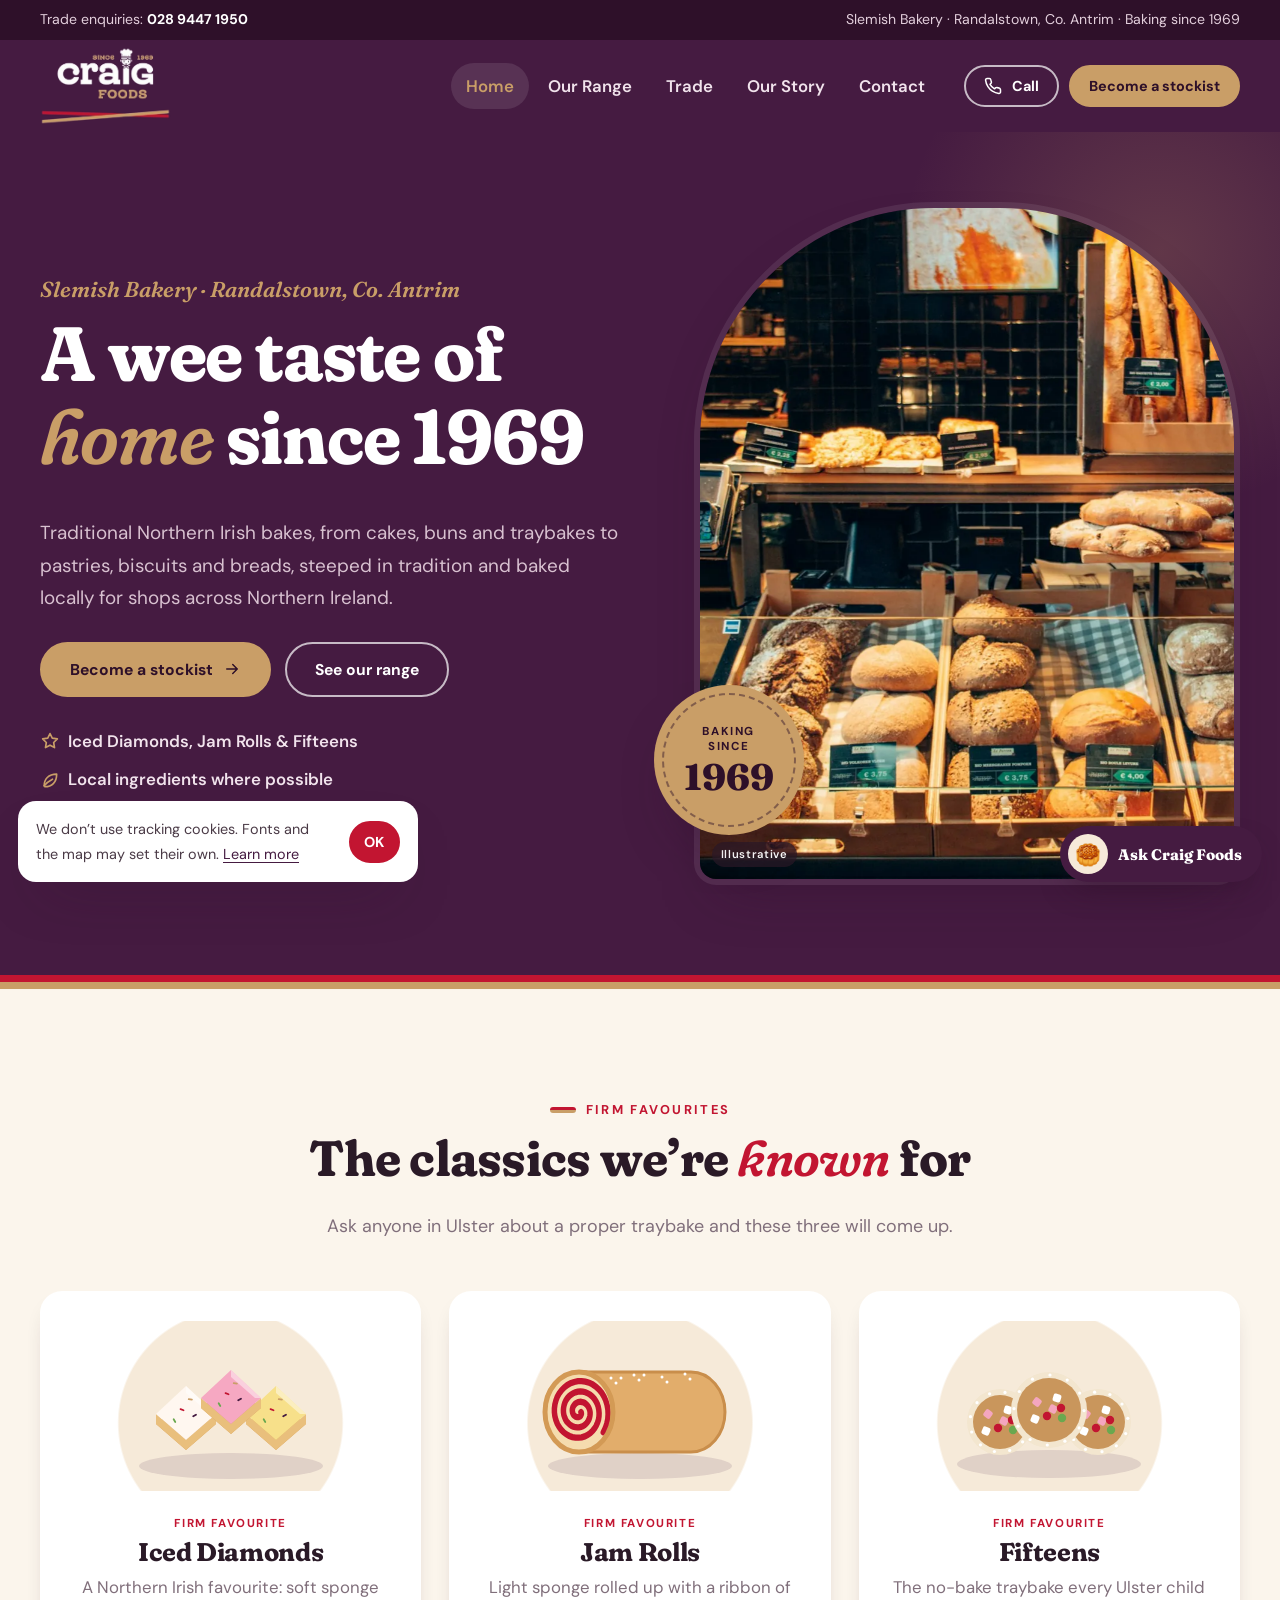
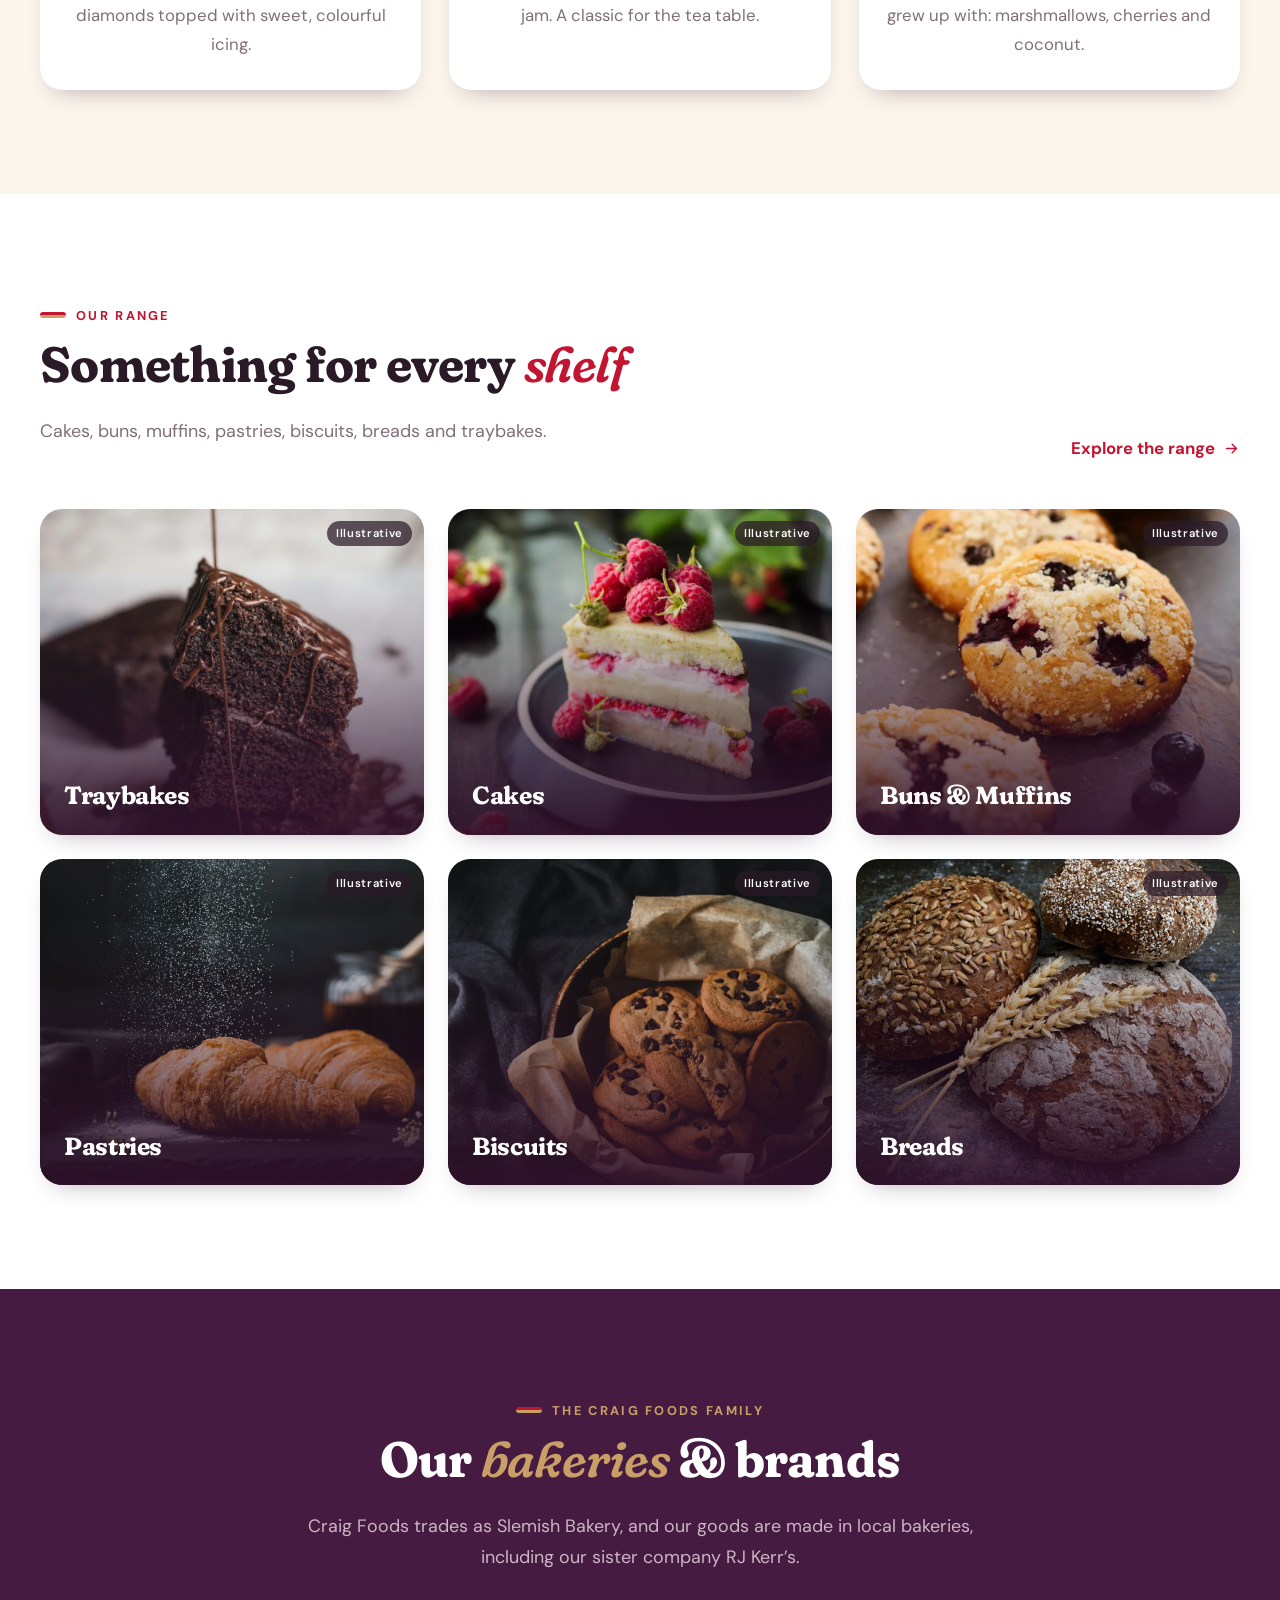
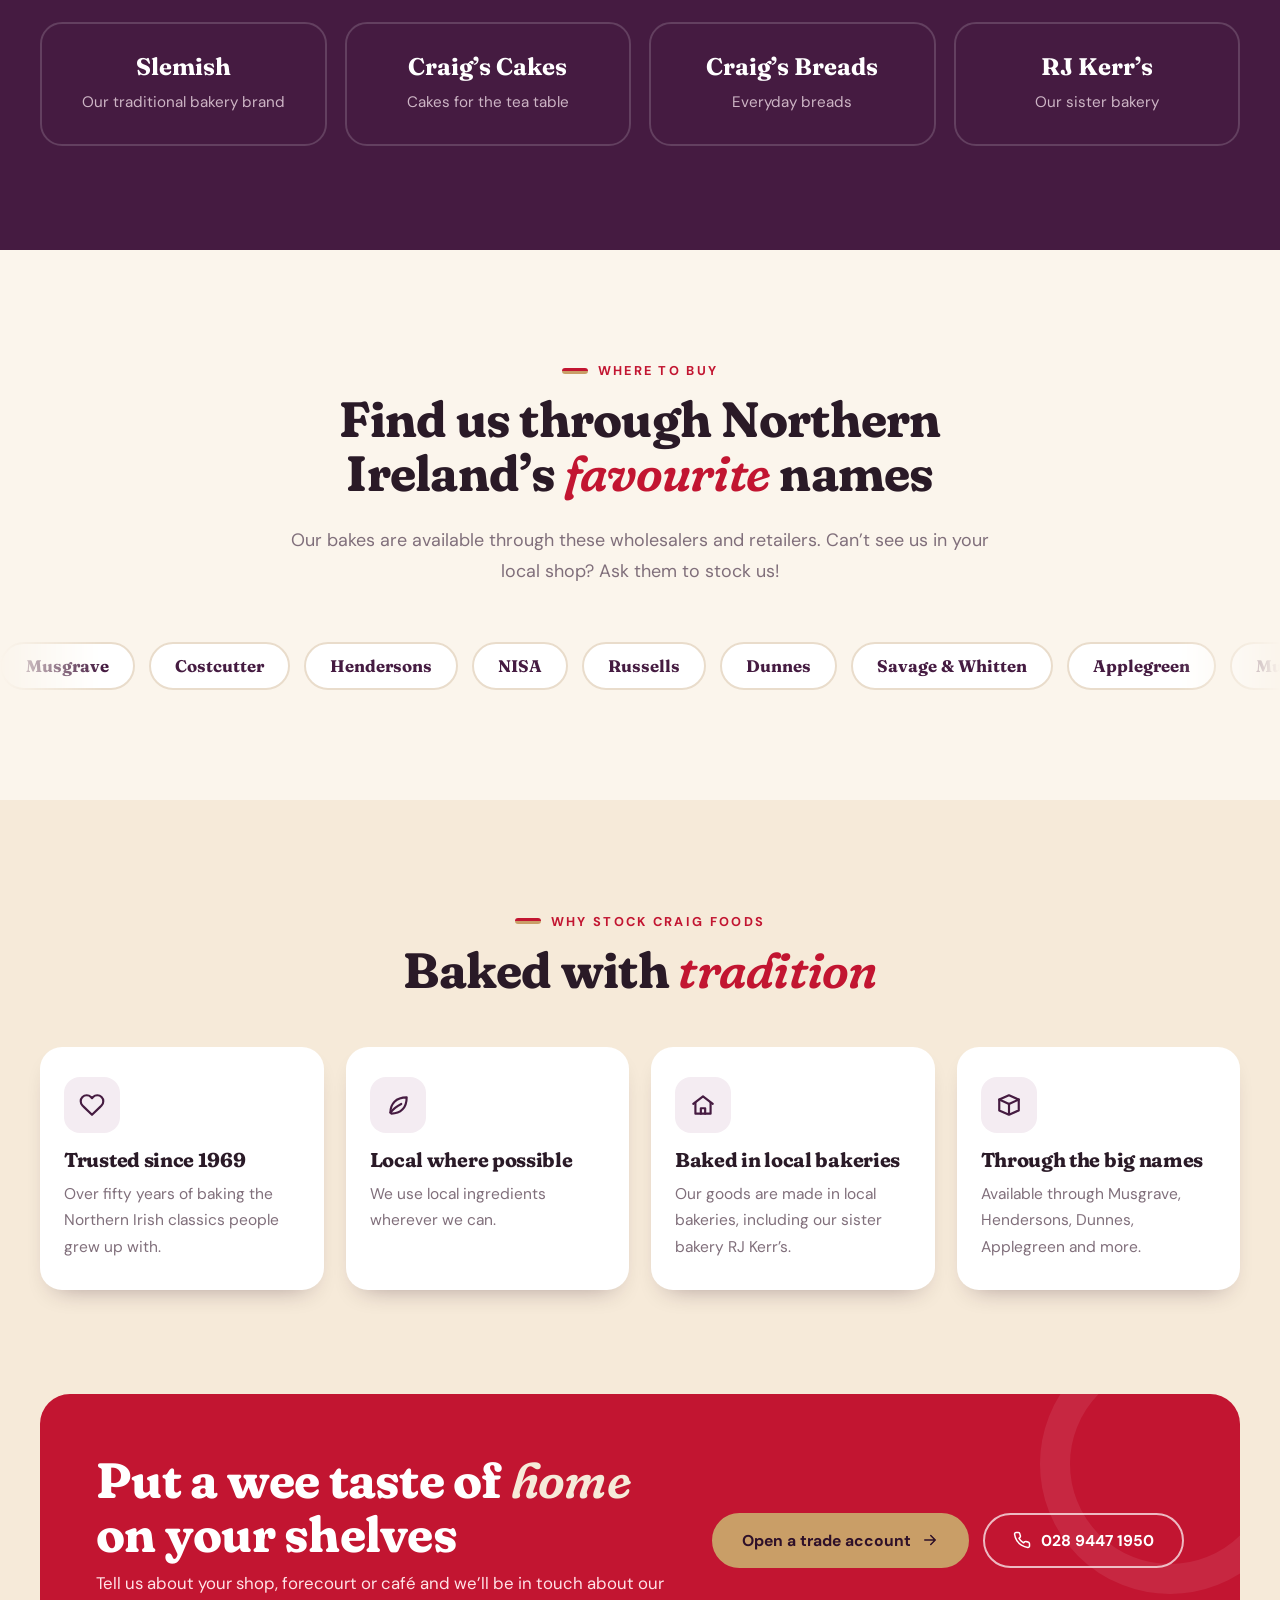
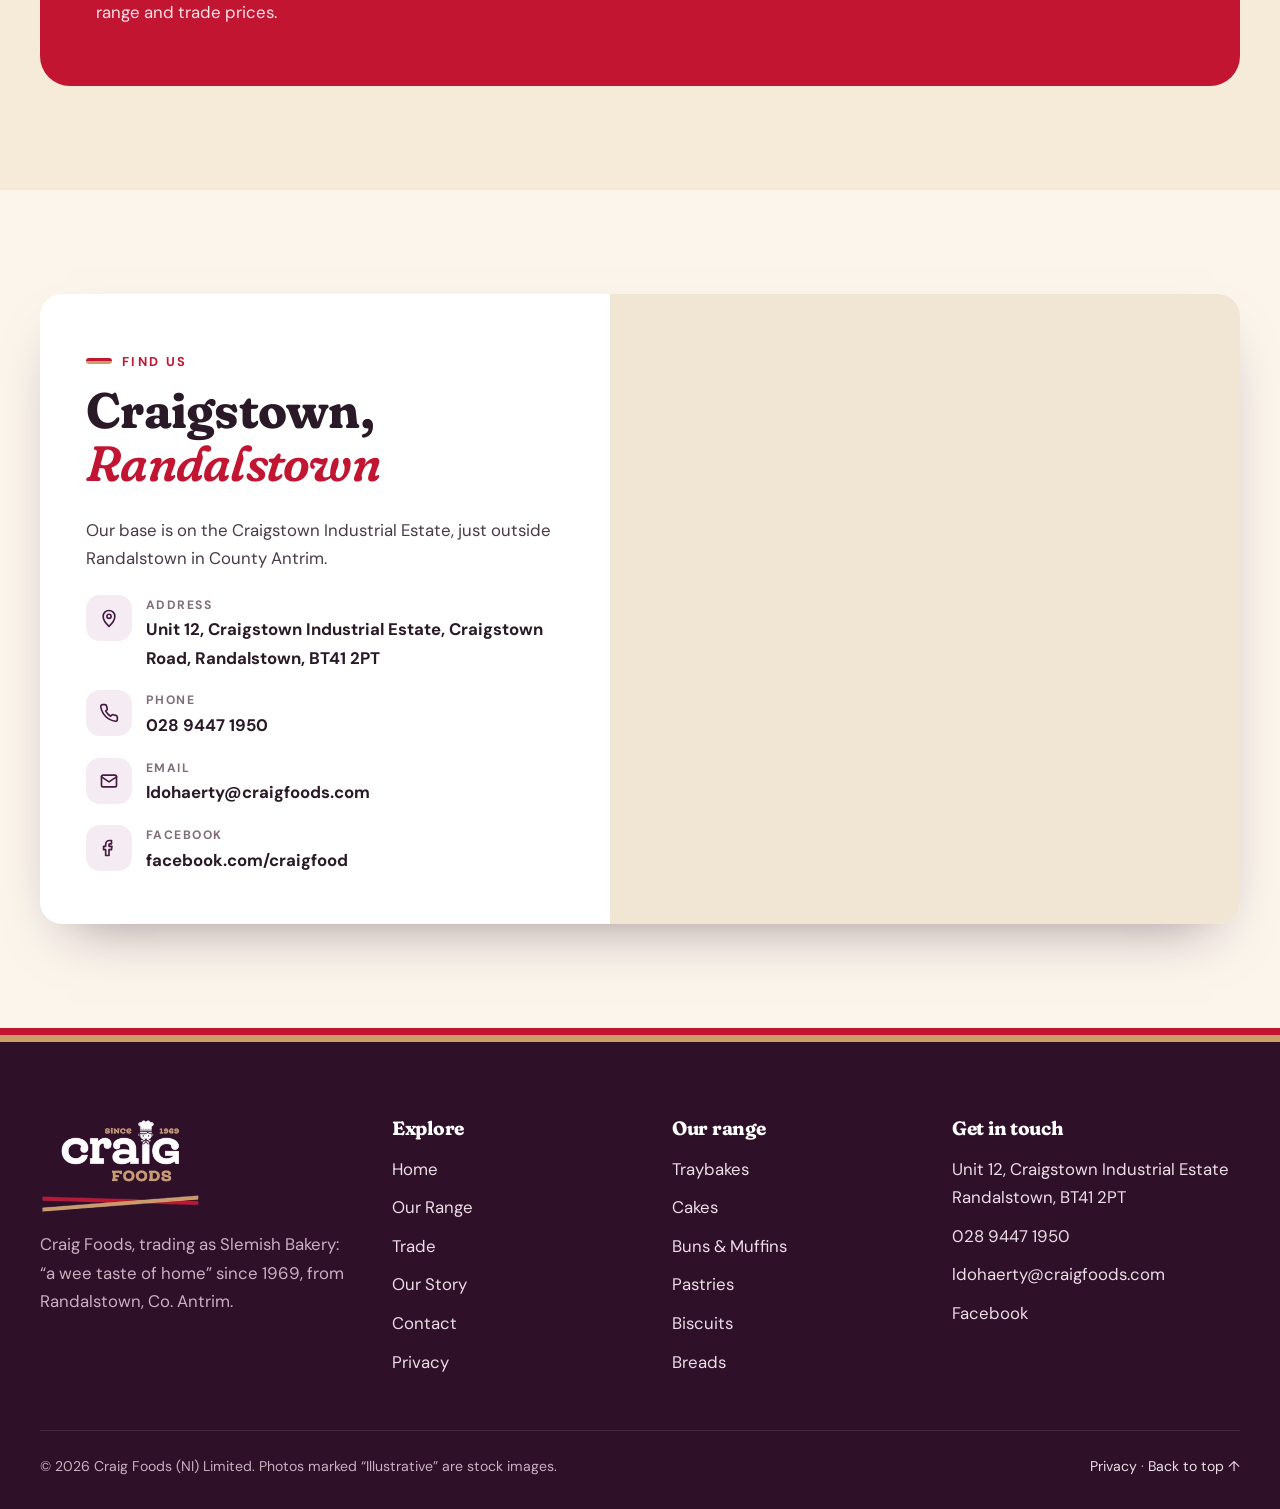
<file: craig-foods-WEBSITE/index.html>
<!doctype html>
<html lang="en-GB" class="no-js">
<head>
<meta charset="utf-8">
<meta name="viewport" content="width=device-width, initial-scale=1, viewport-fit=cover">
<title>Craig Foods | Slemish Bakery | Wholesale Bakery, Randalstown NI</title>
<meta name="description" content="Craig Foods, trading as Slemish Bakery, has baked traditional Northern Irish cakes, buns, traybakes, pastries, biscuits and breads in Randalstown, Co. Antrim, since 1969.">
<link rel="canonical" href="https://www.craigfoods.com/">
<meta name="theme-color" content="#451b41">
<meta name="geo.region" content="GB-NIR"><meta name="geo.placename" content="Randalstown">
<meta property="og:type" content="website">
<meta property="og:site_name" content="Craig Foods">
<meta property="og:title" content="Craig Foods | Slemish Bakery | Wholesale Bakery, Randalstown NI">
<meta property="og:description" content="Craig Foods, trading as Slemish Bakery, has baked traditional Northern Irish cakes, buns, traybakes, pastries, biscuits and breads in Randalstown, Co. Antrim, since 1969.">
<meta property="og:url" content="https://www.craigfoods.com/">
<meta property="og:image" content="https://www.craigfoods.com/og-image.jpg">
<meta property="og:locale" content="en_GB">
<meta name="twitter:card" content="summary_large_image">
<link rel="icon" href="favicon.png" type="image/png">
<link rel="apple-touch-icon" href="favicon.png">
<link rel="manifest" href="site.webmanifest">
<link rel="preconnect" href="https://fonts.googleapis.com">
<link rel="preconnect" href="https://fonts.gstatic.com" crossorigin>
<link href="https://fonts.googleapis.com/css2?family=DM+Sans:opsz,wght@9..40,400;9..40,500;9..40,600;9..40,700&family=Fraunces:ital,opsz,wght,SOFT,WONK@0,9..144,600..800,100,1;1,9..144,600..700,100,1&display=swap" rel="stylesheet">
<link rel="stylesheet" href="styles.css">
<script type="application/ld+json">{"@context": "https://schema.org", "@type": "Organization", "name": "Craig Foods", "alternateName": "Slemish Bakery", "url": "https://www.craigfoods.com", "logo": "https://www.craigfoods.com/craig-logo.png", "telephone": "+442894471950", "email": "ldohaerty@craigfoods.com", "foundingDate": "1969", "sameAs": ["https://www.facebook.com/craigfood/"], "address": {"@type": "PostalAddress", "streetAddress": "Unit 12, Craigstown Industrial Estate, Craigstown Road", "addressLocality": "Randalstown", "addressRegion": "County Antrim", "postalCode": "BT41 2PT", "addressCountry": "GB"}, "description": "Wholesale bakery in Randalstown, Co. Antrim, baking cakes, buns, muffins, pastries, biscuits, breads and traybakes since 1969."}</script>
<script defer src="site-config.js"></script>
<script defer src="main.js"></script>
<script defer src="chatbot.js"></script>
</head>
<body>
<a class="skip" href="#main">Skip to content</a>
<div class="topbar"><div class="wrap"><span>Trade enquiries: <a href="tel:+442894471950">028 9447 1950</a></span><span class="hide-s">Slemish Bakery · Randalstown, Co. Antrim · Baking since 1969</span></div></div>
<header class="hdr">
  <div class="wrap hdr-in">
    <a class="logo" href="index.html" aria-label="Craig Foods home"><img src="craig-logo.png" alt="Craig Foods, since 1969" width="131" height="78"></a>
    <nav class="nav" id="nav" aria-label="Main"><ul><li><a href="index.html" aria-current="page">Home</a></li><li><a href="range.html">Our Range</a></li><li><a href="trade.html">Trade</a></li><li><a href="about.html">Our Story</a></li><li><a href="contact.html">Contact</a></li>
      <li class="m-only"><a class="btn btn-gold btn-block" href="trade.html#apply">Become a stockist <svg class="arr" viewBox="0 0 24 24" fill="none" stroke="currentColor" stroke-width="2" stroke-linecap="round" stroke-linejoin="round" aria-hidden="true"><path d="M5 12h14M13 6l6 6-6 6"/></svg></a></li>
      <li class="m-only"><a class="btn btn-light btn-block" href="tel:+442894471950"><svg viewBox="0 0 24 24" fill="none" stroke="currentColor" stroke-width="2" stroke-linecap="round" stroke-linejoin="round" aria-hidden="true"><path d="M22 16.9v3a2 2 0 0 1-2.2 2 19.8 19.8 0 0 1-8.6-3.1 19.5 19.5 0 0 1-6-6A19.8 19.8 0 0 1 2.1 4.2 2 2 0 0 1 4.1 2h3a2 2 0 0 1 2 1.7c.1.9.4 1.8.7 2.7a2 2 0 0 1-.5 2.1L8 9.8a16 16 0 0 0 6 6l1.3-1.3a2 2 0 0 1 2.1-.4c.9.3 1.8.6 2.7.7a2 2 0 0 1 1.7 2z"/></svg> 028 9447 1950</a></li></ul></nav>
    <div class="hdr-cta">
      <a class="btn btn-light btn-sm" href="tel:+442894471950"><svg viewBox="0 0 24 24" fill="none" stroke="currentColor" stroke-width="2" stroke-linecap="round" stroke-linejoin="round" aria-hidden="true"><path d="M22 16.9v3a2 2 0 0 1-2.2 2 19.8 19.8 0 0 1-8.6-3.1 19.5 19.5 0 0 1-6-6A19.8 19.8 0 0 1 2.1 4.2 2 2 0 0 1 4.1 2h3a2 2 0 0 1 2 1.7c.1.9.4 1.8.7 2.7a2 2 0 0 1-.5 2.1L8 9.8a16 16 0 0 0 6 6l1.3-1.3a2 2 0 0 1 2.1-.4c.9.3 1.8.6 2.7.7a2 2 0 0 1 1.7 2z"/></svg> Call</a>
      <a class="btn btn-gold btn-sm" href="trade.html#apply">Become a stockist</a>
      <button class="burger" aria-label="Open menu" aria-expanded="false" aria-controls="nav"><span></span><span></span><span></span></button>
    </div>
  </div>
</header>
<main id="main">
<section class="hero"><div class="wrap hero-in">
  <div><div class="load"><p class="script">Slemish Bakery · Randalstown, Co. Antrim</p>
    <h1>A wee taste of <em>home</em> since 1969</h1>
    <p class="lead">Traditional Northern Irish bakes, from cakes, buns and traybakes to pastries, biscuits and breads, steeped in tradition and baked locally for shops across Northern Ireland.</p></div>
    <div class="load"><div class="btn-row"><a class="btn btn-gold" href="trade.html#apply">Become a stockist <svg class="arr" viewBox="0 0 24 24" fill="none" stroke="currentColor" stroke-width="2" stroke-linecap="round" stroke-linejoin="round" aria-hidden="true"><path d="M5 12h14M13 6l6 6-6 6"/></svg></a><a class="btn btn-light" href="range.html">See our range</a></div>
    <ul class="hero-facts"><li><svg viewBox="0 0 24 24" fill="none" stroke="currentColor" stroke-width="2" stroke-linecap="round" stroke-linejoin="round" aria-hidden="true"><path d="m12 3 2.7 5.6 6.1.9-4.4 4.3 1 6.1L12 17l-5.4 2.9 1-6.1L3.2 9.5l6.1-.9z"/></svg> Iced Diamonds, Jam Rolls &amp; Fifteens</li><li><svg viewBox="0 0 24 24" fill="none" stroke="currentColor" stroke-width="2" stroke-linecap="round" stroke-linejoin="round" aria-hidden="true"><path d="M5 19c0-8 5-14 15-14 0 10-6 15-14 15"/><path d="M5 19c3-4 6-6 10-8"/></svg> Local ingredients where possible</li></ul></div></div>
  <div class="hero-pic load"><div class="ph"><img src="hero-bakery-counter.webp" alt="A counter full of fresh traditional bakes" width="1500" height="1117" decoding="async"><span class="lbl">Illustrative</span></div>
    <div class="stamp"><span>Baking<br>since<b>1969</b></span></div></div>
</div><div class="stripes" aria-hidden="true"></div></section>

<section class="sec" id="favourites"><div class="wrap"><div class="head center rv"><span class="eyebrow">Firm favourites</span><h2>The classics we’re <em>known</em> for</h2><p>Ask anyone in Ulster about a proper traybake and these three will come up.</p></div>
  <div class="favs"><article class="fav rv d1"><div class="art"><svg viewBox="0 0 210 160" role="img" aria-label="Illustration of Iced Diamonds"><ellipse cx="105" cy="140" rx="92" ry="13" fill="#451b41" opacity=".12"/>
<polygon points="60,72 90,98 60,124 30,98" fill="#d8a15e"/><polygon points="30,88 60,114 90,88 90,98 60,124 30,98" fill="#e9bf7c"/><polygon points="60,60 90,88 60,114 30,88" fill="#fff7f0"/><polygon points="60,60 90,88 84,88 60,67" fill="#fff" opacity=".45"/><rect x="54" y="82" width="5" height="1.8" rx=".9" fill="#c21531" transform="rotate(20 54 82)"/><rect x="66" y="90" width="5" height="1.8" rx=".9" fill="#451b41" transform="rotate(-30 66 90)"/><rect x="48" y="92" width="5" height="1.8" rx=".9" fill="#6aa84f" transform="rotate(60 48 92)"/><rect x="62" y="72" width="5" height="1.8" rx=".9" fill="#c99e67" transform="rotate(10 62 72)"/><polygon points="150,72 180,98 150,124 120,98" fill="#d8a15e"/><polygon points="120,88 150,114 180,88 180,98 150,124 120,98" fill="#e9bf7c"/><polygon points="150,60 180,88 150,114 120,88" fill="#f7e08a"/><polygon points="150,60 180,88 174,88 150,67" fill="#fff" opacity=".45"/><rect x="144" y="82" width="5" height="1.8" rx=".9" fill="#c21531" transform="rotate(20 144 82)"/><rect x="156" y="90" width="5" height="1.8" rx=".9" fill="#451b41" transform="rotate(-30 156 90)"/><rect x="138" y="92" width="5" height="1.8" rx=".9" fill="#6aa84f" transform="rotate(60 138 92)"/><rect x="152" y="72" width="5" height="1.8" rx=".9" fill="#c99e67" transform="rotate(10 152 72)"/><polygon points="105,56 135,82 105,108 75,82" fill="#d8a15e"/><polygon points="75,72 105,98 135,72 135,82 105,108 75,82" fill="#e9bf7c"/><polygon points="105,44 135,72 105,98 75,72" fill="#f6a8c2"/><polygon points="105,44 135,72 129,72 105,51" fill="#fff" opacity=".45"/><rect x="99" y="66" width="5" height="1.8" rx=".9" fill="#c21531" transform="rotate(20 99 66)"/><rect x="111" y="74" width="5" height="1.8" rx=".9" fill="#451b41" transform="rotate(-30 111 74)"/><rect x="93" y="76" width="5" height="1.8" rx=".9" fill="#6aa84f" transform="rotate(60 93 76)"/><rect x="107" y="56" width="5" height="1.8" rx=".9" fill="#c99e67" transform="rotate(10 107 56)"/></svg></div><span class="tag">Firm favourite</span><h3>Iced Diamonds</h3><p>A Northern Irish favourite: soft sponge diamonds topped with sweet, colourful icing.</p></article><article class="fav rv d2"><div class="art"><svg viewBox="0 0 210 160" role="img" aria-label="Illustration of a Jam Roll"><ellipse cx="105" cy="140" rx="92" ry="13" fill="#451b41" opacity=".12"/>
<path d="M44 46h112a34 40 0 0 1 0 80H44z" fill="#e2ad6b"/><path d="M44 46h112a34 40 0 0 1 0 80H44" fill="none" stroke="#c98e4b" stroke-width="3"/><circle cx="40" cy="48" r="1.5" fill="#fff"/><circle cx="63" cy="55" r="1.5" fill="#fff"/><circle cx="86" cy="52" r="1.5" fill="#fff"/><circle cx="109" cy="49" r="1.5" fill="#fff"/><circle cx="132" cy="56" r="1.5" fill="#fff"/><circle cx="155" cy="53" r="1.5" fill="#fff"/><circle cx="58" cy="50" r="1.5" fill="#fff"/><circle cx="81" cy="57" r="1.5" fill="#fff"/><circle cx="104" cy="54" r="1.5" fill="#fff"/><circle cx="127" cy="51" r="1.5" fill="#fff"/><circle cx="150" cy="48" r="1.5" fill="#fff"/><circle cx="53" cy="55" r="1.5" fill="#fff"/><circle cx="76" cy="52" r="1.5" fill="#fff"/><circle cx="99" cy="49" r="1.5" fill="#fff"/>
<ellipse cx="44" cy="86" rx="34" ry="40" fill="#f5dcae"/><path d="M46.0,86.0 L46.2,86.3 L46.3,86.7 L46.4,87.1 L46.4,87.5 L46.3,87.9 L46.1,88.4 L45.9,88.8 L45.6,89.3 L45.2,89.6 L44.7,90.0 L44.1,90.2 L43.5,90.4 L42.9,90.5 L42.2,90.5 L41.5,90.3 L40.8,90.1 L40.1,89.7 L39.4,89.3 L38.8,88.7 L38.3,88.0 L37.9,87.2 L37.6,86.4 L37.4,85.5 L37.3,84.5 L37.4,83.5 L37.7,82.5 L38.0,81.5 L38.6,80.6 L39.3,79.8 L40.1,79.0 L41.0,78.3 L42.1,77.8 L43.2,77.4 L44.5,77.2 L45.7,77.1 L47.0,77.3 L48.3,77.6 L49.6,78.1 L50.7,78.8 L51.8,79.7 L52.8,80.7 L53.6,81.9 L54.3,83.3 L54.8,84.7 L55.1,86.3 L55.1,87.8 L54.9,89.4 L54.5,91.0 L53.9,92.5 L53.0,94.0 L52.0,95.3 L50.7,96.5 L49.3,97.5 L47.6,98.4 L45.9,98.9 L44.1,99.3 L42.2,99.4 L40.3,99.2 L38.4,98.7 L36.6,98.0 L34.9,97.0 L33.3,95.7 L31.8,94.3 L30.6,92.6 L29.7,90.7 L28.9,88.7 L28.5,86.6 L28.4,84.4 L28.6,82.2 L29.1,80.0 L29.9,77.8 L31.0,75.8 L32.4,74.0 L34.1,72.3 L36.0,70.9 L38.1,69.7 L40.4,68.9 L42.8,68.3 L45.3,68.1 L47.9,68.3 L50.4,68.8 L52.8,69.7 L55.1,70.9 L57.2,72.5 L59.2,74.3 L60.8,76.5 L62.2,78.8 L63.2,81.4 L63.8,84.1 L64.1,86.9 L64.0,89.7 L63.5,92.6 L62.5,95.3 L61.2,97.9 L59.5,100.3 L57.5,102.5 L55.2,104.4 L52.6,106.0 L49.7,107.2 L46.7,108.0 L43.6,108.3 L40.5,108.3 L37.4,107.8 L34.3,106.8 L31.4,105.4 L28.7,103.6 L26.2,101.4 L24.1,98.9 L22.3,96.1 L20.9,93.0 L19.9,89.7 L19.4,86.3 L19.4,82.9 L19.9,79.4 L20.9,76.0 L22.3,72.8 L24.2,69.8 L26.6,67.0 L29.3,64.6 L32.3,62.6 L35.6,61.0 L39.2,59.9 L42.9,59.2 L46.6,59.1 L50.4,59.6 L54.1,60.5 L57.6,62.0 L61.0,64.0 L64.0,66.5 L66.7,69.3 L69.0,72.6 L70.8,76.1 L72.1,79.9 L72.9,83.9 L73.1,88.0 L72.8,92.1 L71.8,96.1 L70.3,100.0 L68.3,103.6" fill="none" stroke="#c21531" stroke-width="5.5" stroke-linecap="round" transform="scale(1 1.15) translate(0 -11.2)"/>
<ellipse cx="44" cy="86" rx="34" ry="40" fill="none" stroke="#d39a55" stroke-width="5"/></svg></div><span class="tag">Firm favourite</span><h3>Jam Rolls</h3><p>Light sponge rolled up with a ribbon of jam. A classic for the tea table.</p></article><article class="fav rv d3"><div class="art"><svg viewBox="0 0 210 160" role="img" aria-label="Illustration of Fifteens traybake slices"><ellipse cx="105" cy="138" rx="92" ry="14" fill="#451b41" opacity=".12"/>
<circle cx="56" cy="96" r="33" fill="#f3e6cf"/><circle cx="56" cy="96" r="27" fill="#c9965c"/><rect x="40" y="84" width="8" height="8" rx="2" fill="#f4a6bf" transform="rotate(36 44 88)"/><rect x="60" y="80" width="8" height="8" rx="2" fill="#fff" transform="rotate(16 64 84)"/><circle cx="54" cy="102" r="4.2" fill="#c21531"/><circle cx="69" cy="104" r="4.2" fill="#6aa84f"/><rect x="56" y="91" width="8" height="8" rx="2" fill="#f4a6bf" transform="rotate(28 60 95)"/><rect x="38" y="101" width="8" height="8" rx="2" fill="#fff" transform="rotate(22 42 105)"/><circle cx="68" cy="94" r="4.2" fill="#c21531"/><circle cx="85.4" cy="102.0" r="1.6" fill="#fff"/><circle cx="78.6" cy="115.8" r="1.6" fill="#fff"/><circle cx="65.7" cy="124.4" r="1.6" fill="#fff"/><circle cx="50.4" cy="125.5" r="1.6" fill="#fff"/><circle cx="36.5" cy="118.8" r="1.6" fill="#fff"/><circle cx="27.7" cy="106.0" r="1.6" fill="#fff"/><circle cx="26.5" cy="90.7" r="1.6" fill="#fff"/><circle cx="33.0" cy="76.7" r="1.6" fill="#fff"/><circle cx="45.6" cy="67.8" r="1.6" fill="#fff"/><circle cx="61.0" cy="66.4" r="1.6" fill="#fff"/><circle cx="75.0" cy="72.8" r="1.6" fill="#fff"/><circle cx="84.0" cy="85.3" r="1.6" fill="#fff"/><circle cx="154" cy="96" r="33" fill="#f3e6cf"/><circle cx="154" cy="96" r="27" fill="#c9965c"/><rect x="138" y="84" width="8" height="8" rx="2" fill="#f4a6bf" transform="rotate(36 142 88)"/><rect x="158" y="80" width="8" height="8" rx="2" fill="#fff" transform="rotate(16 162 84)"/><circle cx="152" cy="102" r="4.2" fill="#c21531"/><circle cx="167" cy="104" r="4.2" fill="#6aa84f"/><rect x="154" y="91" width="8" height="8" rx="2" fill="#f4a6bf" transform="rotate(28 158 95)"/><rect x="136" y="101" width="8" height="8" rx="2" fill="#fff" transform="rotate(22 140 105)"/><circle cx="166" cy="94" r="4.2" fill="#c21531"/><circle cx="141.5" cy="123.3" r="1.6" fill="#fff"/><circle cx="129.6" cy="113.5" r="1.6" fill="#fff"/><circle cx="124.2" cy="99.0" r="1.6" fill="#fff"/><circle cx="126.6" cy="83.8" r="1.6" fill="#fff"/><circle cx="136.3" cy="71.8" r="1.6" fill="#fff"/><circle cx="150.6" cy="66.2" r="1.6" fill="#fff"/><circle cx="165.9" cy="68.5" r="1.6" fill="#fff"/><circle cx="178.0" cy="78.0" r="1.6" fill="#fff"/><circle cx="183.8" cy="92.3" r="1.6" fill="#fff"/><circle cx="181.7" cy="107.6" r="1.6" fill="#fff"/><circle cx="172.3" cy="119.8" r="1.6" fill="#fff"/><circle cx="158.0" cy="125.7" r="1.6" fill="#fff"/><circle cx="105" cy="84" r="38" fill="#f3e6cf"/><circle cx="105" cy="84" r="32" fill="#c9965c"/><rect x="89" y="72" width="8" height="8" rx="2" fill="#f4a6bf" transform="rotate(36 93 76)"/><rect x="109" y="68" width="8" height="8" rx="2" fill="#fff" transform="rotate(16 113 72)"/><circle cx="103" cy="90" r="4.2" fill="#c21531"/><circle cx="118" cy="92" r="4.2" fill="#6aa84f"/><rect x="105" y="79" width="8" height="8" rx="2" fill="#f4a6bf" transform="rotate(28 109 83)"/><rect x="87" y="89" width="8" height="8" rx="2" fill="#fff" transform="rotate(22 91 93)"/><circle cx="117" cy="82" r="4.2" fill="#c21531"/><circle cx="120.9" cy="115.2" r="1.6" fill="#fff"/><circle cx="103.3" cy="119.0" r="1.6" fill="#fff"/><circle cx="86.1" cy="113.5" r="1.6" fill="#fff"/><circle cx="74.0" cy="100.2" r="1.6" fill="#fff"/><circle cx="70.0" cy="82.7" r="1.6" fill="#fff"/><circle cx="75.3" cy="65.5" r="1.6" fill="#fff"/><circle cx="88.5" cy="53.2" r="1.6" fill="#fff"/><circle cx="106.0" cy="49.0" r="1.6" fill="#fff"/><circle cx="123.2" cy="54.1" r="1.6" fill="#fff"/><circle cx="135.7" cy="67.1" r="1.6" fill="#fff"/><circle cx="140.0" cy="84.6" r="1.6" fill="#fff"/><circle cx="135.1" cy="101.9" r="1.6" fill="#fff"/></svg></div><span class="tag">Firm favourite</span><h3>Fifteens</h3><p>The no-bake traybake every Ulster child grew up with: marshmallows, cherries and coconut.</p></article></div></div></section>

<section class="sec sec-white"><div class="wrap"><div class="head-row"><div class="head rv"><span class="eyebrow">Our range</span><h2>Something for every <em>shelf</em></h2><p>Cakes, buns, muffins, pastries, biscuits, breads and traybakes.</p></div><a class="link rv" href="range.html">Explore the range <svg class="arr" viewBox="0 0 24 24" fill="none" stroke="currentColor" stroke-width="2" stroke-linecap="round" stroke-linejoin="round" aria-hidden="true"><path d="M5 12h14M13 6l6 6-6 6"/></svg></a></div>
  <div class="range"><a class="rcard rv d1" href="range.html?tab=traybakes"><img src="brownies.webp" alt="Traybakes" width="800" height="680" loading="lazy" decoding="async"><span class="lbl">Illustrative</span><span class="go"><svg viewBox="0 0 24 24" fill="none" stroke="currentColor" stroke-width="2" stroke-linecap="round" stroke-linejoin="round" aria-hidden="true"><path d="M5 12h14M13 6l6 6-6 6"/></svg></span><div class="txt"><h3>Traybakes</h3><p>Proper Northern Irish traybakes, the kind that disappear from the counter, including our much-loved Fifteens.</p></div></a><a class="rcard rv d2" href="range.html?tab=cakes"><img src="raspberry-cake.webp" alt="Cakes" width="800" height="680" loading="lazy" decoding="async"><span class="lbl">Illustrative</span><span class="go"><svg viewBox="0 0 24 24" fill="none" stroke="currentColor" stroke-width="2" stroke-linecap="round" stroke-linejoin="round" aria-hidden="true"><path d="M5 12h14M13 6l6 6-6 6"/></svg></span><div class="txt"><h3>Cakes</h3><p>Cakes for the shelf and the tea table, from everyday favourites to classics like Iced Diamonds and Jam Rolls.</p></div></a><a class="rcard rv d3" href="range.html?tab=buns"><img src="blueberry-muffins.webp" alt="Buns &amp; Muffins" width="800" height="680" loading="lazy" decoding="async"><span class="lbl">Illustrative</span><span class="go"><svg viewBox="0 0 24 24" fill="none" stroke="currentColor" stroke-width="2" stroke-linecap="round" stroke-linejoin="round" aria-hidden="true"><path d="M5 12h14M13 6l6 6-6 6"/></svg></span><div class="txt"><h3>Buns &amp; Muffins</h3><p>Soft buns and generous muffins, ready for the morning coffee rush or the lunchbox.</p></div></a><a class="rcard rv d1" href="range.html?tab=pastries"><img src="croissants.webp" alt="Pastries" width="800" height="680" loading="lazy" decoding="async"><span class="lbl">Illustrative</span><span class="go"><svg viewBox="0 0 24 24" fill="none" stroke="currentColor" stroke-width="2" stroke-linecap="round" stroke-linejoin="round" aria-hidden="true"><path d="M5 12h14M13 6l6 6-6 6"/></svg></span><div class="txt"><h3>Pastries</h3><p>Flaky, buttery pastries, a grab-and-go favourite in shops and forecourts.</p></div></a><a class="rcard rv d2" href="range.html?tab=biscuits"><img src="cookies.webp" alt="Biscuits" width="800" height="680" loading="lazy" decoding="async"><span class="lbl">Illustrative</span><span class="go"><svg viewBox="0 0 24 24" fill="none" stroke="currentColor" stroke-width="2" stroke-linecap="round" stroke-linejoin="round" aria-hidden="true"><path d="M5 12h14M13 6l6 6-6 6"/></svg></span><div class="txt"><h3>Biscuits</h3><p>Biscuits made for dunking: a cup of tea’s best friend.</p></div></a><a class="rcard rv d3" href="range.html?tab=breads"><img src="bread-loaves.webp" alt="Breads" width="800" height="680" loading="lazy" decoding="async"><span class="lbl">Illustrative</span><span class="go"><svg viewBox="0 0 24 24" fill="none" stroke="currentColor" stroke-width="2" stroke-linecap="round" stroke-linejoin="round" aria-hidden="true"><path d="M5 12h14M13 6l6 6-6 6"/></svg></span><div class="txt"><h3>Breads</h3><p>Everyday breads with a wee taste of home, baked in local bakeries.</p></div></a></div></div></section>

<section class="sec sec-plum"><div class="wrap"><div class="head center rv"><span class="eyebrow">The Craig Foods family</span><h2>Our <em>bakeries</em> &amp; brands</h2><p>Craig Foods trades as Slemish Bakery, and our goods are made in local bakeries, including our sister company RJ Kerr’s.</p></div>
  <div class="brands"><div class="brand rv d1"><b>Slemish</b><span>Our traditional bakery brand</span></div><div class="brand rv d2"><b>Craig’s Cakes</b><span>Cakes for the tea table</span></div><div class="brand rv d3"><b>Craig’s Breads</b><span>Everyday breads</span></div><div class="brand rv d4"><b>RJ Kerr’s</b><span>Our sister bakery</span></div></div></div></section>

<section class="sec"><div class="wrap"><div class="head center rv"><span class="eyebrow">Where to buy</span><h2>Find us through Northern Ireland’s <em>favourite</em> names</h2><p>Our bakes are available through these wholesalers and retailers. Can’t see us in your local shop? Ask them to stock us!</p></div></div>
  <div class="marquee" aria-label="Where to buy: Musgrave, Costcutter, Hendersons, NISA, Russells, Dunnes, Savage and Whitten, Applegreen"><div class="track" aria-hidden="true"><span>Musgrave</span><span>Costcutter</span><span>Hendersons</span><span>NISA</span><span>Russells</span><span>Dunnes</span><span>Savage &amp; Whitten</span><span>Applegreen</span><span>Musgrave</span><span>Costcutter</span><span>Hendersons</span><span>NISA</span><span>Russells</span><span>Dunnes</span><span>Savage &amp; Whitten</span><span>Applegreen</span></div></div></section>

<section class="sec sec-gold"><div class="wrap"><div class="head center rv"><span class="eyebrow">Why stock Craig Foods</span><h2>Baked with <em>tradition</em></h2></div>
  <div class="feats"><div class="feat rv d1"><i><svg viewBox="0 0 24 24" fill="none" stroke="currentColor" stroke-width="2" stroke-linecap="round" stroke-linejoin="round" aria-hidden="true"><path d="M20.8 4.6a5.5 5.5 0 0 0-7.8 0L12 5.7l-1-1.1a5.5 5.5 0 0 0-7.8 7.8l1 1.1L12 21l7.8-7.5 1-1.1a5.5 5.5 0 0 0 0-7.8z"/></svg></i><h3>Trusted since 1969</h3><p>Over fifty years of baking the Northern Irish classics people grew up with.</p></div><div class="feat rv d2"><i><svg viewBox="0 0 24 24" fill="none" stroke="currentColor" stroke-width="2" stroke-linecap="round" stroke-linejoin="round" aria-hidden="true"><path d="M5 19c0-8 5-14 15-14 0 10-6 15-14 15"/><path d="M5 19c3-4 6-6 10-8"/></svg></i><h3>Local where possible</h3><p>We use local ingredients wherever we can.</p></div><div class="feat rv d3"><i><svg viewBox="0 0 24 24" fill="none" stroke="currentColor" stroke-width="2" stroke-linecap="round" stroke-linejoin="round" aria-hidden="true"><path d="M3 11 12 4l9 7"/><path d="M5 10v10h14V10"/><path d="M10 20v-5h4v5"/></svg></i><h3>Baked in local bakeries</h3><p>Our goods are made in local bakeries, including our sister bakery RJ Kerr’s.</p></div><div class="feat rv d4"><i><svg viewBox="0 0 24 24" fill="none" stroke="currentColor" stroke-width="2" stroke-linecap="round" stroke-linejoin="round" aria-hidden="true"><path d="m3 7 9-4 9 4-9 4z"/><path d="M3 7v10l9 4 9-4V7M12 11v10"/></svg></i><h3>Through the big names</h3><p>Available through Musgrave, Hendersons, Dunnes, Applegreen and more.</p></div></div></div></section>
<section class="sec sec-gold" style="padding-top:0"><div class="wrap"><div class="cta-band rv"><div><h2>Put a wee taste of <em>home</em> on your shelves</h2><p>Tell us about your shop, forecourt or café and we’ll be in touch about our range and trade prices.</p></div>
  <div class="btn-row"><a class="btn btn-gold" href="trade.html#apply">Open a trade account <svg class="arr" viewBox="0 0 24 24" fill="none" stroke="currentColor" stroke-width="2" stroke-linecap="round" stroke-linejoin="round" aria-hidden="true"><path d="M5 12h14M13 6l6 6-6 6"/></svg></a><a class="btn btn-light" href="tel:+442894471950"><svg viewBox="0 0 24 24" fill="none" stroke="currentColor" stroke-width="2" stroke-linecap="round" stroke-linejoin="round" aria-hidden="true"><path d="M22 16.9v3a2 2 0 0 1-2.2 2 19.8 19.8 0 0 1-8.6-3.1 19.5 19.5 0 0 1-6-6A19.8 19.8 0 0 1 2.1 4.2 2 2 0 0 1 4.1 2h3a2 2 0 0 1 2 1.7c.1.9.4 1.8.7 2.7a2 2 0 0 1-.5 2.1L8 9.8a16 16 0 0 0 6 6l1.3-1.3a2 2 0 0 1 2.1-.4c.9.3 1.8.6 2.7.7a2 2 0 0 1 1.7 2z"/></svg> 028 9447 1950</a></div></div></div></section>
<section class="sec" id="visit"><div class="wrap"><div class="visit rv">
  <div class="info"><span class="eyebrow">Find us</span><h2>Craigstown, <em>Randalstown</em></h2><p>Our base is on the Craigstown Industrial Estate, just outside Randalstown in County Antrim.</p>
    <ul class="vlist">
      <li><i><svg viewBox="0 0 24 24" fill="none" stroke="currentColor" stroke-width="2" stroke-linecap="round" stroke-linejoin="round" aria-hidden="true"><path d="M12 22s7-6.1 7-12a7 7 0 0 0-14 0c0 5.9 7 12 7 12z"/><circle cx="12" cy="10" r="2.5"/></svg></i><div><small>Address</small><a href="https://www.google.com/maps/search/?api=1&amp;query=Craig+Foods,+Craigstown+Industrial+Estate,+Randalstown+BT41+2PT" target="_blank" rel="noopener">Unit 12, Craigstown Industrial Estate, Craigstown Road, Randalstown, BT41 2PT</a></div></li>
      <li><i><svg viewBox="0 0 24 24" fill="none" stroke="currentColor" stroke-width="2" stroke-linecap="round" stroke-linejoin="round" aria-hidden="true"><path d="M22 16.9v3a2 2 0 0 1-2.2 2 19.8 19.8 0 0 1-8.6-3.1 19.5 19.5 0 0 1-6-6A19.8 19.8 0 0 1 2.1 4.2 2 2 0 0 1 4.1 2h3a2 2 0 0 1 2 1.7c.1.9.4 1.8.7 2.7a2 2 0 0 1-.5 2.1L8 9.8a16 16 0 0 0 6 6l1.3-1.3a2 2 0 0 1 2.1-.4c.9.3 1.8.6 2.7.7a2 2 0 0 1 1.7 2z"/></svg></i><div><small>Phone</small><a href="tel:+442894471950">028 9447 1950</a></div></li>
      <li><i><svg viewBox="0 0 24 24" fill="none" stroke="currentColor" stroke-width="2" stroke-linecap="round" stroke-linejoin="round" aria-hidden="true"><rect x="3" y="5" width="18" height="14" rx="2"/><path d="m3 7 9 6 9-6"/></svg></i><div><small>Email</small><a href="mailto:ldohaerty@craigfoods.com">ldohaerty@craigfoods.com</a></div></li>
      <li><i><svg viewBox="0 0 24 24" fill="none" stroke="currentColor" stroke-width="2" stroke-linecap="round" stroke-linejoin="round" aria-hidden="true"><path d="M15 3h-2.5A4.5 4.5 0 0 0 8 7.5V10H5.5v4H8v7h4v-7h3l.5-4H12V7.8c0-.5.4-.8.8-.8H15z"/></svg></i><div><small>Facebook</small><a href="https://www.facebook.com/craigfood/" target="_blank" rel="noopener">facebook.com/craigfood</a></div></li>
    </ul></div>
  <div class="map"><iframe title="Map to Craig Foods, Randalstown" src="https://maps.google.com/maps?q=Craig+Foods,+Craigstown+Industrial+Estate,+Randalstown+BT41+2PT&amp;z=14&amp;output=embed" loading="lazy" referrerpolicy="no-referrer-when-downgrade"></iframe></div>
</div></div></section>
</main>
<footer class="foot">
  <div class="stripes" aria-hidden="true"></div>
  <div class="wrap foot-grid">
    <div><a class="logo" href="index.html" aria-label="Craig Foods home"><img src="craig-logo.png" alt="Craig Foods, since 1969" width="162" height="96" loading="lazy"></a>
      <p>Craig Foods, trading as Slemish Bakery: “a wee taste of home” since 1969, from Randalstown, Co. Antrim.</p></div>
    <div><h4>Explore</h4><ul><li><a href="index.html">Home</a></li><li><a href="range.html">Our Range</a></li><li><a href="trade.html">Trade</a></li><li><a href="about.html">Our Story</a></li><li><a href="contact.html">Contact</a></li><li><a href="privacy.html">Privacy</a></li></ul></div>
    <div><h4>Our range</h4><ul><li><a href="range.html?tab=traybakes">Traybakes</a></li><li><a href="range.html?tab=cakes">Cakes</a></li><li><a href="range.html?tab=buns">Buns &amp; Muffins</a></li><li><a href="range.html?tab=pastries">Pastries</a></li><li><a href="range.html?tab=biscuits">Biscuits</a></li><li><a href="range.html?tab=breads">Breads</a></li></ul></div>
    <div><h4>Get in touch</h4><ul>
      <li><a href="https://www.google.com/maps/search/?api=1&amp;query=Craig+Foods,+Craigstown+Industrial+Estate,+Randalstown+BT41+2PT" target="_blank" rel="noopener">Unit 12, Craigstown Industrial Estate<br>Randalstown, BT41 2PT</a></li>
      <li><a href="tel:+442894471950">028 9447 1950</a></li>
      <li><a href="mailto:ldohaerty@craigfoods.com">ldohaerty@craigfoods.com</a></li>
      <li><a href="https://www.facebook.com/craigfood/" target="_blank" rel="noopener">Facebook</a></li></ul></div>
  </div>
  <div class="wrap foot-bottom"><span>© <span data-year>2026</span> Craig Foods (NI) Limited. Photos marked “Illustrative” are stock images.</span><span><a href="privacy.html">Privacy</a> · <a href="#main">Back to top ↑</a></span></div>
</footer>
<div class="mbar"><a class="btn btn-line" href="tel:+442894471950"><svg viewBox="0 0 24 24" fill="none" stroke="currentColor" stroke-width="2" stroke-linecap="round" stroke-linejoin="round" aria-hidden="true"><path d="M22 16.9v3a2 2 0 0 1-2.2 2 19.8 19.8 0 0 1-8.6-3.1 19.5 19.5 0 0 1-6-6A19.8 19.8 0 0 1 2.1 4.2 2 2 0 0 1 4.1 2h3a2 2 0 0 1 2 1.7c.1.9.4 1.8.7 2.7a2 2 0 0 1-.5 2.1L8 9.8a16 16 0 0 0 6 6l1.3-1.3a2 2 0 0 1 2.1-.4c.9.3 1.8.6 2.7.7a2 2 0 0 1 1.7 2z"/></svg> Call</a><a class="btn" href="trade.html#apply">Stock us</a></div>
<div class="cookie" hidden><p>We don’t use tracking cookies. Fonts and the map may set their own. <a href="privacy.html">Learn more</a></p><button class="btn btn-sm" type="button">OK</button></div>
</body>
</html>
</file>
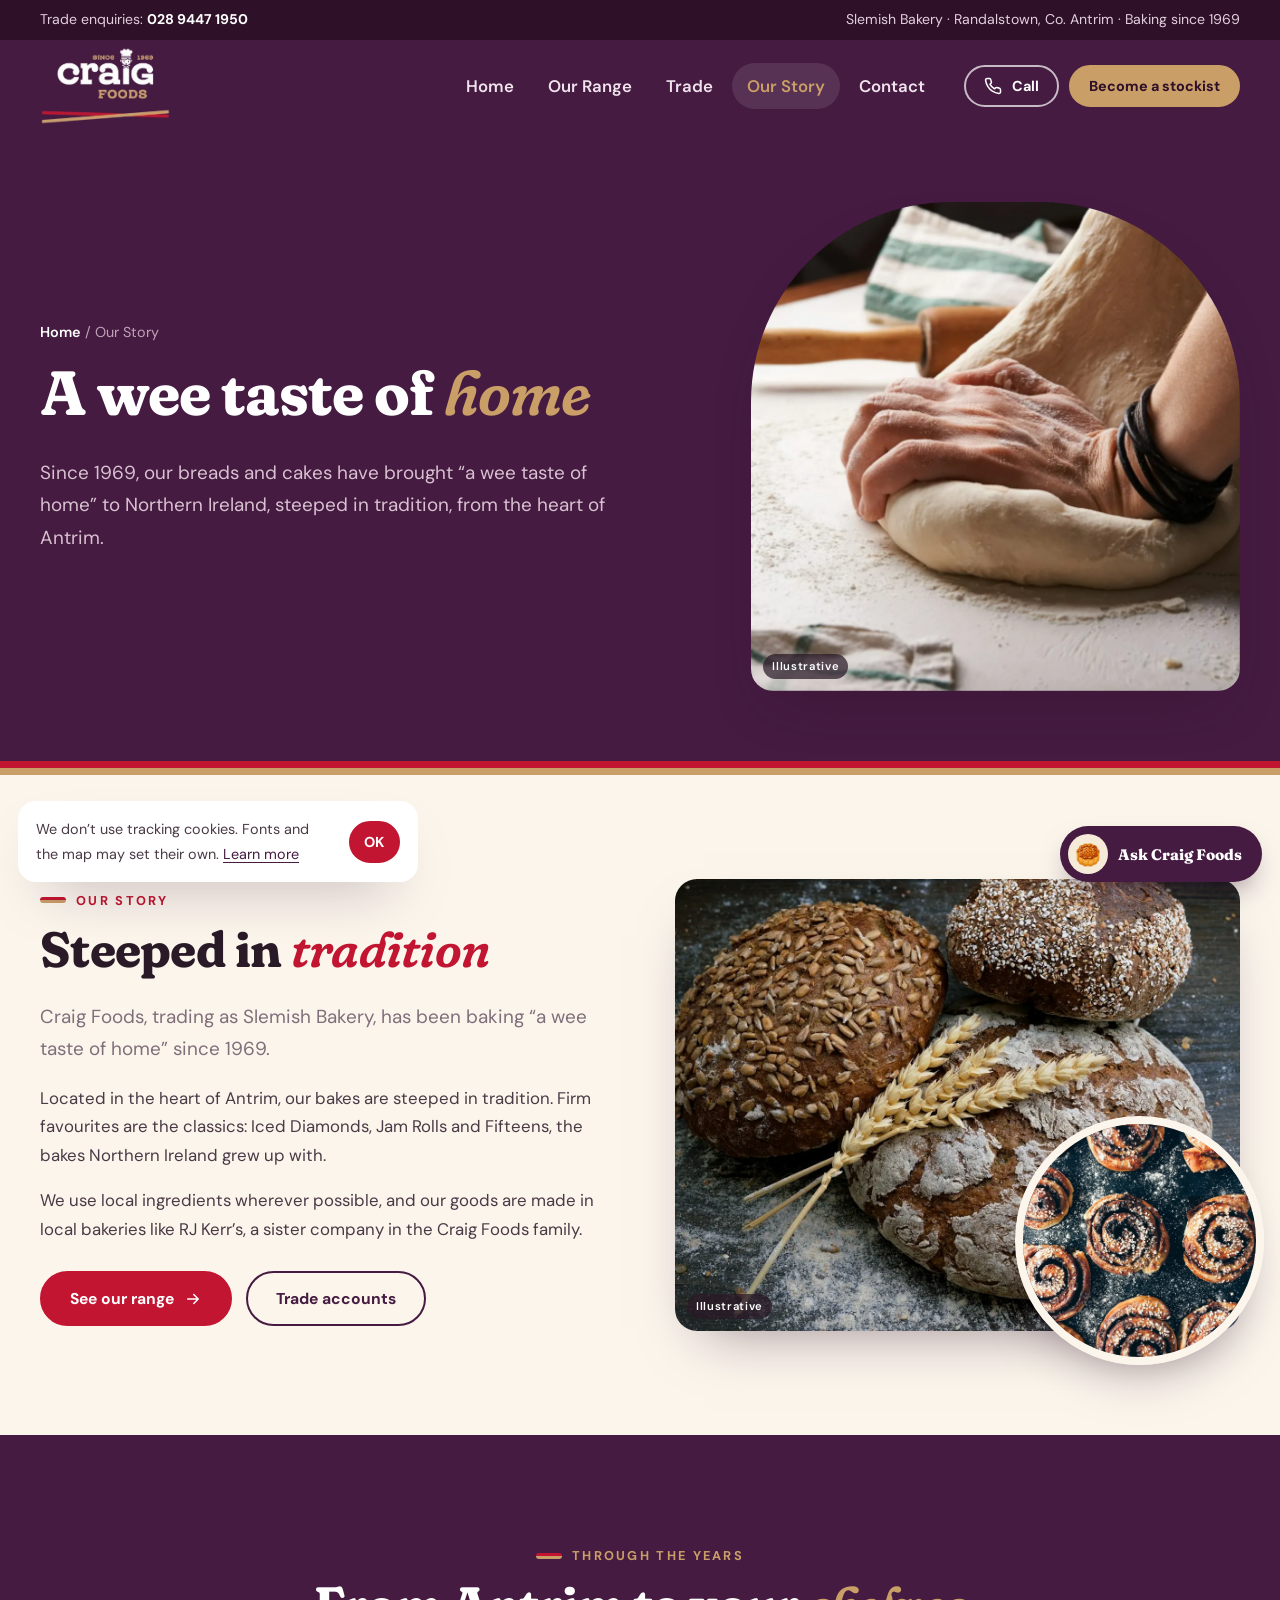
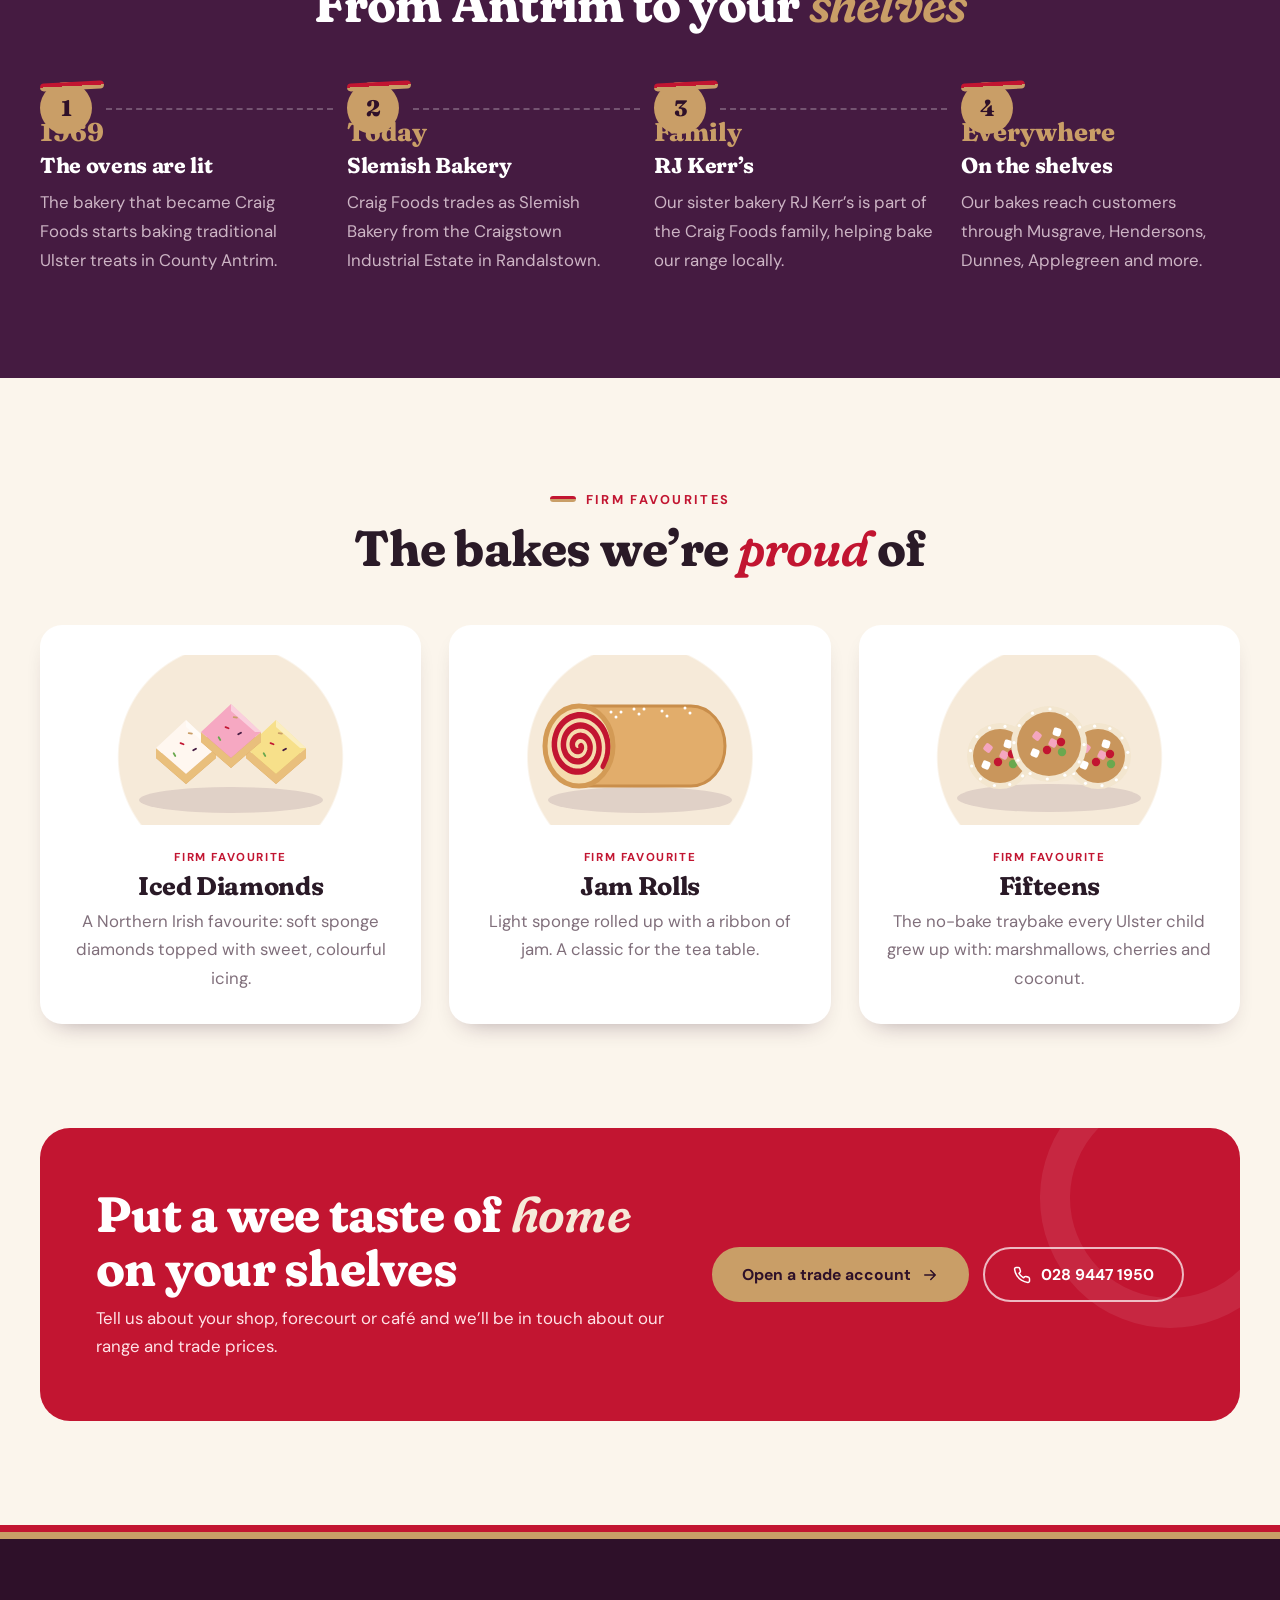
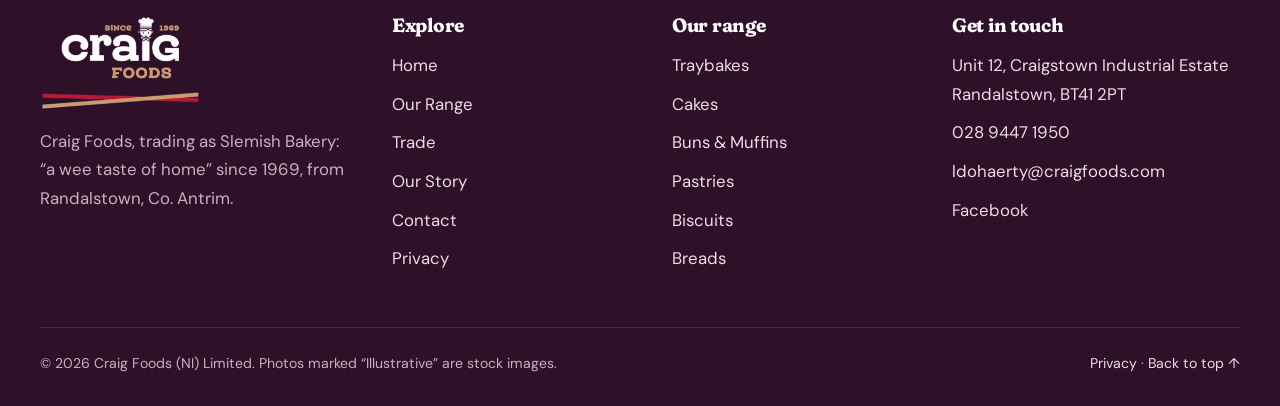
<file: craig-foods-WEBSITE/about.html>
<!doctype html>
<html lang="en-GB" class="no-js">
<head>
<meta charset="utf-8">
<meta name="viewport" content="width=device-width, initial-scale=1, viewport-fit=cover">
<title>Our Story | Craig Foods / Slemish Bakery since 1969</title>
<meta name="description" content="Craig Foods, trading as Slemish Bakery, has baked “a wee taste of home” in County Antrim since 1969, with sister bakery RJ Kerr’s.">
<link rel="canonical" href="https://www.craigfoods.com/about.html">
<meta name="theme-color" content="#451b41">
<meta name="geo.region" content="GB-NIR"><meta name="geo.placename" content="Randalstown">
<meta property="og:type" content="website">
<meta property="og:site_name" content="Craig Foods">
<meta property="og:title" content="Our Story | Craig Foods / Slemish Bakery since 1969">
<meta property="og:description" content="Craig Foods, trading as Slemish Bakery, has baked “a wee taste of home” in County Antrim since 1969, with sister bakery RJ Kerr’s.">
<meta property="og:url" content="https://www.craigfoods.com/about.html">
<meta property="og:image" content="https://www.craigfoods.com/og-image.jpg">
<meta property="og:locale" content="en_GB">
<meta name="twitter:card" content="summary_large_image">
<link rel="icon" href="favicon.png" type="image/png">
<link rel="apple-touch-icon" href="favicon.png">
<link rel="manifest" href="site.webmanifest">
<link rel="preconnect" href="https://fonts.googleapis.com">
<link rel="preconnect" href="https://fonts.gstatic.com" crossorigin>
<link href="https://fonts.googleapis.com/css2?family=DM+Sans:opsz,wght@9..40,400;9..40,500;9..40,600;9..40,700&family=Fraunces:ital,opsz,wght,SOFT,WONK@0,9..144,600..800,100,1;1,9..144,600..700,100,1&display=swap" rel="stylesheet">
<link rel="stylesheet" href="styles.css">
<script type="application/ld+json">{"@context": "https://schema.org", "@type": "Organization", "name": "Craig Foods", "alternateName": "Slemish Bakery", "url": "https://www.craigfoods.com", "logo": "https://www.craigfoods.com/craig-logo.png", "telephone": "+442894471950", "email": "ldohaerty@craigfoods.com", "foundingDate": "1969", "sameAs": ["https://www.facebook.com/craigfood/"], "address": {"@type": "PostalAddress", "streetAddress": "Unit 12, Craigstown Industrial Estate, Craigstown Road", "addressLocality": "Randalstown", "addressRegion": "County Antrim", "postalCode": "BT41 2PT", "addressCountry": "GB"}, "description": "Wholesale bakery in Randalstown, Co. Antrim, baking cakes, buns, muffins, pastries, biscuits, breads and traybakes since 1969."}</script>
<script defer src="site-config.js"></script>
<script defer src="main.js"></script>
<script defer src="chatbot.js"></script>
</head>
<body>
<a class="skip" href="#main">Skip to content</a>
<div class="topbar"><div class="wrap"><span>Trade enquiries: <a href="tel:+442894471950">028 9447 1950</a></span><span class="hide-s">Slemish Bakery · Randalstown, Co. Antrim · Baking since 1969</span></div></div>
<header class="hdr">
  <div class="wrap hdr-in">
    <a class="logo" href="index.html" aria-label="Craig Foods home"><img src="craig-logo.png" alt="Craig Foods, since 1969" width="131" height="78"></a>
    <nav class="nav" id="nav" aria-label="Main"><ul><li><a href="index.html">Home</a></li><li><a href="range.html">Our Range</a></li><li><a href="trade.html">Trade</a></li><li><a href="about.html" aria-current="page">Our Story</a></li><li><a href="contact.html">Contact</a></li>
      <li class="m-only"><a class="btn btn-gold btn-block" href="trade.html#apply">Become a stockist <svg class="arr" viewBox="0 0 24 24" fill="none" stroke="currentColor" stroke-width="2" stroke-linecap="round" stroke-linejoin="round" aria-hidden="true"><path d="M5 12h14M13 6l6 6-6 6"/></svg></a></li>
      <li class="m-only"><a class="btn btn-light btn-block" href="tel:+442894471950"><svg viewBox="0 0 24 24" fill="none" stroke="currentColor" stroke-width="2" stroke-linecap="round" stroke-linejoin="round" aria-hidden="true"><path d="M22 16.9v3a2 2 0 0 1-2.2 2 19.8 19.8 0 0 1-8.6-3.1 19.5 19.5 0 0 1-6-6A19.8 19.8 0 0 1 2.1 4.2 2 2 0 0 1 4.1 2h3a2 2 0 0 1 2 1.7c.1.9.4 1.8.7 2.7a2 2 0 0 1-.5 2.1L8 9.8a16 16 0 0 0 6 6l1.3-1.3a2 2 0 0 1 2.1-.4c.9.3 1.8.6 2.7.7a2 2 0 0 1 1.7 2z"/></svg> 028 9447 1950</a></li></ul></nav>
    <div class="hdr-cta">
      <a class="btn btn-light btn-sm" href="tel:+442894471950"><svg viewBox="0 0 24 24" fill="none" stroke="currentColor" stroke-width="2" stroke-linecap="round" stroke-linejoin="round" aria-hidden="true"><path d="M22 16.9v3a2 2 0 0 1-2.2 2 19.8 19.8 0 0 1-8.6-3.1 19.5 19.5 0 0 1-6-6A19.8 19.8 0 0 1 2.1 4.2 2 2 0 0 1 4.1 2h3a2 2 0 0 1 2 1.7c.1.9.4 1.8.7 2.7a2 2 0 0 1-.5 2.1L8 9.8a16 16 0 0 0 6 6l1.3-1.3a2 2 0 0 1 2.1-.4c.9.3 1.8.6 2.7.7a2 2 0 0 1 1.7 2z"/></svg> Call</a>
      <a class="btn btn-gold btn-sm" href="trade.html#apply">Become a stockist</a>
      <button class="burger" aria-label="Open menu" aria-expanded="false" aria-controls="nav"><span></span><span></span><span></span></button>
    </div>
  </div>
</header>
<main id="main">
<section class="phero"><div class="wrap phero-in"><div class="load"><div class="crumbs"><a href="index.html">Home</a> / Our Story</div><h1>A wee taste of <em>home</em></h1><p class="lead">Since 1969, our breads and cakes have brought “a wee taste of home” to Northern Ireland, steeped in tradition, from the heart of Antrim.</p></div>
  <div class="pic load"><img src="dough-kneading.webp" alt="Hands kneading dough" width="900" height="900" decoding="async"><span class="lbl">Illustrative</span></div></div></section>
<section class="sec"><div class="wrap split">
  <div class="rv"><span class="eyebrow">Our story</span><h2>Steeped in <em>tradition</em></h2>
    <p class="lead">Craig Foods, trading as Slemish Bakery, has been baking “a wee taste of home” since 1969.</p>
    <p>Located in the heart of Antrim, our bakes are steeped in tradition. Firm favourites are the classics: Iced Diamonds, Jam Rolls and Fifteens, the bakes Northern Ireland grew up with.</p>
    <p>We use local ingredients wherever possible, and our goods are made in local bakeries like RJ Kerr’s, a sister company in the Craig Foods family.</p>
    <div class="btn-row"><a class="btn" href="range.html">See our range <svg class="arr" viewBox="0 0 24 24" fill="none" stroke="currentColor" stroke-width="2" stroke-linecap="round" stroke-linejoin="round" aria-hidden="true"><path d="M5 12h14M13 6l6 6-6 6"/></svg></a><a class="btn btn-line" href="trade.html">Trade accounts</a></div></div>
  <div class="frame rv d1"><div class="a"><img src="bread-loaves.webp" alt="Freshly baked loaves" width="1500" height="998" loading="lazy" decoding="async"><span class="lbl">Illustrative</span></div><div class="b"><img src="cinnamon-rolls.webp" alt="Buns" width="600" height="600" loading="lazy" decoding="async"></div></div>
</div></section>
<section class="sec sec-plum"><div class="wrap"><div class="head center rv"><span class="eyebrow">Through the years</span><h2>From Antrim to your <em>shelves</em></h2></div>
  <div class="steps" style="counter-reset:none"><div class="step rv d1" style="padding-top:0"><span class="stripe-tag" aria-hidden="true"></span><p style="font:800 1.6rem var(--serif);color:var(--gold);margin:0 0 6px">1969</p><h3>The ovens are lit</h3><p>The bakery that became Craig Foods starts baking traditional Ulster treats in County Antrim.</p></div><div class="step rv d2" style="padding-top:0"><span class="stripe-tag" aria-hidden="true"></span><p style="font:800 1.6rem var(--serif);color:var(--gold);margin:0 0 6px">Today</p><h3>Slemish Bakery</h3><p>Craig Foods trades as Slemish Bakery from the Craigstown Industrial Estate in Randalstown.</p></div><div class="step rv d3" style="padding-top:0"><span class="stripe-tag" aria-hidden="true"></span><p style="font:800 1.6rem var(--serif);color:var(--gold);margin:0 0 6px">Family</p><h3>RJ Kerr’s</h3><p>Our sister bakery RJ Kerr’s is part of the Craig Foods family, helping bake our range locally.</p></div><div class="step rv d4" style="padding-top:0"><span class="stripe-tag" aria-hidden="true"></span><p style="font:800 1.6rem var(--serif);color:var(--gold);margin:0 0 6px">Everywhere</p><h3>On the shelves</h3><p>Our bakes reach customers through Musgrave, Hendersons, Dunnes, Applegreen and more.</p></div></div></div></section>
<section class="sec"><div class="wrap"><div class="head center rv"><span class="eyebrow">Firm favourites</span><h2>The bakes we’re <em>proud</em> of</h2></div><div class="favs"><article class="fav rv d1"><div class="art"><svg viewBox="0 0 210 160" role="img" aria-label="Illustration of Iced Diamonds"><ellipse cx="105" cy="140" rx="92" ry="13" fill="#451b41" opacity=".12"/>
<polygon points="60,72 90,98 60,124 30,98" fill="#d8a15e"/><polygon points="30,88 60,114 90,88 90,98 60,124 30,98" fill="#e9bf7c"/><polygon points="60,60 90,88 60,114 30,88" fill="#fff7f0"/><polygon points="60,60 90,88 84,88 60,67" fill="#fff" opacity=".45"/><rect x="54" y="82" width="5" height="1.8" rx=".9" fill="#c21531" transform="rotate(20 54 82)"/><rect x="66" y="90" width="5" height="1.8" rx=".9" fill="#451b41" transform="rotate(-30 66 90)"/><rect x="48" y="92" width="5" height="1.8" rx=".9" fill="#6aa84f" transform="rotate(60 48 92)"/><rect x="62" y="72" width="5" height="1.8" rx=".9" fill="#c99e67" transform="rotate(10 62 72)"/><polygon points="150,72 180,98 150,124 120,98" fill="#d8a15e"/><polygon points="120,88 150,114 180,88 180,98 150,124 120,98" fill="#e9bf7c"/><polygon points="150,60 180,88 150,114 120,88" fill="#f7e08a"/><polygon points="150,60 180,88 174,88 150,67" fill="#fff" opacity=".45"/><rect x="144" y="82" width="5" height="1.8" rx=".9" fill="#c21531" transform="rotate(20 144 82)"/><rect x="156" y="90" width="5" height="1.8" rx=".9" fill="#451b41" transform="rotate(-30 156 90)"/><rect x="138" y="92" width="5" height="1.8" rx=".9" fill="#6aa84f" transform="rotate(60 138 92)"/><rect x="152" y="72" width="5" height="1.8" rx=".9" fill="#c99e67" transform="rotate(10 152 72)"/><polygon points="105,56 135,82 105,108 75,82" fill="#d8a15e"/><polygon points="75,72 105,98 135,72 135,82 105,108 75,82" fill="#e9bf7c"/><polygon points="105,44 135,72 105,98 75,72" fill="#f6a8c2"/><polygon points="105,44 135,72 129,72 105,51" fill="#fff" opacity=".45"/><rect x="99" y="66" width="5" height="1.8" rx=".9" fill="#c21531" transform="rotate(20 99 66)"/><rect x="111" y="74" width="5" height="1.8" rx=".9" fill="#451b41" transform="rotate(-30 111 74)"/><rect x="93" y="76" width="5" height="1.8" rx=".9" fill="#6aa84f" transform="rotate(60 93 76)"/><rect x="107" y="56" width="5" height="1.8" rx=".9" fill="#c99e67" transform="rotate(10 107 56)"/></svg></div><span class="tag">Firm favourite</span><h3>Iced Diamonds</h3><p>A Northern Irish favourite: soft sponge diamonds topped with sweet, colourful icing.</p></article><article class="fav rv d2"><div class="art"><svg viewBox="0 0 210 160" role="img" aria-label="Illustration of a Jam Roll"><ellipse cx="105" cy="140" rx="92" ry="13" fill="#451b41" opacity=".12"/>
<path d="M44 46h112a34 40 0 0 1 0 80H44z" fill="#e2ad6b"/><path d="M44 46h112a34 40 0 0 1 0 80H44" fill="none" stroke="#c98e4b" stroke-width="3"/><circle cx="40" cy="48" r="1.5" fill="#fff"/><circle cx="63" cy="55" r="1.5" fill="#fff"/><circle cx="86" cy="52" r="1.5" fill="#fff"/><circle cx="109" cy="49" r="1.5" fill="#fff"/><circle cx="132" cy="56" r="1.5" fill="#fff"/><circle cx="155" cy="53" r="1.5" fill="#fff"/><circle cx="58" cy="50" r="1.5" fill="#fff"/><circle cx="81" cy="57" r="1.5" fill="#fff"/><circle cx="104" cy="54" r="1.5" fill="#fff"/><circle cx="127" cy="51" r="1.5" fill="#fff"/><circle cx="150" cy="48" r="1.5" fill="#fff"/><circle cx="53" cy="55" r="1.5" fill="#fff"/><circle cx="76" cy="52" r="1.5" fill="#fff"/><circle cx="99" cy="49" r="1.5" fill="#fff"/>
<ellipse cx="44" cy="86" rx="34" ry="40" fill="#f5dcae"/><path d="M46.0,86.0 L46.2,86.3 L46.3,86.7 L46.4,87.1 L46.4,87.5 L46.3,87.9 L46.1,88.4 L45.9,88.8 L45.6,89.3 L45.2,89.6 L44.7,90.0 L44.1,90.2 L43.5,90.4 L42.9,90.5 L42.2,90.5 L41.5,90.3 L40.8,90.1 L40.1,89.7 L39.4,89.3 L38.8,88.7 L38.3,88.0 L37.9,87.2 L37.6,86.4 L37.4,85.5 L37.3,84.5 L37.4,83.5 L37.7,82.5 L38.0,81.5 L38.6,80.6 L39.3,79.8 L40.1,79.0 L41.0,78.3 L42.1,77.8 L43.2,77.4 L44.5,77.2 L45.7,77.1 L47.0,77.3 L48.3,77.6 L49.6,78.1 L50.7,78.8 L51.8,79.7 L52.8,80.7 L53.6,81.9 L54.3,83.3 L54.8,84.7 L55.1,86.3 L55.1,87.8 L54.9,89.4 L54.5,91.0 L53.9,92.5 L53.0,94.0 L52.0,95.3 L50.7,96.5 L49.3,97.5 L47.6,98.4 L45.9,98.9 L44.1,99.3 L42.2,99.4 L40.3,99.2 L38.4,98.7 L36.6,98.0 L34.9,97.0 L33.3,95.7 L31.8,94.3 L30.6,92.6 L29.7,90.7 L28.9,88.7 L28.5,86.6 L28.4,84.4 L28.6,82.2 L29.1,80.0 L29.9,77.8 L31.0,75.8 L32.4,74.0 L34.1,72.3 L36.0,70.9 L38.1,69.7 L40.4,68.9 L42.8,68.3 L45.3,68.1 L47.9,68.3 L50.4,68.8 L52.8,69.7 L55.1,70.9 L57.2,72.5 L59.2,74.3 L60.8,76.5 L62.2,78.8 L63.2,81.4 L63.8,84.1 L64.1,86.9 L64.0,89.7 L63.5,92.6 L62.5,95.3 L61.2,97.9 L59.5,100.3 L57.5,102.5 L55.2,104.4 L52.6,106.0 L49.7,107.2 L46.7,108.0 L43.6,108.3 L40.5,108.3 L37.4,107.8 L34.3,106.8 L31.4,105.4 L28.7,103.6 L26.2,101.4 L24.1,98.9 L22.3,96.1 L20.9,93.0 L19.9,89.7 L19.4,86.3 L19.4,82.9 L19.9,79.4 L20.9,76.0 L22.3,72.8 L24.2,69.8 L26.6,67.0 L29.3,64.6 L32.3,62.6 L35.6,61.0 L39.2,59.9 L42.9,59.2 L46.6,59.1 L50.4,59.6 L54.1,60.5 L57.6,62.0 L61.0,64.0 L64.0,66.5 L66.7,69.3 L69.0,72.6 L70.8,76.1 L72.1,79.9 L72.9,83.9 L73.1,88.0 L72.8,92.1 L71.8,96.1 L70.3,100.0 L68.3,103.6" fill="none" stroke="#c21531" stroke-width="5.5" stroke-linecap="round" transform="scale(1 1.15) translate(0 -11.2)"/>
<ellipse cx="44" cy="86" rx="34" ry="40" fill="none" stroke="#d39a55" stroke-width="5"/></svg></div><span class="tag">Firm favourite</span><h3>Jam Rolls</h3><p>Light sponge rolled up with a ribbon of jam. A classic for the tea table.</p></article><article class="fav rv d3"><div class="art"><svg viewBox="0 0 210 160" role="img" aria-label="Illustration of Fifteens traybake slices"><ellipse cx="105" cy="138" rx="92" ry="14" fill="#451b41" opacity=".12"/>
<circle cx="56" cy="96" r="33" fill="#f3e6cf"/><circle cx="56" cy="96" r="27" fill="#c9965c"/><rect x="40" y="84" width="8" height="8" rx="2" fill="#f4a6bf" transform="rotate(36 44 88)"/><rect x="60" y="80" width="8" height="8" rx="2" fill="#fff" transform="rotate(16 64 84)"/><circle cx="54" cy="102" r="4.2" fill="#c21531"/><circle cx="69" cy="104" r="4.2" fill="#6aa84f"/><rect x="56" y="91" width="8" height="8" rx="2" fill="#f4a6bf" transform="rotate(28 60 95)"/><rect x="38" y="101" width="8" height="8" rx="2" fill="#fff" transform="rotate(22 42 105)"/><circle cx="68" cy="94" r="4.2" fill="#c21531"/><circle cx="85.4" cy="102.0" r="1.6" fill="#fff"/><circle cx="78.6" cy="115.8" r="1.6" fill="#fff"/><circle cx="65.7" cy="124.4" r="1.6" fill="#fff"/><circle cx="50.4" cy="125.5" r="1.6" fill="#fff"/><circle cx="36.5" cy="118.8" r="1.6" fill="#fff"/><circle cx="27.7" cy="106.0" r="1.6" fill="#fff"/><circle cx="26.5" cy="90.7" r="1.6" fill="#fff"/><circle cx="33.0" cy="76.7" r="1.6" fill="#fff"/><circle cx="45.6" cy="67.8" r="1.6" fill="#fff"/><circle cx="61.0" cy="66.4" r="1.6" fill="#fff"/><circle cx="75.0" cy="72.8" r="1.6" fill="#fff"/><circle cx="84.0" cy="85.3" r="1.6" fill="#fff"/><circle cx="154" cy="96" r="33" fill="#f3e6cf"/><circle cx="154" cy="96" r="27" fill="#c9965c"/><rect x="138" y="84" width="8" height="8" rx="2" fill="#f4a6bf" transform="rotate(36 142 88)"/><rect x="158" y="80" width="8" height="8" rx="2" fill="#fff" transform="rotate(16 162 84)"/><circle cx="152" cy="102" r="4.2" fill="#c21531"/><circle cx="167" cy="104" r="4.2" fill="#6aa84f"/><rect x="154" y="91" width="8" height="8" rx="2" fill="#f4a6bf" transform="rotate(28 158 95)"/><rect x="136" y="101" width="8" height="8" rx="2" fill="#fff" transform="rotate(22 140 105)"/><circle cx="166" cy="94" r="4.2" fill="#c21531"/><circle cx="141.5" cy="123.3" r="1.6" fill="#fff"/><circle cx="129.6" cy="113.5" r="1.6" fill="#fff"/><circle cx="124.2" cy="99.0" r="1.6" fill="#fff"/><circle cx="126.6" cy="83.8" r="1.6" fill="#fff"/><circle cx="136.3" cy="71.8" r="1.6" fill="#fff"/><circle cx="150.6" cy="66.2" r="1.6" fill="#fff"/><circle cx="165.9" cy="68.5" r="1.6" fill="#fff"/><circle cx="178.0" cy="78.0" r="1.6" fill="#fff"/><circle cx="183.8" cy="92.3" r="1.6" fill="#fff"/><circle cx="181.7" cy="107.6" r="1.6" fill="#fff"/><circle cx="172.3" cy="119.8" r="1.6" fill="#fff"/><circle cx="158.0" cy="125.7" r="1.6" fill="#fff"/><circle cx="105" cy="84" r="38" fill="#f3e6cf"/><circle cx="105" cy="84" r="32" fill="#c9965c"/><rect x="89" y="72" width="8" height="8" rx="2" fill="#f4a6bf" transform="rotate(36 93 76)"/><rect x="109" y="68" width="8" height="8" rx="2" fill="#fff" transform="rotate(16 113 72)"/><circle cx="103" cy="90" r="4.2" fill="#c21531"/><circle cx="118" cy="92" r="4.2" fill="#6aa84f"/><rect x="105" y="79" width="8" height="8" rx="2" fill="#f4a6bf" transform="rotate(28 109 83)"/><rect x="87" y="89" width="8" height="8" rx="2" fill="#fff" transform="rotate(22 91 93)"/><circle cx="117" cy="82" r="4.2" fill="#c21531"/><circle cx="120.9" cy="115.2" r="1.6" fill="#fff"/><circle cx="103.3" cy="119.0" r="1.6" fill="#fff"/><circle cx="86.1" cy="113.5" r="1.6" fill="#fff"/><circle cx="74.0" cy="100.2" r="1.6" fill="#fff"/><circle cx="70.0" cy="82.7" r="1.6" fill="#fff"/><circle cx="75.3" cy="65.5" r="1.6" fill="#fff"/><circle cx="88.5" cy="53.2" r="1.6" fill="#fff"/><circle cx="106.0" cy="49.0" r="1.6" fill="#fff"/><circle cx="123.2" cy="54.1" r="1.6" fill="#fff"/><circle cx="135.7" cy="67.1" r="1.6" fill="#fff"/><circle cx="140.0" cy="84.6" r="1.6" fill="#fff"/><circle cx="135.1" cy="101.9" r="1.6" fill="#fff"/></svg></div><span class="tag">Firm favourite</span><h3>Fifteens</h3><p>The no-bake traybake every Ulster child grew up with: marshmallows, cherries and coconut.</p></article></div></div></section>
<section class="sec" style="padding-top:0"><div class="wrap"><div class="cta-band rv"><div><h2>Put a wee taste of <em>home</em> on your shelves</h2><p>Tell us about your shop, forecourt or café and we’ll be in touch about our range and trade prices.</p></div>
  <div class="btn-row"><a class="btn btn-gold" href="trade.html#apply">Open a trade account <svg class="arr" viewBox="0 0 24 24" fill="none" stroke="currentColor" stroke-width="2" stroke-linecap="round" stroke-linejoin="round" aria-hidden="true"><path d="M5 12h14M13 6l6 6-6 6"/></svg></a><a class="btn btn-light" href="tel:+442894471950"><svg viewBox="0 0 24 24" fill="none" stroke="currentColor" stroke-width="2" stroke-linecap="round" stroke-linejoin="round" aria-hidden="true"><path d="M22 16.9v3a2 2 0 0 1-2.2 2 19.8 19.8 0 0 1-8.6-3.1 19.5 19.5 0 0 1-6-6A19.8 19.8 0 0 1 2.1 4.2 2 2 0 0 1 4.1 2h3a2 2 0 0 1 2 1.7c.1.9.4 1.8.7 2.7a2 2 0 0 1-.5 2.1L8 9.8a16 16 0 0 0 6 6l1.3-1.3a2 2 0 0 1 2.1-.4c.9.3 1.8.6 2.7.7a2 2 0 0 1 1.7 2z"/></svg> 028 9447 1950</a></div></div></div></section>
</main>
<footer class="foot">
  <div class="stripes" aria-hidden="true"></div>
  <div class="wrap foot-grid">
    <div><a class="logo" href="index.html" aria-label="Craig Foods home"><img src="craig-logo.png" alt="Craig Foods, since 1969" width="162" height="96" loading="lazy"></a>
      <p>Craig Foods, trading as Slemish Bakery: “a wee taste of home” since 1969, from Randalstown, Co. Antrim.</p></div>
    <div><h4>Explore</h4><ul><li><a href="index.html">Home</a></li><li><a href="range.html">Our Range</a></li><li><a href="trade.html">Trade</a></li><li><a href="about.html">Our Story</a></li><li><a href="contact.html">Contact</a></li><li><a href="privacy.html">Privacy</a></li></ul></div>
    <div><h4>Our range</h4><ul><li><a href="range.html?tab=traybakes">Traybakes</a></li><li><a href="range.html?tab=cakes">Cakes</a></li><li><a href="range.html?tab=buns">Buns &amp; Muffins</a></li><li><a href="range.html?tab=pastries">Pastries</a></li><li><a href="range.html?tab=biscuits">Biscuits</a></li><li><a href="range.html?tab=breads">Breads</a></li></ul></div>
    <div><h4>Get in touch</h4><ul>
      <li><a href="https://www.google.com/maps/search/?api=1&amp;query=Craig+Foods,+Craigstown+Industrial+Estate,+Randalstown+BT41+2PT" target="_blank" rel="noopener">Unit 12, Craigstown Industrial Estate<br>Randalstown, BT41 2PT</a></li>
      <li><a href="tel:+442894471950">028 9447 1950</a></li>
      <li><a href="mailto:ldohaerty@craigfoods.com">ldohaerty@craigfoods.com</a></li>
      <li><a href="https://www.facebook.com/craigfood/" target="_blank" rel="noopener">Facebook</a></li></ul></div>
  </div>
  <div class="wrap foot-bottom"><span>© <span data-year>2026</span> Craig Foods (NI) Limited. Photos marked “Illustrative” are stock images.</span><span><a href="privacy.html">Privacy</a> · <a href="#main">Back to top ↑</a></span></div>
</footer>
<div class="mbar"><a class="btn btn-line" href="tel:+442894471950"><svg viewBox="0 0 24 24" fill="none" stroke="currentColor" stroke-width="2" stroke-linecap="round" stroke-linejoin="round" aria-hidden="true"><path d="M22 16.9v3a2 2 0 0 1-2.2 2 19.8 19.8 0 0 1-8.6-3.1 19.5 19.5 0 0 1-6-6A19.8 19.8 0 0 1 2.1 4.2 2 2 0 0 1 4.1 2h3a2 2 0 0 1 2 1.7c.1.9.4 1.8.7 2.7a2 2 0 0 1-.5 2.1L8 9.8a16 16 0 0 0 6 6l1.3-1.3a2 2 0 0 1 2.1-.4c.9.3 1.8.6 2.7.7a2 2 0 0 1 1.7 2z"/></svg> Call</a><a class="btn" href="trade.html#apply">Stock us</a></div>
<div class="cookie" hidden><p>We don’t use tracking cookies. Fonts and the map may set their own. <a href="privacy.html">Learn more</a></p><button class="btn btn-sm" type="button">OK</button></div>
</body>
</html>
</file>
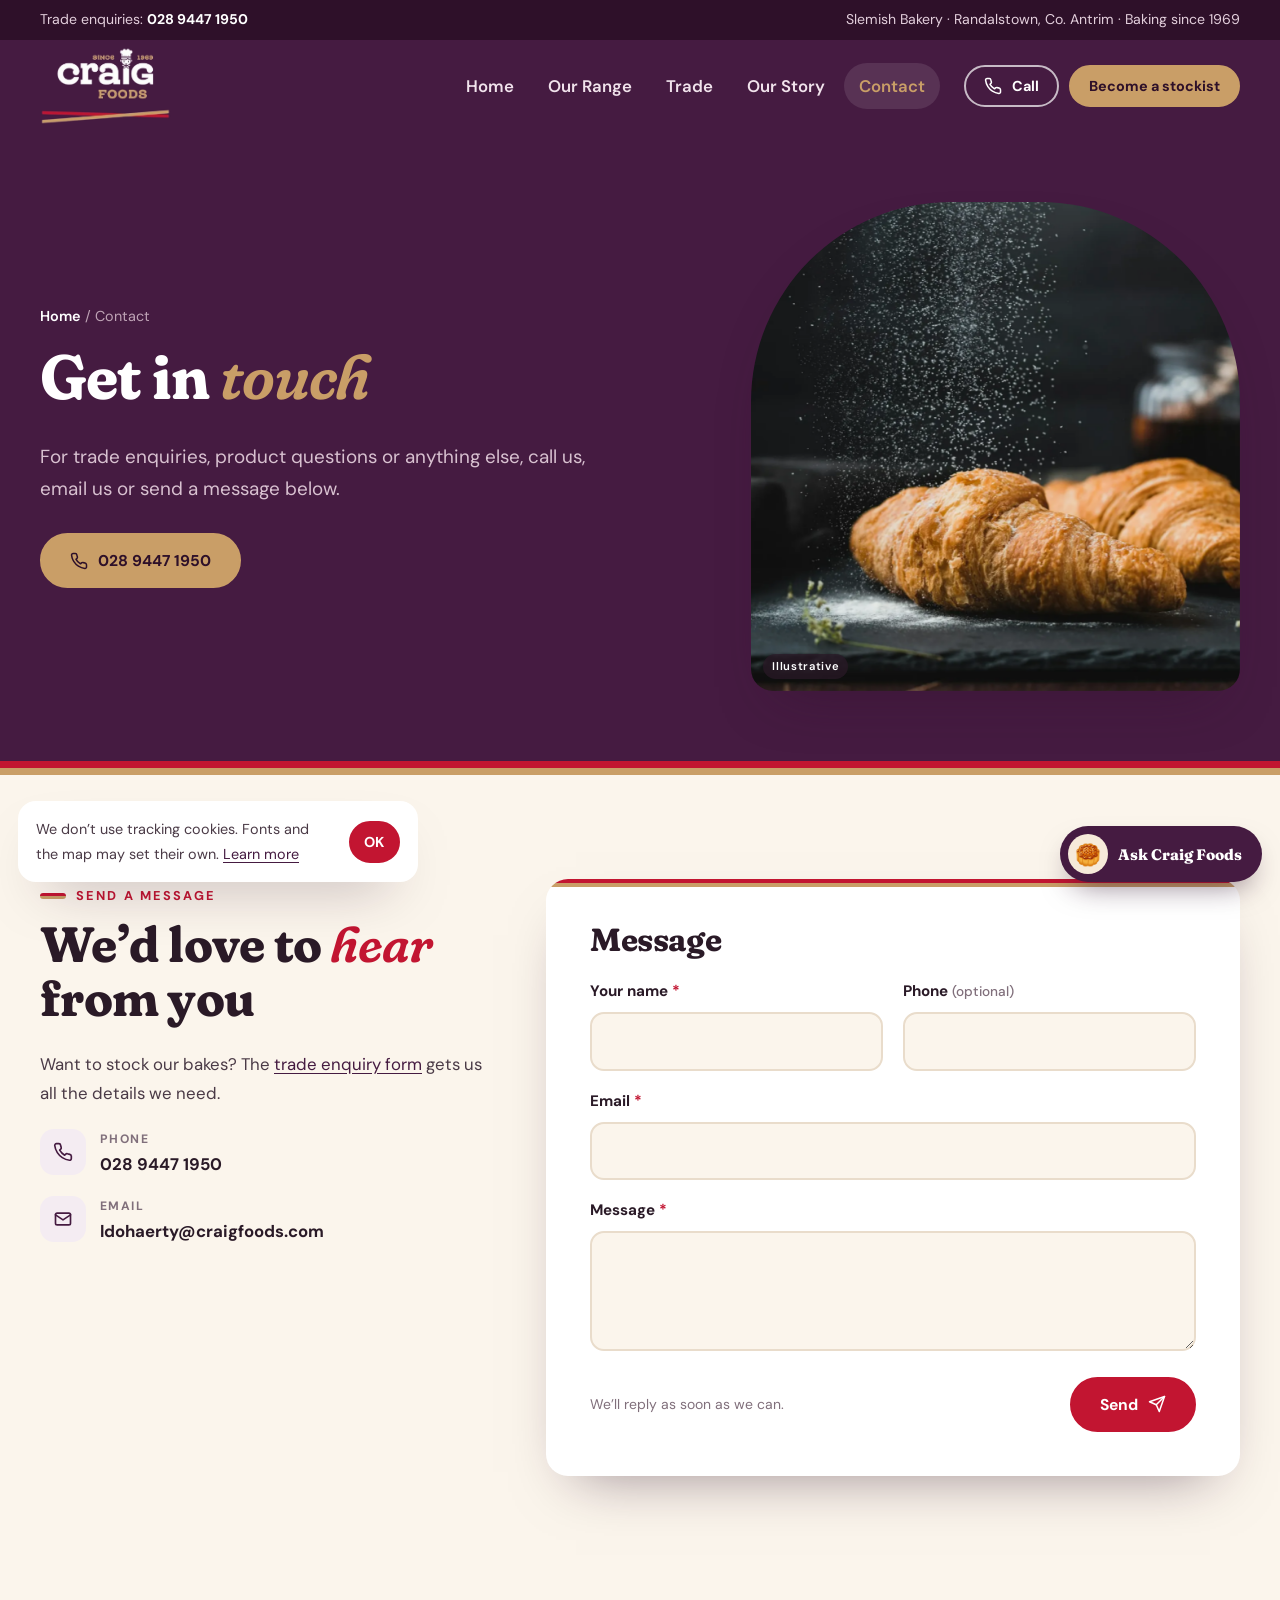
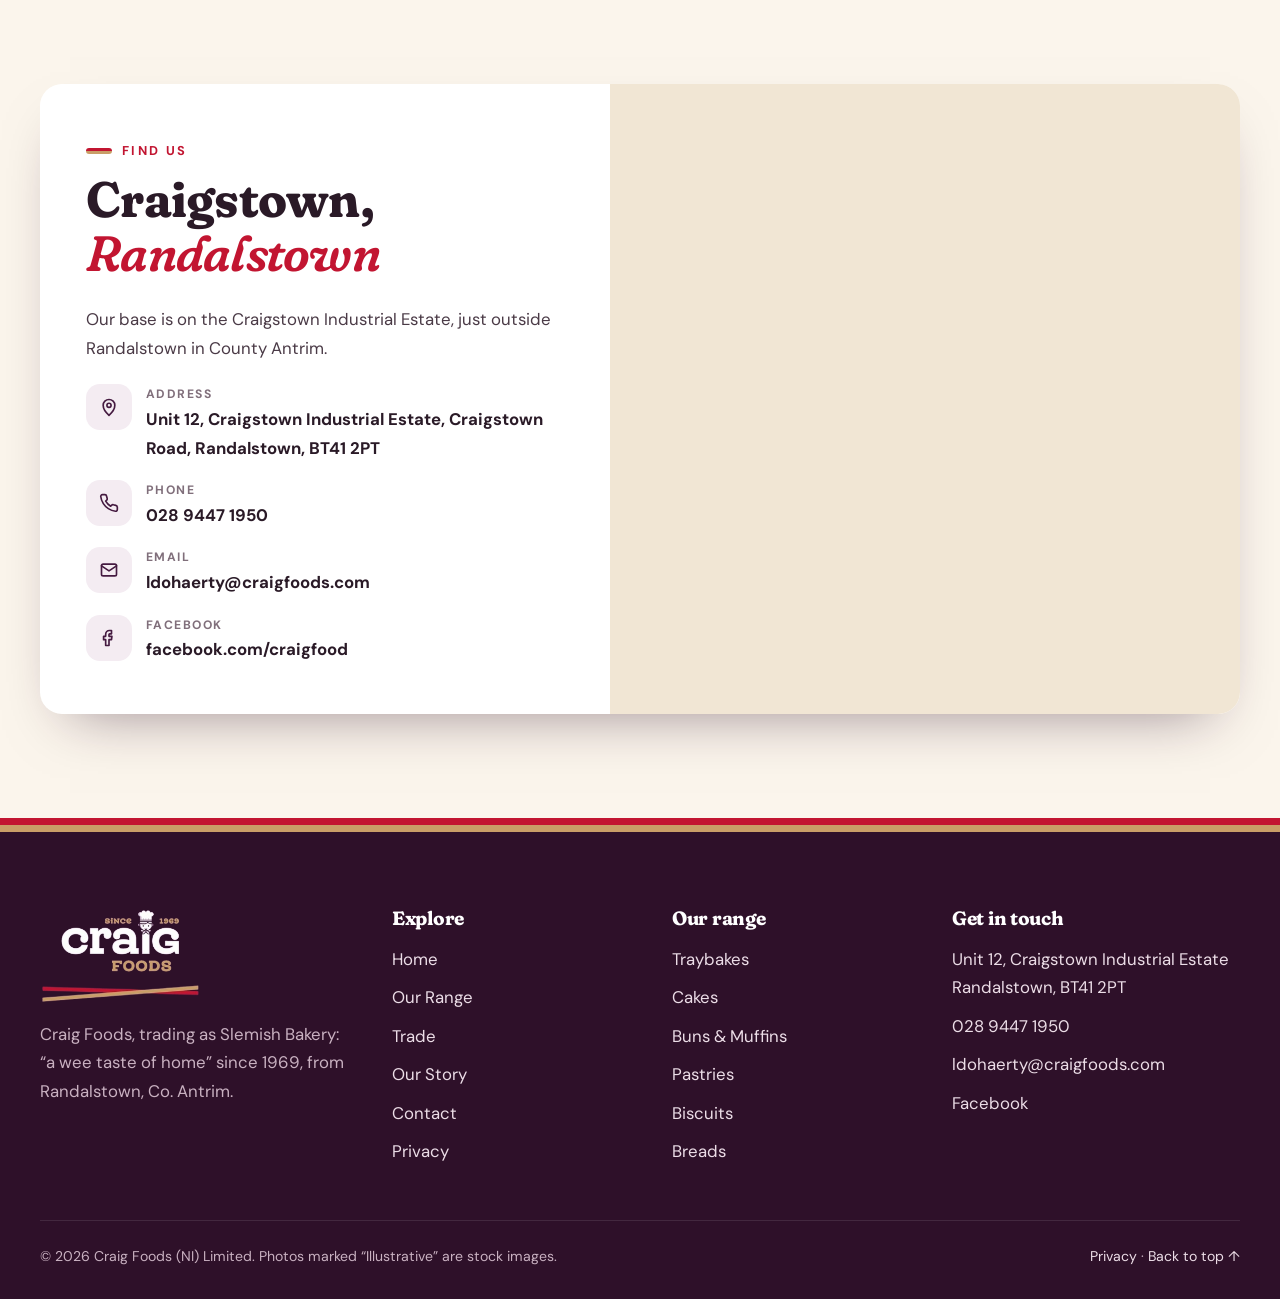
<file: craig-foods-WEBSITE/contact.html>
<!doctype html>
<html lang="en-GB" class="no-js">
<head>
<meta charset="utf-8">
<meta name="viewport" content="width=device-width, initial-scale=1, viewport-fit=cover">
<title>Contact Craig Foods | 028 9447 1950 | Randalstown</title>
<meta name="description" content="Contact Craig Foods / Slemish Bakery, Unit 12, Craigstown Industrial Estate, Randalstown BT41 2PT. Call 028 9447 1950 or email ldohaerty@craigfoods.com.">
<link rel="canonical" href="https://www.craigfoods.com/contact.html">
<meta name="theme-color" content="#451b41">
<meta name="geo.region" content="GB-NIR"><meta name="geo.placename" content="Randalstown">
<meta property="og:type" content="website">
<meta property="og:site_name" content="Craig Foods">
<meta property="og:title" content="Contact Craig Foods | 028 9447 1950 | Randalstown">
<meta property="og:description" content="Contact Craig Foods / Slemish Bakery, Unit 12, Craigstown Industrial Estate, Randalstown BT41 2PT. Call 028 9447 1950 or email ldohaerty@craigfoods.com.">
<meta property="og:url" content="https://www.craigfoods.com/contact.html">
<meta property="og:image" content="https://www.craigfoods.com/og-image.jpg">
<meta property="og:locale" content="en_GB">
<meta name="twitter:card" content="summary_large_image">
<link rel="icon" href="favicon.png" type="image/png">
<link rel="apple-touch-icon" href="favicon.png">
<link rel="manifest" href="site.webmanifest">
<link rel="preconnect" href="https://fonts.googleapis.com">
<link rel="preconnect" href="https://fonts.gstatic.com" crossorigin>
<link href="https://fonts.googleapis.com/css2?family=DM+Sans:opsz,wght@9..40,400;9..40,500;9..40,600;9..40,700&family=Fraunces:ital,opsz,wght,SOFT,WONK@0,9..144,600..800,100,1;1,9..144,600..700,100,1&display=swap" rel="stylesheet">
<link rel="stylesheet" href="styles.css">
<script type="application/ld+json">{"@context": "https://schema.org", "@type": "Organization", "name": "Craig Foods", "alternateName": "Slemish Bakery", "url": "https://www.craigfoods.com", "logo": "https://www.craigfoods.com/craig-logo.png", "telephone": "+442894471950", "email": "ldohaerty@craigfoods.com", "foundingDate": "1969", "sameAs": ["https://www.facebook.com/craigfood/"], "address": {"@type": "PostalAddress", "streetAddress": "Unit 12, Craigstown Industrial Estate, Craigstown Road", "addressLocality": "Randalstown", "addressRegion": "County Antrim", "postalCode": "BT41 2PT", "addressCountry": "GB"}, "description": "Wholesale bakery in Randalstown, Co. Antrim, baking cakes, buns, muffins, pastries, biscuits, breads and traybakes since 1969."}</script>
<script defer src="site-config.js"></script>
<script defer src="main.js"></script>
<script defer src="chatbot.js"></script>
</head>
<body>
<a class="skip" href="#main">Skip to content</a>
<div class="topbar"><div class="wrap"><span>Trade enquiries: <a href="tel:+442894471950">028 9447 1950</a></span><span class="hide-s">Slemish Bakery · Randalstown, Co. Antrim · Baking since 1969</span></div></div>
<header class="hdr">
  <div class="wrap hdr-in">
    <a class="logo" href="index.html" aria-label="Craig Foods home"><img src="craig-logo.png" alt="Craig Foods, since 1969" width="131" height="78"></a>
    <nav class="nav" id="nav" aria-label="Main"><ul><li><a href="index.html">Home</a></li><li><a href="range.html">Our Range</a></li><li><a href="trade.html">Trade</a></li><li><a href="about.html">Our Story</a></li><li><a href="contact.html" aria-current="page">Contact</a></li>
      <li class="m-only"><a class="btn btn-gold btn-block" href="trade.html#apply">Become a stockist <svg class="arr" viewBox="0 0 24 24" fill="none" stroke="currentColor" stroke-width="2" stroke-linecap="round" stroke-linejoin="round" aria-hidden="true"><path d="M5 12h14M13 6l6 6-6 6"/></svg></a></li>
      <li class="m-only"><a class="btn btn-light btn-block" href="tel:+442894471950"><svg viewBox="0 0 24 24" fill="none" stroke="currentColor" stroke-width="2" stroke-linecap="round" stroke-linejoin="round" aria-hidden="true"><path d="M22 16.9v3a2 2 0 0 1-2.2 2 19.8 19.8 0 0 1-8.6-3.1 19.5 19.5 0 0 1-6-6A19.8 19.8 0 0 1 2.1 4.2 2 2 0 0 1 4.1 2h3a2 2 0 0 1 2 1.7c.1.9.4 1.8.7 2.7a2 2 0 0 1-.5 2.1L8 9.8a16 16 0 0 0 6 6l1.3-1.3a2 2 0 0 1 2.1-.4c.9.3 1.8.6 2.7.7a2 2 0 0 1 1.7 2z"/></svg> 028 9447 1950</a></li></ul></nav>
    <div class="hdr-cta">
      <a class="btn btn-light btn-sm" href="tel:+442894471950"><svg viewBox="0 0 24 24" fill="none" stroke="currentColor" stroke-width="2" stroke-linecap="round" stroke-linejoin="round" aria-hidden="true"><path d="M22 16.9v3a2 2 0 0 1-2.2 2 19.8 19.8 0 0 1-8.6-3.1 19.5 19.5 0 0 1-6-6A19.8 19.8 0 0 1 2.1 4.2 2 2 0 0 1 4.1 2h3a2 2 0 0 1 2 1.7c.1.9.4 1.8.7 2.7a2 2 0 0 1-.5 2.1L8 9.8a16 16 0 0 0 6 6l1.3-1.3a2 2 0 0 1 2.1-.4c.9.3 1.8.6 2.7.7a2 2 0 0 1 1.7 2z"/></svg> Call</a>
      <a class="btn btn-gold btn-sm" href="trade.html#apply">Become a stockist</a>
      <button class="burger" aria-label="Open menu" aria-expanded="false" aria-controls="nav"><span></span><span></span><span></span></button>
    </div>
  </div>
</header>
<main id="main">
<section class="phero"><div class="wrap phero-in"><div class="load"><div class="crumbs"><a href="index.html">Home</a> / Contact</div><h1>Get in <em>touch</em></h1><p class="lead">For trade enquiries, product questions or anything else, call us, email us or send a message below.</p><div class="btn-row"><a class="btn btn-gold" href="tel:+442894471950"><svg viewBox="0 0 24 24" fill="none" stroke="currentColor" stroke-width="2" stroke-linecap="round" stroke-linejoin="round" aria-hidden="true"><path d="M22 16.9v3a2 2 0 0 1-2.2 2 19.8 19.8 0 0 1-8.6-3.1 19.5 19.5 0 0 1-6-6A19.8 19.8 0 0 1 2.1 4.2 2 2 0 0 1 4.1 2h3a2 2 0 0 1 2 1.7c.1.9.4 1.8.7 2.7a2 2 0 0 1-.5 2.1L8 9.8a16 16 0 0 0 6 6l1.3-1.3a2 2 0 0 1 2.1-.4c.9.3 1.8.6 2.7.7a2 2 0 0 1 1.7 2z"/></svg> 028 9447 1950</a></div></div>
  <div class="pic load"><img src="croissants.webp" alt="Fresh pastries" width="900" height="900" decoding="async"><span class="lbl">Illustrative</span></div></div></section>
<section class="sec"><div class="wrap form-wrap">
  <aside class="form-side rv"><span class="eyebrow">Send a message</span><h2>We’d love to <em>hear</em> from you</h2><p>Want to stock our bakes? The <a href="trade.html#apply">trade enquiry form</a> gets us all the details we need.</p>
    <ul class="vlist"><li><i><svg viewBox="0 0 24 24" fill="none" stroke="currentColor" stroke-width="2" stroke-linecap="round" stroke-linejoin="round" aria-hidden="true"><path d="M22 16.9v3a2 2 0 0 1-2.2 2 19.8 19.8 0 0 1-8.6-3.1 19.5 19.5 0 0 1-6-6A19.8 19.8 0 0 1 2.1 4.2 2 2 0 0 1 4.1 2h3a2 2 0 0 1 2 1.7c.1.9.4 1.8.7 2.7a2 2 0 0 1-.5 2.1L8 9.8a16 16 0 0 0 6 6l1.3-1.3a2 2 0 0 1 2.1-.4c.9.3 1.8.6 2.7.7a2 2 0 0 1 1.7 2z"/></svg></i><div><small>Phone</small><a href="tel:+442894471950">028 9447 1950</a></div></li><li><i><svg viewBox="0 0 24 24" fill="none" stroke="currentColor" stroke-width="2" stroke-linecap="round" stroke-linejoin="round" aria-hidden="true"><rect x="3" y="5" width="18" height="14" rx="2"/><path d="m3 7 9 6 9-6"/></svg></i><div><small>Email</small><a href="mailto:ldohaerty@craigfoods.com">ldohaerty@craigfoods.com</a></div></li></ul></aside>
  <div class="form-card rv d1"><h2>Message</h2>
    <form id="contact-form" data-send="Website message" novalidate><div class="fgrid">
      <div class="f"><label for="c-name">Your name <span class="req">*</span></label><input id="c-name" name="name" required autocomplete="name" maxlength="80"><span class="err" role="alert"></span></div>
      <div class="f"><label for="c-phone">Phone <span class="opt">(optional)</span></label><input id="c-phone" name="phone" type="tel" autocomplete="tel" maxlength="20"><span class="err" role="alert"></span></div>
      <div class="f full"><label for="c-email">Email <span class="req">*</span></label><input id="c-email" name="email" type="email" required autocomplete="email" maxlength="120"><span class="err" role="alert"></span></div>
      <div class="f full"><label for="c-msg">Message <span class="req">*</span></label><textarea id="c-msg" name="message" required maxlength="2000"></textarea><span class="err" role="alert"></span></div>
      <div class="hp" aria-hidden="true"><label for="c-honey">Leave this empty</label><input id="c-honey" name="_honey" tabindex="-1" autocomplete="off"></div></div>
      <div class="form-foot"><small>We’ll reply as soon as we can.</small><button class="btn" type="submit"><span class="spinner" aria-hidden="true"></span>Send <svg viewBox="0 0 24 24" fill="none" stroke="currentColor" stroke-width="2" stroke-linecap="round" stroke-linejoin="round" aria-hidden="true"><path d="M22 2 11 13"/><path d="M22 2 15 22l-4-9-9-4z"/></svg></button></div>
      <div class="status" role="status" aria-live="polite"></div></form></div>
</div></section>
<section class="sec" id="visit"><div class="wrap"><div class="visit rv">
  <div class="info"><span class="eyebrow">Find us</span><h2>Craigstown, <em>Randalstown</em></h2><p>Our base is on the Craigstown Industrial Estate, just outside Randalstown in County Antrim.</p>
    <ul class="vlist">
      <li><i><svg viewBox="0 0 24 24" fill="none" stroke="currentColor" stroke-width="2" stroke-linecap="round" stroke-linejoin="round" aria-hidden="true"><path d="M12 22s7-6.1 7-12a7 7 0 0 0-14 0c0 5.9 7 12 7 12z"/><circle cx="12" cy="10" r="2.5"/></svg></i><div><small>Address</small><a href="https://www.google.com/maps/search/?api=1&amp;query=Craig+Foods,+Craigstown+Industrial+Estate,+Randalstown+BT41+2PT" target="_blank" rel="noopener">Unit 12, Craigstown Industrial Estate, Craigstown Road, Randalstown, BT41 2PT</a></div></li>
      <li><i><svg viewBox="0 0 24 24" fill="none" stroke="currentColor" stroke-width="2" stroke-linecap="round" stroke-linejoin="round" aria-hidden="true"><path d="M22 16.9v3a2 2 0 0 1-2.2 2 19.8 19.8 0 0 1-8.6-3.1 19.5 19.5 0 0 1-6-6A19.8 19.8 0 0 1 2.1 4.2 2 2 0 0 1 4.1 2h3a2 2 0 0 1 2 1.7c.1.9.4 1.8.7 2.7a2 2 0 0 1-.5 2.1L8 9.8a16 16 0 0 0 6 6l1.3-1.3a2 2 0 0 1 2.1-.4c.9.3 1.8.6 2.7.7a2 2 0 0 1 1.7 2z"/></svg></i><div><small>Phone</small><a href="tel:+442894471950">028 9447 1950</a></div></li>
      <li><i><svg viewBox="0 0 24 24" fill="none" stroke="currentColor" stroke-width="2" stroke-linecap="round" stroke-linejoin="round" aria-hidden="true"><rect x="3" y="5" width="18" height="14" rx="2"/><path d="m3 7 9 6 9-6"/></svg></i><div><small>Email</small><a href="mailto:ldohaerty@craigfoods.com">ldohaerty@craigfoods.com</a></div></li>
      <li><i><svg viewBox="0 0 24 24" fill="none" stroke="currentColor" stroke-width="2" stroke-linecap="round" stroke-linejoin="round" aria-hidden="true"><path d="M15 3h-2.5A4.5 4.5 0 0 0 8 7.5V10H5.5v4H8v7h4v-7h3l.5-4H12V7.8c0-.5.4-.8.8-.8H15z"/></svg></i><div><small>Facebook</small><a href="https://www.facebook.com/craigfood/" target="_blank" rel="noopener">facebook.com/craigfood</a></div></li>
    </ul></div>
  <div class="map"><iframe title="Map to Craig Foods, Randalstown" src="https://maps.google.com/maps?q=Craig+Foods,+Craigstown+Industrial+Estate,+Randalstown+BT41+2PT&amp;z=14&amp;output=embed" loading="lazy" referrerpolicy="no-referrer-when-downgrade"></iframe></div>
</div></div></section>
</main>
<footer class="foot">
  <div class="stripes" aria-hidden="true"></div>
  <div class="wrap foot-grid">
    <div><a class="logo" href="index.html" aria-label="Craig Foods home"><img src="craig-logo.png" alt="Craig Foods, since 1969" width="162" height="96" loading="lazy"></a>
      <p>Craig Foods, trading as Slemish Bakery: “a wee taste of home” since 1969, from Randalstown, Co. Antrim.</p></div>
    <div><h4>Explore</h4><ul><li><a href="index.html">Home</a></li><li><a href="range.html">Our Range</a></li><li><a href="trade.html">Trade</a></li><li><a href="about.html">Our Story</a></li><li><a href="contact.html">Contact</a></li><li><a href="privacy.html">Privacy</a></li></ul></div>
    <div><h4>Our range</h4><ul><li><a href="range.html?tab=traybakes">Traybakes</a></li><li><a href="range.html?tab=cakes">Cakes</a></li><li><a href="range.html?tab=buns">Buns &amp; Muffins</a></li><li><a href="range.html?tab=pastries">Pastries</a></li><li><a href="range.html?tab=biscuits">Biscuits</a></li><li><a href="range.html?tab=breads">Breads</a></li></ul></div>
    <div><h4>Get in touch</h4><ul>
      <li><a href="https://www.google.com/maps/search/?api=1&amp;query=Craig+Foods,+Craigstown+Industrial+Estate,+Randalstown+BT41+2PT" target="_blank" rel="noopener">Unit 12, Craigstown Industrial Estate<br>Randalstown, BT41 2PT</a></li>
      <li><a href="tel:+442894471950">028 9447 1950</a></li>
      <li><a href="mailto:ldohaerty@craigfoods.com">ldohaerty@craigfoods.com</a></li>
      <li><a href="https://www.facebook.com/craigfood/" target="_blank" rel="noopener">Facebook</a></li></ul></div>
  </div>
  <div class="wrap foot-bottom"><span>© <span data-year>2026</span> Craig Foods (NI) Limited. Photos marked “Illustrative” are stock images.</span><span><a href="privacy.html">Privacy</a> · <a href="#main">Back to top ↑</a></span></div>
</footer>
<div class="mbar"><a class="btn btn-line" href="tel:+442894471950"><svg viewBox="0 0 24 24" fill="none" stroke="currentColor" stroke-width="2" stroke-linecap="round" stroke-linejoin="round" aria-hidden="true"><path d="M22 16.9v3a2 2 0 0 1-2.2 2 19.8 19.8 0 0 1-8.6-3.1 19.5 19.5 0 0 1-6-6A19.8 19.8 0 0 1 2.1 4.2 2 2 0 0 1 4.1 2h3a2 2 0 0 1 2 1.7c.1.9.4 1.8.7 2.7a2 2 0 0 1-.5 2.1L8 9.8a16 16 0 0 0 6 6l1.3-1.3a2 2 0 0 1 2.1-.4c.9.3 1.8.6 2.7.7a2 2 0 0 1 1.7 2z"/></svg> Call</a><a class="btn" href="trade.html#apply">Stock us</a></div>
<div class="cookie" hidden><p>We don’t use tracking cookies. Fonts and the map may set their own. <a href="privacy.html">Learn more</a></p><button class="btn btn-sm" type="button">OK</button></div>
</body>
</html>
</file>
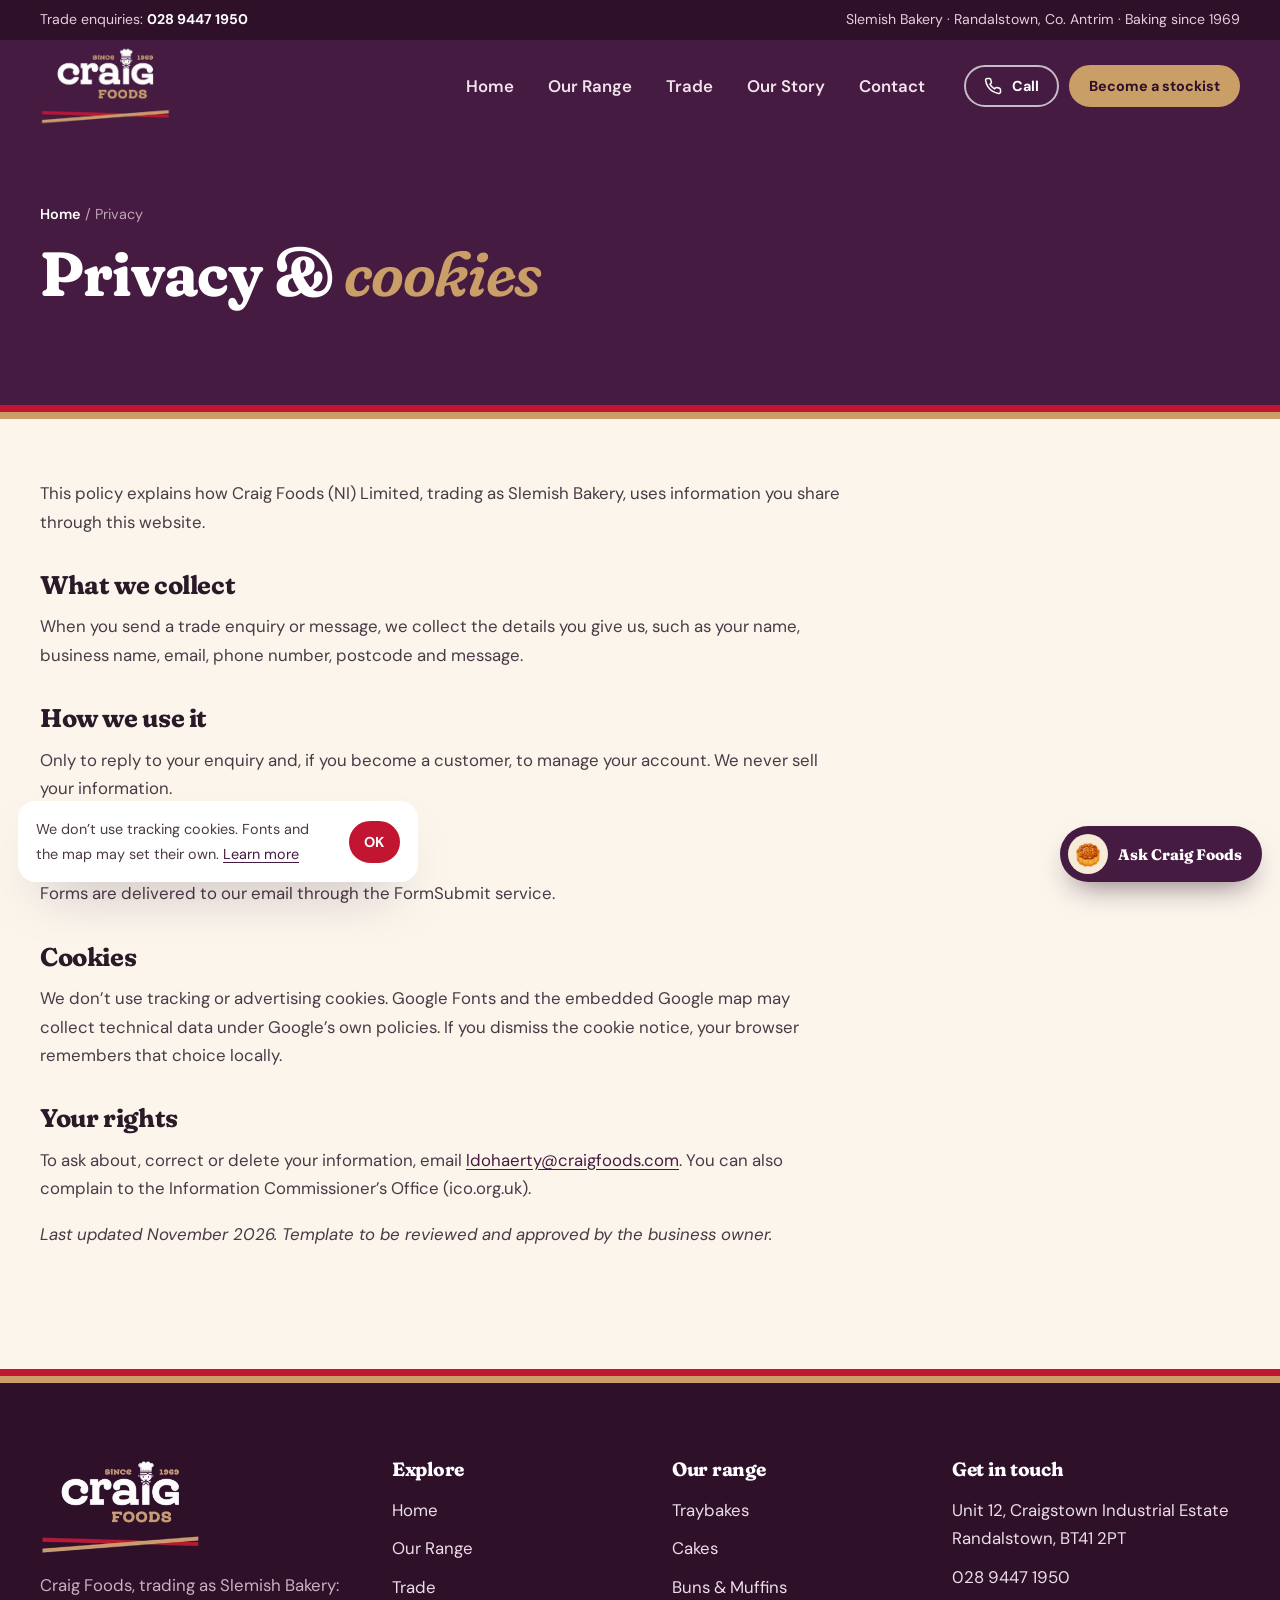
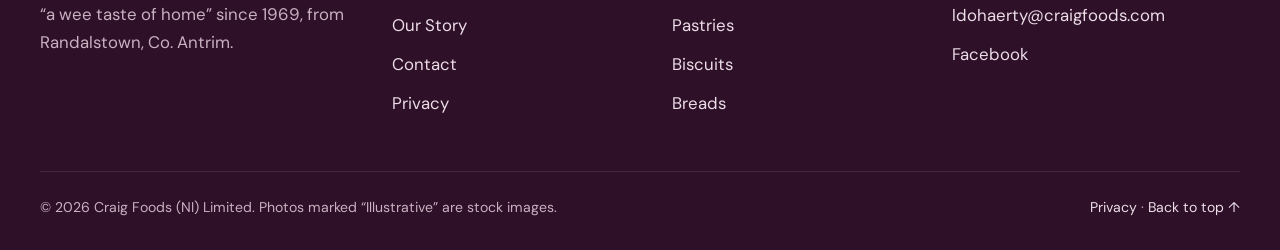
<file: craig-foods-WEBSITE/privacy.html>
<!doctype html>
<html lang="en-GB" class="no-js">
<head>
<meta charset="utf-8">
<meta name="viewport" content="width=device-width, initial-scale=1, viewport-fit=cover">
<title>Privacy | Craig Foods</title>
<meta name="description" content="Privacy policy for Craig Foods / Slemish Bakery.">
<link rel="canonical" href="https://www.craigfoods.com/privacy.html">
<meta name="theme-color" content="#451b41">
<meta name="geo.region" content="GB-NIR"><meta name="geo.placename" content="Randalstown">
<meta property="og:type" content="website">
<meta property="og:site_name" content="Craig Foods">
<meta property="og:title" content="Privacy | Craig Foods">
<meta property="og:description" content="Privacy policy for Craig Foods / Slemish Bakery.">
<meta property="og:url" content="https://www.craigfoods.com/privacy.html">
<meta property="og:image" content="https://www.craigfoods.com/og-image.jpg">
<meta property="og:locale" content="en_GB">
<meta name="twitter:card" content="summary_large_image">
<link rel="icon" href="favicon.png" type="image/png">
<link rel="apple-touch-icon" href="favicon.png">
<link rel="manifest" href="site.webmanifest">
<link rel="preconnect" href="https://fonts.googleapis.com">
<link rel="preconnect" href="https://fonts.gstatic.com" crossorigin>
<link href="https://fonts.googleapis.com/css2?family=DM+Sans:opsz,wght@9..40,400;9..40,500;9..40,600;9..40,700&family=Fraunces:ital,opsz,wght,SOFT,WONK@0,9..144,600..800,100,1;1,9..144,600..700,100,1&display=swap" rel="stylesheet">
<link rel="stylesheet" href="styles.css">
<script type="application/ld+json">{"@context": "https://schema.org", "@type": "Organization", "name": "Craig Foods", "alternateName": "Slemish Bakery", "url": "https://www.craigfoods.com", "logo": "https://www.craigfoods.com/craig-logo.png", "telephone": "+442894471950", "email": "ldohaerty@craigfoods.com", "foundingDate": "1969", "sameAs": ["https://www.facebook.com/craigfood/"], "address": {"@type": "PostalAddress", "streetAddress": "Unit 12, Craigstown Industrial Estate, Craigstown Road", "addressLocality": "Randalstown", "addressRegion": "County Antrim", "postalCode": "BT41 2PT", "addressCountry": "GB"}, "description": "Wholesale bakery in Randalstown, Co. Antrim, baking cakes, buns, muffins, pastries, biscuits, breads and traybakes since 1969."}</script>
<script defer src="site-config.js"></script>
<script defer src="main.js"></script>
<script defer src="chatbot.js"></script>
</head>
<body>
<a class="skip" href="#main">Skip to content</a>
<div class="topbar"><div class="wrap"><span>Trade enquiries: <a href="tel:+442894471950">028 9447 1950</a></span><span class="hide-s">Slemish Bakery · Randalstown, Co. Antrim · Baking since 1969</span></div></div>
<header class="hdr">
  <div class="wrap hdr-in">
    <a class="logo" href="index.html" aria-label="Craig Foods home"><img src="craig-logo.png" alt="Craig Foods, since 1969" width="131" height="78"></a>
    <nav class="nav" id="nav" aria-label="Main"><ul><li><a href="index.html">Home</a></li><li><a href="range.html">Our Range</a></li><li><a href="trade.html">Trade</a></li><li><a href="about.html">Our Story</a></li><li><a href="contact.html">Contact</a></li>
      <li class="m-only"><a class="btn btn-gold btn-block" href="trade.html#apply">Become a stockist <svg class="arr" viewBox="0 0 24 24" fill="none" stroke="currentColor" stroke-width="2" stroke-linecap="round" stroke-linejoin="round" aria-hidden="true"><path d="M5 12h14M13 6l6 6-6 6"/></svg></a></li>
      <li class="m-only"><a class="btn btn-light btn-block" href="tel:+442894471950"><svg viewBox="0 0 24 24" fill="none" stroke="currentColor" stroke-width="2" stroke-linecap="round" stroke-linejoin="round" aria-hidden="true"><path d="M22 16.9v3a2 2 0 0 1-2.2 2 19.8 19.8 0 0 1-8.6-3.1 19.5 19.5 0 0 1-6-6A19.8 19.8 0 0 1 2.1 4.2 2 2 0 0 1 4.1 2h3a2 2 0 0 1 2 1.7c.1.9.4 1.8.7 2.7a2 2 0 0 1-.5 2.1L8 9.8a16 16 0 0 0 6 6l1.3-1.3a2 2 0 0 1 2.1-.4c.9.3 1.8.6 2.7.7a2 2 0 0 1 1.7 2z"/></svg> 028 9447 1950</a></li></ul></nav>
    <div class="hdr-cta">
      <a class="btn btn-light btn-sm" href="tel:+442894471950"><svg viewBox="0 0 24 24" fill="none" stroke="currentColor" stroke-width="2" stroke-linecap="round" stroke-linejoin="round" aria-hidden="true"><path d="M22 16.9v3a2 2 0 0 1-2.2 2 19.8 19.8 0 0 1-8.6-3.1 19.5 19.5 0 0 1-6-6A19.8 19.8 0 0 1 2.1 4.2 2 2 0 0 1 4.1 2h3a2 2 0 0 1 2 1.7c.1.9.4 1.8.7 2.7a2 2 0 0 1-.5 2.1L8 9.8a16 16 0 0 0 6 6l1.3-1.3a2 2 0 0 1 2.1-.4c.9.3 1.8.6 2.7.7a2 2 0 0 1 1.7 2z"/></svg> Call</a>
      <a class="btn btn-gold btn-sm" href="trade.html#apply">Become a stockist</a>
      <button class="burger" aria-label="Open menu" aria-expanded="false" aria-controls="nav"><span></span><span></span><span></span></button>
    </div>
  </div>
</header>
<main id="main">
<section class="phero"><div class="wrap"><div class="load" style="padding:70px 0 80px"><div class="crumbs"><a href="index.html">Home</a> / Privacy</div><h1>Privacy &amp; <em>cookies</em></h1></div></div></section>
<section class="sec" style="padding-top:60px"><div class="wrap"><div class="legal">
<p>This policy explains how Craig Foods (NI) Limited, trading as Slemish Bakery, uses information you share through this website.</p>
<h2>What we collect</h2><p>When you send a trade enquiry or message, we collect the details you give us, such as your name, business name, email, phone number, postcode and message.</p>
<h2>How we use it</h2><p>Only to reply to your enquiry and, if you become a customer, to manage your account. We never sell your information.</p>
<h2>How messages are delivered</h2><p>Forms are delivered to our email through the FormSubmit service.</p>
<h2>Cookies</h2><p>We don’t use tracking or advertising cookies. Google Fonts and the embedded Google map may collect technical data under Google’s own policies. If you dismiss the cookie notice, your browser remembers that choice locally.</p>
<h2>Your rights</h2><p>To ask about, correct or delete your information, email <a href="mailto:ldohaerty@craigfoods.com">ldohaerty@craigfoods.com</a>. You can also complain to the Information Commissioner’s Office (ico.org.uk).</p>
<p><em>Last updated November 2026. Template to be reviewed and approved by the business owner.</em></p>
</div></div></section>
</main>
<footer class="foot">
  <div class="stripes" aria-hidden="true"></div>
  <div class="wrap foot-grid">
    <div><a class="logo" href="index.html" aria-label="Craig Foods home"><img src="craig-logo.png" alt="Craig Foods, since 1969" width="162" height="96" loading="lazy"></a>
      <p>Craig Foods, trading as Slemish Bakery: “a wee taste of home” since 1969, from Randalstown, Co. Antrim.</p></div>
    <div><h4>Explore</h4><ul><li><a href="index.html">Home</a></li><li><a href="range.html">Our Range</a></li><li><a href="trade.html">Trade</a></li><li><a href="about.html">Our Story</a></li><li><a href="contact.html">Contact</a></li><li><a href="privacy.html">Privacy</a></li></ul></div>
    <div><h4>Our range</h4><ul><li><a href="range.html?tab=traybakes">Traybakes</a></li><li><a href="range.html?tab=cakes">Cakes</a></li><li><a href="range.html?tab=buns">Buns &amp; Muffins</a></li><li><a href="range.html?tab=pastries">Pastries</a></li><li><a href="range.html?tab=biscuits">Biscuits</a></li><li><a href="range.html?tab=breads">Breads</a></li></ul></div>
    <div><h4>Get in touch</h4><ul>
      <li><a href="https://www.google.com/maps/search/?api=1&amp;query=Craig+Foods,+Craigstown+Industrial+Estate,+Randalstown+BT41+2PT" target="_blank" rel="noopener">Unit 12, Craigstown Industrial Estate<br>Randalstown, BT41 2PT</a></li>
      <li><a href="tel:+442894471950">028 9447 1950</a></li>
      <li><a href="mailto:ldohaerty@craigfoods.com">ldohaerty@craigfoods.com</a></li>
      <li><a href="https://www.facebook.com/craigfood/" target="_blank" rel="noopener">Facebook</a></li></ul></div>
  </div>
  <div class="wrap foot-bottom"><span>© <span data-year>2026</span> Craig Foods (NI) Limited. Photos marked “Illustrative” are stock images.</span><span><a href="privacy.html">Privacy</a> · <a href="#main">Back to top ↑</a></span></div>
</footer>
<div class="mbar"><a class="btn btn-line" href="tel:+442894471950"><svg viewBox="0 0 24 24" fill="none" stroke="currentColor" stroke-width="2" stroke-linecap="round" stroke-linejoin="round" aria-hidden="true"><path d="M22 16.9v3a2 2 0 0 1-2.2 2 19.8 19.8 0 0 1-8.6-3.1 19.5 19.5 0 0 1-6-6A19.8 19.8 0 0 1 2.1 4.2 2 2 0 0 1 4.1 2h3a2 2 0 0 1 2 1.7c.1.9.4 1.8.7 2.7a2 2 0 0 1-.5 2.1L8 9.8a16 16 0 0 0 6 6l1.3-1.3a2 2 0 0 1 2.1-.4c.9.3 1.8.6 2.7.7a2 2 0 0 1 1.7 2z"/></svg> Call</a><a class="btn" href="trade.html#apply">Stock us</a></div>
<div class="cookie" hidden><p>We don’t use tracking cookies. Fonts and the map may set their own. <a href="privacy.html">Learn more</a></p><button class="btn btn-sm" type="button">OK</button></div>
</body>
</html>
</file>
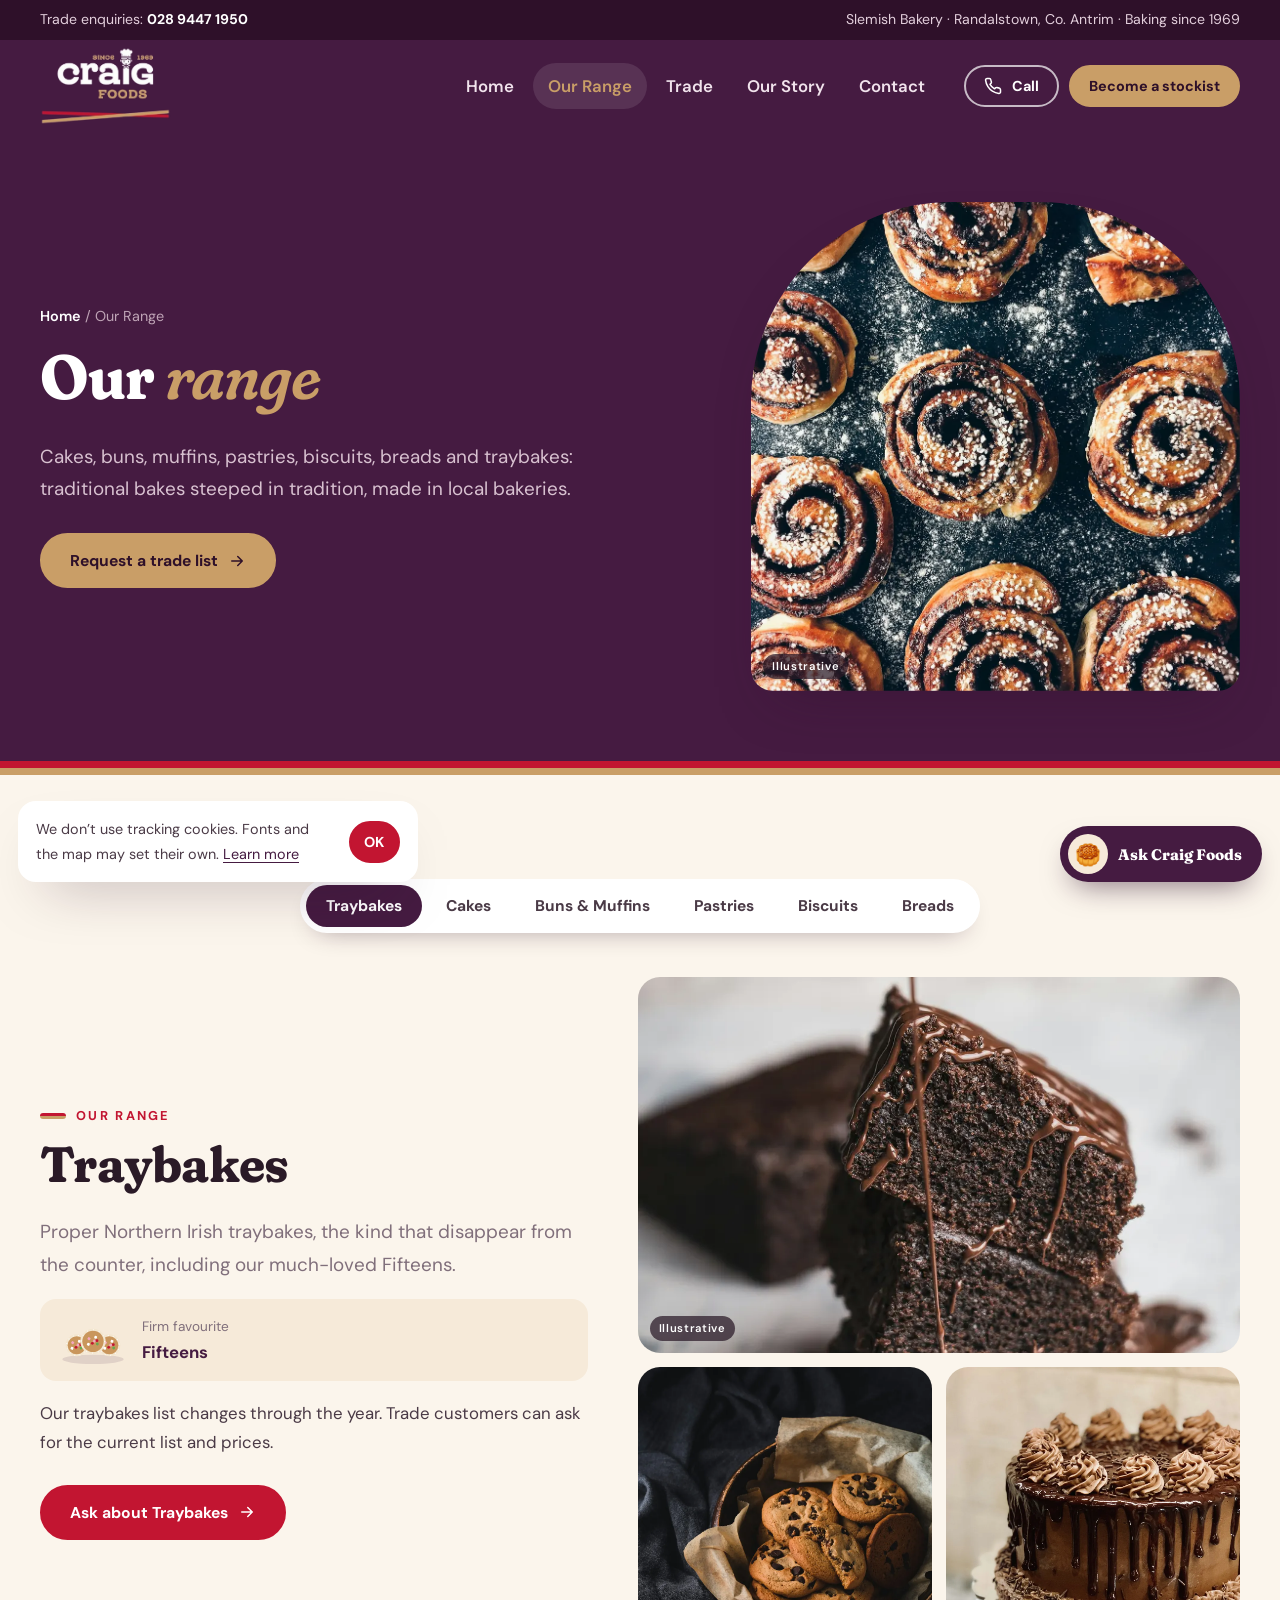
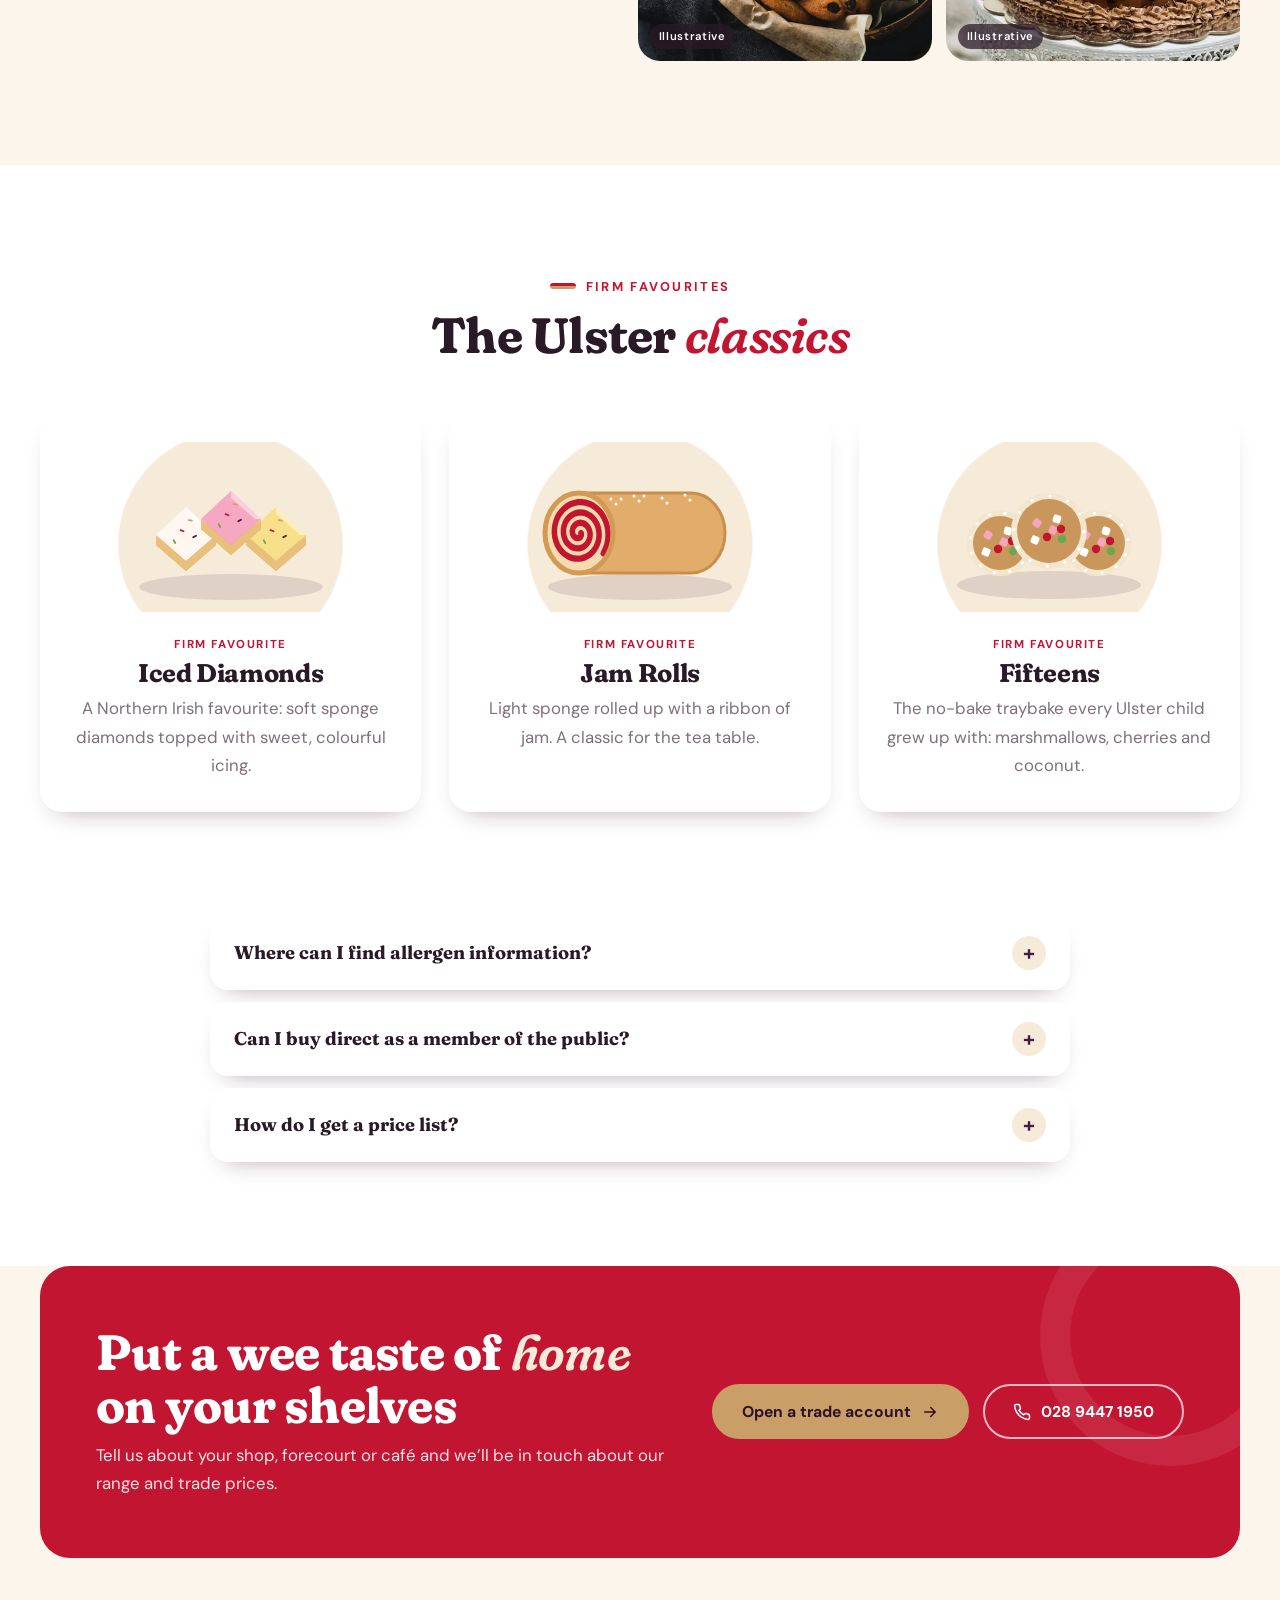
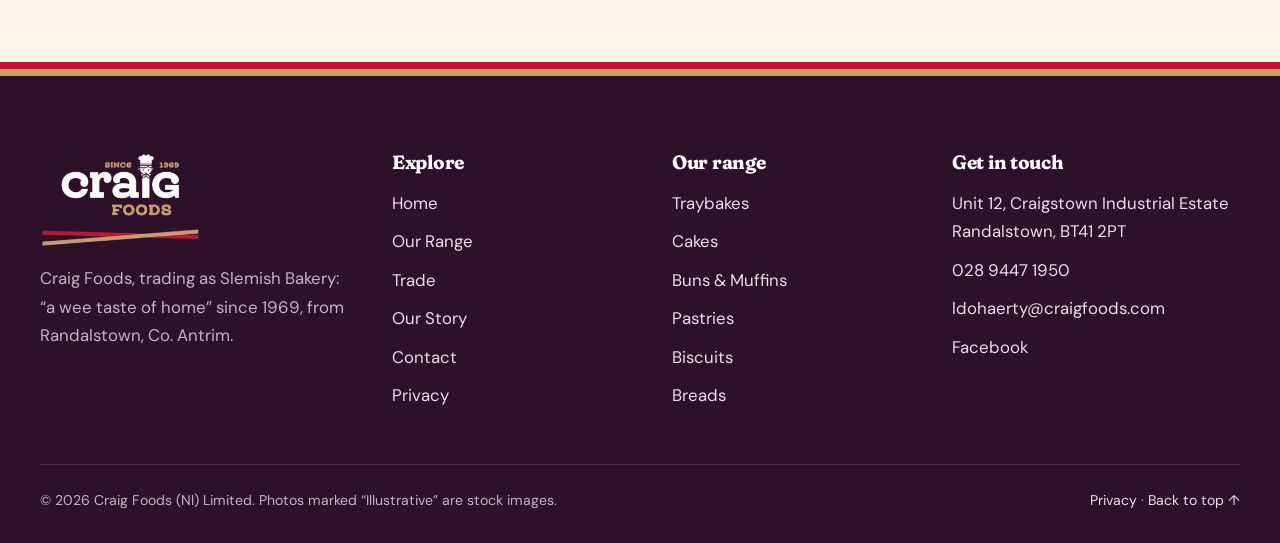
<file: craig-foods-WEBSITE/range.html>
<!doctype html>
<html lang="en-GB" class="no-js">
<head>
<meta charset="utf-8">
<meta name="viewport" content="width=device-width, initial-scale=1, viewport-fit=cover">
<title>Our Range | Cakes, Traybakes, Buns &amp; Breads | Craig Foods NI</title>
<meta name="description" content="The Craig Foods / Slemish Bakery range: cakes, buns, muffins, pastries, biscuits, breads and traybakes, including Iced Diamonds, Jam Rolls and Fifteens.">
<link rel="canonical" href="https://www.craigfoods.com/range.html">
<meta name="theme-color" content="#451b41">
<meta name="geo.region" content="GB-NIR"><meta name="geo.placename" content="Randalstown">
<meta property="og:type" content="website">
<meta property="og:site_name" content="Craig Foods">
<meta property="og:title" content="Our Range | Cakes, Traybakes, Buns &amp; Breads | Craig Foods NI">
<meta property="og:description" content="The Craig Foods / Slemish Bakery range: cakes, buns, muffins, pastries, biscuits, breads and traybakes, including Iced Diamonds, Jam Rolls and Fifteens.">
<meta property="og:url" content="https://www.craigfoods.com/range.html">
<meta property="og:image" content="https://www.craigfoods.com/og-image.jpg">
<meta property="og:locale" content="en_GB">
<meta name="twitter:card" content="summary_large_image">
<link rel="icon" href="favicon.png" type="image/png">
<link rel="apple-touch-icon" href="favicon.png">
<link rel="manifest" href="site.webmanifest">
<link rel="preconnect" href="https://fonts.googleapis.com">
<link rel="preconnect" href="https://fonts.gstatic.com" crossorigin>
<link href="https://fonts.googleapis.com/css2?family=DM+Sans:opsz,wght@9..40,400;9..40,500;9..40,600;9..40,700&family=Fraunces:ital,opsz,wght,SOFT,WONK@0,9..144,600..800,100,1;1,9..144,600..700,100,1&display=swap" rel="stylesheet">
<link rel="stylesheet" href="styles.css">
<script type="application/ld+json">{"@context": "https://schema.org", "@type": "Organization", "name": "Craig Foods", "alternateName": "Slemish Bakery", "url": "https://www.craigfoods.com", "logo": "https://www.craigfoods.com/craig-logo.png", "telephone": "+442894471950", "email": "ldohaerty@craigfoods.com", "foundingDate": "1969", "sameAs": ["https://www.facebook.com/craigfood/"], "address": {"@type": "PostalAddress", "streetAddress": "Unit 12, Craigstown Industrial Estate, Craigstown Road", "addressLocality": "Randalstown", "addressRegion": "County Antrim", "postalCode": "BT41 2PT", "addressCountry": "GB"}, "description": "Wholesale bakery in Randalstown, Co. Antrim, baking cakes, buns, muffins, pastries, biscuits, breads and traybakes since 1969."}</script>
<script defer src="site-config.js"></script>
<script defer src="main.js"></script>
<script defer src="chatbot.js"></script>
</head>
<body>
<a class="skip" href="#main">Skip to content</a>
<div class="topbar"><div class="wrap"><span>Trade enquiries: <a href="tel:+442894471950">028 9447 1950</a></span><span class="hide-s">Slemish Bakery · Randalstown, Co. Antrim · Baking since 1969</span></div></div>
<header class="hdr">
  <div class="wrap hdr-in">
    <a class="logo" href="index.html" aria-label="Craig Foods home"><img src="craig-logo.png" alt="Craig Foods, since 1969" width="131" height="78"></a>
    <nav class="nav" id="nav" aria-label="Main"><ul><li><a href="index.html">Home</a></li><li><a href="range.html" aria-current="page">Our Range</a></li><li><a href="trade.html">Trade</a></li><li><a href="about.html">Our Story</a></li><li><a href="contact.html">Contact</a></li>
      <li class="m-only"><a class="btn btn-gold btn-block" href="trade.html#apply">Become a stockist <svg class="arr" viewBox="0 0 24 24" fill="none" stroke="currentColor" stroke-width="2" stroke-linecap="round" stroke-linejoin="round" aria-hidden="true"><path d="M5 12h14M13 6l6 6-6 6"/></svg></a></li>
      <li class="m-only"><a class="btn btn-light btn-block" href="tel:+442894471950"><svg viewBox="0 0 24 24" fill="none" stroke="currentColor" stroke-width="2" stroke-linecap="round" stroke-linejoin="round" aria-hidden="true"><path d="M22 16.9v3a2 2 0 0 1-2.2 2 19.8 19.8 0 0 1-8.6-3.1 19.5 19.5 0 0 1-6-6A19.8 19.8 0 0 1 2.1 4.2 2 2 0 0 1 4.1 2h3a2 2 0 0 1 2 1.7c.1.9.4 1.8.7 2.7a2 2 0 0 1-.5 2.1L8 9.8a16 16 0 0 0 6 6l1.3-1.3a2 2 0 0 1 2.1-.4c.9.3 1.8.6 2.7.7a2 2 0 0 1 1.7 2z"/></svg> 028 9447 1950</a></li></ul></nav>
    <div class="hdr-cta">
      <a class="btn btn-light btn-sm" href="tel:+442894471950"><svg viewBox="0 0 24 24" fill="none" stroke="currentColor" stroke-width="2" stroke-linecap="round" stroke-linejoin="round" aria-hidden="true"><path d="M22 16.9v3a2 2 0 0 1-2.2 2 19.8 19.8 0 0 1-8.6-3.1 19.5 19.5 0 0 1-6-6A19.8 19.8 0 0 1 2.1 4.2 2 2 0 0 1 4.1 2h3a2 2 0 0 1 2 1.7c.1.9.4 1.8.7 2.7a2 2 0 0 1-.5 2.1L8 9.8a16 16 0 0 0 6 6l1.3-1.3a2 2 0 0 1 2.1-.4c.9.3 1.8.6 2.7.7a2 2 0 0 1 1.7 2z"/></svg> Call</a>
      <a class="btn btn-gold btn-sm" href="trade.html#apply">Become a stockist</a>
      <button class="burger" aria-label="Open menu" aria-expanded="false" aria-controls="nav"><span></span><span></span><span></span></button>
    </div>
  </div>
</header>
<main id="main">
<section class="phero"><div class="wrap phero-in"><div class="load"><div class="crumbs"><a href="index.html">Home</a> / Our Range</div><h1>Our <em>range</em></h1><p class="lead">Cakes, buns, muffins, pastries, biscuits, breads and traybakes: traditional bakes steeped in tradition, made in local bakeries.</p><div class="btn-row"><a class="btn btn-gold" href="trade.html#apply">Request a trade list <svg class="arr" viewBox="0 0 24 24" fill="none" stroke="currentColor" stroke-width="2" stroke-linecap="round" stroke-linejoin="round" aria-hidden="true"><path d="M5 12h14M13 6l6 6-6 6"/></svg></a></div></div>
  <div class="pic load"><img src="cinnamon-rolls.webp" alt="Freshly baked buns" width="900" height="900" decoding="async"><span class="lbl">Illustrative</span></div></div></section>
<section class="sec"><div class="wrap">
  <div class="tabs-wrap"><div class="tabs" role="tablist" aria-label="Product categories"><button role="tab" id="tab-traybakes" data-id="traybakes" aria-controls="p-traybakes" aria-selected="true">Traybakes</button><button role="tab" id="tab-cakes" data-id="cakes" aria-controls="p-cakes" aria-selected="false" tabindex="-1">Cakes</button><button role="tab" id="tab-buns" data-id="buns" aria-controls="p-buns" aria-selected="false" tabindex="-1">Buns &amp; Muffins</button><button role="tab" id="tab-pastries" data-id="pastries" aria-controls="p-pastries" aria-selected="false" tabindex="-1">Pastries</button><button role="tab" id="tab-biscuits" data-id="biscuits" aria-controls="p-biscuits" aria-selected="false" tabindex="-1">Biscuits</button><button role="tab" id="tab-breads" data-id="breads" aria-controls="p-breads" aria-selected="false" tabindex="-1">Breads</button><span class="ind" aria-hidden="true"></span></div></div>
  <div role="tabpanel" id="p-traybakes" aria-labelledby="tab-traybakes"><div class="panel">
  <div><span class="eyebrow">Our range</span><h2>Traybakes</h2><p class="lead">Proper Northern Irish traybakes, the kind that disappear from the counter, including our much-loved Fifteens.</p><div class="favline"><svg viewBox="0 0 210 160" role="img" aria-label="Illustration of Fifteens traybake slices"><ellipse cx="105" cy="138" rx="92" ry="14" fill="#451b41" opacity=".12"/>
<circle cx="56" cy="96" r="33" fill="#f3e6cf"/><circle cx="56" cy="96" r="27" fill="#c9965c"/><rect x="40" y="84" width="8" height="8" rx="2" fill="#f4a6bf" transform="rotate(36 44 88)"/><rect x="60" y="80" width="8" height="8" rx="2" fill="#fff" transform="rotate(16 64 84)"/><circle cx="54" cy="102" r="4.2" fill="#c21531"/><circle cx="69" cy="104" r="4.2" fill="#6aa84f"/><rect x="56" y="91" width="8" height="8" rx="2" fill="#f4a6bf" transform="rotate(28 60 95)"/><rect x="38" y="101" width="8" height="8" rx="2" fill="#fff" transform="rotate(22 42 105)"/><circle cx="68" cy="94" r="4.2" fill="#c21531"/><circle cx="85.4" cy="102.0" r="1.6" fill="#fff"/><circle cx="78.6" cy="115.8" r="1.6" fill="#fff"/><circle cx="65.7" cy="124.4" r="1.6" fill="#fff"/><circle cx="50.4" cy="125.5" r="1.6" fill="#fff"/><circle cx="36.5" cy="118.8" r="1.6" fill="#fff"/><circle cx="27.7" cy="106.0" r="1.6" fill="#fff"/><circle cx="26.5" cy="90.7" r="1.6" fill="#fff"/><circle cx="33.0" cy="76.7" r="1.6" fill="#fff"/><circle cx="45.6" cy="67.8" r="1.6" fill="#fff"/><circle cx="61.0" cy="66.4" r="1.6" fill="#fff"/><circle cx="75.0" cy="72.8" r="1.6" fill="#fff"/><circle cx="84.0" cy="85.3" r="1.6" fill="#fff"/><circle cx="154" cy="96" r="33" fill="#f3e6cf"/><circle cx="154" cy="96" r="27" fill="#c9965c"/><rect x="138" y="84" width="8" height="8" rx="2" fill="#f4a6bf" transform="rotate(36 142 88)"/><rect x="158" y="80" width="8" height="8" rx="2" fill="#fff" transform="rotate(16 162 84)"/><circle cx="152" cy="102" r="4.2" fill="#c21531"/><circle cx="167" cy="104" r="4.2" fill="#6aa84f"/><rect x="154" y="91" width="8" height="8" rx="2" fill="#f4a6bf" transform="rotate(28 158 95)"/><rect x="136" y="101" width="8" height="8" rx="2" fill="#fff" transform="rotate(22 140 105)"/><circle cx="166" cy="94" r="4.2" fill="#c21531"/><circle cx="141.5" cy="123.3" r="1.6" fill="#fff"/><circle cx="129.6" cy="113.5" r="1.6" fill="#fff"/><circle cx="124.2" cy="99.0" r="1.6" fill="#fff"/><circle cx="126.6" cy="83.8" r="1.6" fill="#fff"/><circle cx="136.3" cy="71.8" r="1.6" fill="#fff"/><circle cx="150.6" cy="66.2" r="1.6" fill="#fff"/><circle cx="165.9" cy="68.5" r="1.6" fill="#fff"/><circle cx="178.0" cy="78.0" r="1.6" fill="#fff"/><circle cx="183.8" cy="92.3" r="1.6" fill="#fff"/><circle cx="181.7" cy="107.6" r="1.6" fill="#fff"/><circle cx="172.3" cy="119.8" r="1.6" fill="#fff"/><circle cx="158.0" cy="125.7" r="1.6" fill="#fff"/><circle cx="105" cy="84" r="38" fill="#f3e6cf"/><circle cx="105" cy="84" r="32" fill="#c9965c"/><rect x="89" y="72" width="8" height="8" rx="2" fill="#f4a6bf" transform="rotate(36 93 76)"/><rect x="109" y="68" width="8" height="8" rx="2" fill="#fff" transform="rotate(16 113 72)"/><circle cx="103" cy="90" r="4.2" fill="#c21531"/><circle cx="118" cy="92" r="4.2" fill="#6aa84f"/><rect x="105" y="79" width="8" height="8" rx="2" fill="#f4a6bf" transform="rotate(28 109 83)"/><rect x="87" y="89" width="8" height="8" rx="2" fill="#fff" transform="rotate(22 91 93)"/><circle cx="117" cy="82" r="4.2" fill="#c21531"/><circle cx="120.9" cy="115.2" r="1.6" fill="#fff"/><circle cx="103.3" cy="119.0" r="1.6" fill="#fff"/><circle cx="86.1" cy="113.5" r="1.6" fill="#fff"/><circle cx="74.0" cy="100.2" r="1.6" fill="#fff"/><circle cx="70.0" cy="82.7" r="1.6" fill="#fff"/><circle cx="75.3" cy="65.5" r="1.6" fill="#fff"/><circle cx="88.5" cy="53.2" r="1.6" fill="#fff"/><circle cx="106.0" cy="49.0" r="1.6" fill="#fff"/><circle cx="123.2" cy="54.1" r="1.6" fill="#fff"/><circle cx="135.7" cy="67.1" r="1.6" fill="#fff"/><circle cx="140.0" cy="84.6" r="1.6" fill="#fff"/><circle cx="135.1" cy="101.9" r="1.6" fill="#fff"/></svg><div><small>Firm favourite</small><b>Fifteens</b></div></div>
    <p>Our traybakes list changes through the year. Trade customers can ask for the current list and prices.</p>
    <div class="btn-row"><a class="btn" href="trade.html?range=traybakes#apply">Ask about Traybakes <svg class="arr" viewBox="0 0 24 24" fill="none" stroke="currentColor" stroke-width="2" stroke-linecap="round" stroke-linejoin="round" aria-hidden="true"><path d="M5 12h14M13 6l6 6-6 6"/></svg></a></div></div>
  <div class="pics"><div><img src="brownies.webp" alt="Traybakes" width="800" height="800" loading="lazy" decoding="async"><span class="lbl">Illustrative</span></div><div><img src="cookies.webp" alt="Traybakes" width="800" height="800" loading="lazy" decoding="async"><span class="lbl">Illustrative</span></div><div><img src="chocolate-cake.webp" alt="Traybakes" width="800" height="800" loading="lazy" decoding="async"><span class="lbl">Illustrative</span></div></div></div></div><div role="tabpanel" id="p-cakes" aria-labelledby="tab-cakes" hidden><div class="panel">
  <div><span class="eyebrow">Our range</span><h2>Cakes</h2><p class="lead">Cakes for the shelf and the tea table, from everyday favourites to classics like Iced Diamonds and Jam Rolls.</p><div class="favline"><svg viewBox="0 0 210 160" role="img" aria-label="Illustration of Iced Diamonds"><ellipse cx="105" cy="140" rx="92" ry="13" fill="#451b41" opacity=".12"/>
<polygon points="60,72 90,98 60,124 30,98" fill="#d8a15e"/><polygon points="30,88 60,114 90,88 90,98 60,124 30,98" fill="#e9bf7c"/><polygon points="60,60 90,88 60,114 30,88" fill="#fff7f0"/><polygon points="60,60 90,88 84,88 60,67" fill="#fff" opacity=".45"/><rect x="54" y="82" width="5" height="1.8" rx=".9" fill="#c21531" transform="rotate(20 54 82)"/><rect x="66" y="90" width="5" height="1.8" rx=".9" fill="#451b41" transform="rotate(-30 66 90)"/><rect x="48" y="92" width="5" height="1.8" rx=".9" fill="#6aa84f" transform="rotate(60 48 92)"/><rect x="62" y="72" width="5" height="1.8" rx=".9" fill="#c99e67" transform="rotate(10 62 72)"/><polygon points="150,72 180,98 150,124 120,98" fill="#d8a15e"/><polygon points="120,88 150,114 180,88 180,98 150,124 120,98" fill="#e9bf7c"/><polygon points="150,60 180,88 150,114 120,88" fill="#f7e08a"/><polygon points="150,60 180,88 174,88 150,67" fill="#fff" opacity=".45"/><rect x="144" y="82" width="5" height="1.8" rx=".9" fill="#c21531" transform="rotate(20 144 82)"/><rect x="156" y="90" width="5" height="1.8" rx=".9" fill="#451b41" transform="rotate(-30 156 90)"/><rect x="138" y="92" width="5" height="1.8" rx=".9" fill="#6aa84f" transform="rotate(60 138 92)"/><rect x="152" y="72" width="5" height="1.8" rx=".9" fill="#c99e67" transform="rotate(10 152 72)"/><polygon points="105,56 135,82 105,108 75,82" fill="#d8a15e"/><polygon points="75,72 105,98 135,72 135,82 105,108 75,82" fill="#e9bf7c"/><polygon points="105,44 135,72 105,98 75,72" fill="#f6a8c2"/><polygon points="105,44 135,72 129,72 105,51" fill="#fff" opacity=".45"/><rect x="99" y="66" width="5" height="1.8" rx=".9" fill="#c21531" transform="rotate(20 99 66)"/><rect x="111" y="74" width="5" height="1.8" rx=".9" fill="#451b41" transform="rotate(-30 111 74)"/><rect x="93" y="76" width="5" height="1.8" rx=".9" fill="#6aa84f" transform="rotate(60 93 76)"/><rect x="107" y="56" width="5" height="1.8" rx=".9" fill="#c99e67" transform="rotate(10 107 56)"/></svg><div><small>Firm favourite</small><b>Iced Diamonds</b></div></div><div class="favline"><svg viewBox="0 0 210 160" role="img" aria-label="Illustration of a Jam Roll"><ellipse cx="105" cy="140" rx="92" ry="13" fill="#451b41" opacity=".12"/>
<path d="M44 46h112a34 40 0 0 1 0 80H44z" fill="#e2ad6b"/><path d="M44 46h112a34 40 0 0 1 0 80H44" fill="none" stroke="#c98e4b" stroke-width="3"/><circle cx="40" cy="48" r="1.5" fill="#fff"/><circle cx="63" cy="55" r="1.5" fill="#fff"/><circle cx="86" cy="52" r="1.5" fill="#fff"/><circle cx="109" cy="49" r="1.5" fill="#fff"/><circle cx="132" cy="56" r="1.5" fill="#fff"/><circle cx="155" cy="53" r="1.5" fill="#fff"/><circle cx="58" cy="50" r="1.5" fill="#fff"/><circle cx="81" cy="57" r="1.5" fill="#fff"/><circle cx="104" cy="54" r="1.5" fill="#fff"/><circle cx="127" cy="51" r="1.5" fill="#fff"/><circle cx="150" cy="48" r="1.5" fill="#fff"/><circle cx="53" cy="55" r="1.5" fill="#fff"/><circle cx="76" cy="52" r="1.5" fill="#fff"/><circle cx="99" cy="49" r="1.5" fill="#fff"/>
<ellipse cx="44" cy="86" rx="34" ry="40" fill="#f5dcae"/><path d="M46.0,86.0 L46.2,86.3 L46.3,86.7 L46.4,87.1 L46.4,87.5 L46.3,87.9 L46.1,88.4 L45.9,88.8 L45.6,89.3 L45.2,89.6 L44.7,90.0 L44.1,90.2 L43.5,90.4 L42.9,90.5 L42.2,90.5 L41.5,90.3 L40.8,90.1 L40.1,89.7 L39.4,89.3 L38.8,88.7 L38.3,88.0 L37.9,87.2 L37.6,86.4 L37.4,85.5 L37.3,84.5 L37.4,83.5 L37.7,82.5 L38.0,81.5 L38.6,80.6 L39.3,79.8 L40.1,79.0 L41.0,78.3 L42.1,77.8 L43.2,77.4 L44.5,77.2 L45.7,77.1 L47.0,77.3 L48.3,77.6 L49.6,78.1 L50.7,78.8 L51.8,79.7 L52.8,80.7 L53.6,81.9 L54.3,83.3 L54.8,84.7 L55.1,86.3 L55.1,87.8 L54.9,89.4 L54.5,91.0 L53.9,92.5 L53.0,94.0 L52.0,95.3 L50.7,96.5 L49.3,97.5 L47.6,98.4 L45.9,98.9 L44.1,99.3 L42.2,99.4 L40.3,99.2 L38.4,98.7 L36.6,98.0 L34.9,97.0 L33.3,95.7 L31.8,94.3 L30.6,92.6 L29.7,90.7 L28.9,88.7 L28.5,86.6 L28.4,84.4 L28.6,82.2 L29.1,80.0 L29.9,77.8 L31.0,75.8 L32.4,74.0 L34.1,72.3 L36.0,70.9 L38.1,69.7 L40.4,68.9 L42.8,68.3 L45.3,68.1 L47.9,68.3 L50.4,68.8 L52.8,69.7 L55.1,70.9 L57.2,72.5 L59.2,74.3 L60.8,76.5 L62.2,78.8 L63.2,81.4 L63.8,84.1 L64.1,86.9 L64.0,89.7 L63.5,92.6 L62.5,95.3 L61.2,97.9 L59.5,100.3 L57.5,102.5 L55.2,104.4 L52.6,106.0 L49.7,107.2 L46.7,108.0 L43.6,108.3 L40.5,108.3 L37.4,107.8 L34.3,106.8 L31.4,105.4 L28.7,103.6 L26.2,101.4 L24.1,98.9 L22.3,96.1 L20.9,93.0 L19.9,89.7 L19.4,86.3 L19.4,82.9 L19.9,79.4 L20.9,76.0 L22.3,72.8 L24.2,69.8 L26.6,67.0 L29.3,64.6 L32.3,62.6 L35.6,61.0 L39.2,59.9 L42.9,59.2 L46.6,59.1 L50.4,59.6 L54.1,60.5 L57.6,62.0 L61.0,64.0 L64.0,66.5 L66.7,69.3 L69.0,72.6 L70.8,76.1 L72.1,79.9 L72.9,83.9 L73.1,88.0 L72.8,92.1 L71.8,96.1 L70.3,100.0 L68.3,103.6" fill="none" stroke="#c21531" stroke-width="5.5" stroke-linecap="round" transform="scale(1 1.15) translate(0 -11.2)"/>
<ellipse cx="44" cy="86" rx="34" ry="40" fill="none" stroke="#d39a55" stroke-width="5"/></svg><div><small>Firm favourite</small><b>Jam Rolls</b></div></div>
    <p>Our cakes list changes through the year. Trade customers can ask for the current list and prices.</p>
    <div class="btn-row"><a class="btn" href="trade.html?range=cakes#apply">Ask about Cakes <svg class="arr" viewBox="0 0 24 24" fill="none" stroke="currentColor" stroke-width="2" stroke-linecap="round" stroke-linejoin="round" aria-hidden="true"><path d="M5 12h14M13 6l6 6-6 6"/></svg></a></div></div>
  <div class="pics"><div><img src="raspberry-cake.webp" alt="Cakes" width="800" height="800" loading="lazy" decoding="async"><span class="lbl">Illustrative</span></div><div><img src="fruit-tarts.webp" alt="Cakes" width="800" height="800" loading="lazy" decoding="async"><span class="lbl">Illustrative</span></div><div><img src="berry-pies.webp" alt="Cakes" width="800" height="800" loading="lazy" decoding="async"><span class="lbl">Illustrative</span></div></div></div></div><div role="tabpanel" id="p-buns" aria-labelledby="tab-buns" hidden><div class="panel">
  <div><span class="eyebrow">Our range</span><h2>Buns &amp; Muffins</h2><p class="lead">Soft buns and generous muffins, ready for the morning coffee rush or the lunchbox.</p>
    <p>Our buns and muffins list changes through the year. Trade customers can ask for the current list and prices.</p>
    <div class="btn-row"><a class="btn" href="trade.html?range=buns#apply">Ask about Buns &amp; Muffins <svg class="arr" viewBox="0 0 24 24" fill="none" stroke="currentColor" stroke-width="2" stroke-linecap="round" stroke-linejoin="round" aria-hidden="true"><path d="M5 12h14M13 6l6 6-6 6"/></svg></a></div></div>
  <div class="pics"><div><img src="blueberry-muffins.webp" alt="Buns &amp; Muffins" width="800" height="800" loading="lazy" decoding="async"><span class="lbl">Illustrative</span></div><div><img src="cinnamon-rolls.webp" alt="Buns &amp; Muffins" width="800" height="800" loading="lazy" decoding="async"><span class="lbl">Illustrative</span></div><div><img src="doughnuts.webp" alt="Buns &amp; Muffins" width="800" height="800" loading="lazy" decoding="async"><span class="lbl">Illustrative</span></div></div></div></div><div role="tabpanel" id="p-pastries" aria-labelledby="tab-pastries" hidden><div class="panel">
  <div><span class="eyebrow">Our range</span><h2>Pastries</h2><p class="lead">Flaky, buttery pastries, a grab-and-go favourite in shops and forecourts.</p>
    <p>Our pastries list changes through the year. Trade customers can ask for the current list and prices.</p>
    <div class="btn-row"><a class="btn" href="trade.html?range=pastries#apply">Ask about Pastries <svg class="arr" viewBox="0 0 24 24" fill="none" stroke="currentColor" stroke-width="2" stroke-linecap="round" stroke-linejoin="round" aria-hidden="true"><path d="M5 12h14M13 6l6 6-6 6"/></svg></a></div></div>
  <div class="pics"><div><img src="croissants.webp" alt="Pastries" width="800" height="800" loading="lazy" decoding="async"><span class="lbl">Illustrative</span></div><div><img src="pain-au-chocolat.webp" alt="Pastries" width="800" height="800" loading="lazy" decoding="async"><span class="lbl">Illustrative</span></div><div><img src="pastry-cabinet.webp" alt="Pastries" width="800" height="800" loading="lazy" decoding="async"><span class="lbl">Illustrative</span></div></div></div></div><div role="tabpanel" id="p-biscuits" aria-labelledby="tab-biscuits" hidden><div class="panel">
  <div><span class="eyebrow">Our range</span><h2>Biscuits</h2><p class="lead">Biscuits made for dunking: a cup of tea’s best friend.</p>
    <p>Our biscuits list changes through the year. Trade customers can ask for the current list and prices.</p>
    <div class="btn-row"><a class="btn" href="trade.html?range=biscuits#apply">Ask about Biscuits <svg class="arr" viewBox="0 0 24 24" fill="none" stroke="currentColor" stroke-width="2" stroke-linecap="round" stroke-linejoin="round" aria-hidden="true"><path d="M5 12h14M13 6l6 6-6 6"/></svg></a></div></div>
  <div class="pics"><div><img src="cookies.webp" alt="Biscuits" width="800" height="800" loading="lazy" decoding="async"><span class="lbl">Illustrative</span></div><div><img src="brownies.webp" alt="Biscuits" width="800" height="800" loading="lazy" decoding="async"><span class="lbl">Illustrative</span></div><div><img src="cinnamon-rolls.webp" alt="Biscuits" width="800" height="800" loading="lazy" decoding="async"><span class="lbl">Illustrative</span></div></div></div></div><div role="tabpanel" id="p-breads" aria-labelledby="tab-breads" hidden><div class="panel">
  <div><span class="eyebrow">Our range</span><h2>Breads</h2><p class="lead">Everyday breads with a wee taste of home, baked in local bakeries.</p>
    <p>Our breads list changes through the year. Trade customers can ask for the current list and prices.</p>
    <div class="btn-row"><a class="btn" href="trade.html?range=breads#apply">Ask about Breads <svg class="arr" viewBox="0 0 24 24" fill="none" stroke="currentColor" stroke-width="2" stroke-linecap="round" stroke-linejoin="round" aria-hidden="true"><path d="M5 12h14M13 6l6 6-6 6"/></svg></a></div></div>
  <div class="pics"><div><img src="bread-loaves.webp" alt="Breads" width="800" height="800" loading="lazy" decoding="async"><span class="lbl">Illustrative</span></div><div><img src="sliced-loaf.webp" alt="Breads" width="800" height="800" loading="lazy" decoding="async"><span class="lbl">Illustrative</span></div><div><img src="dough-kneading.webp" alt="Breads" width="800" height="800" loading="lazy" decoding="async"><span class="lbl">Illustrative</span></div></div></div></div>
</div></section>
<section class="sec sec-white" id="favourites"><div class="wrap"><div class="head center rv"><span class="eyebrow">Firm favourites</span><h2>The Ulster <em>classics</em></h2></div><div class="favs"><article class="fav rv d1"><div class="art"><svg viewBox="0 0 210 160" role="img" aria-label="Illustration of Iced Diamonds"><ellipse cx="105" cy="140" rx="92" ry="13" fill="#451b41" opacity=".12"/>
<polygon points="60,72 90,98 60,124 30,98" fill="#d8a15e"/><polygon points="30,88 60,114 90,88 90,98 60,124 30,98" fill="#e9bf7c"/><polygon points="60,60 90,88 60,114 30,88" fill="#fff7f0"/><polygon points="60,60 90,88 84,88 60,67" fill="#fff" opacity=".45"/><rect x="54" y="82" width="5" height="1.8" rx=".9" fill="#c21531" transform="rotate(20 54 82)"/><rect x="66" y="90" width="5" height="1.8" rx=".9" fill="#451b41" transform="rotate(-30 66 90)"/><rect x="48" y="92" width="5" height="1.8" rx=".9" fill="#6aa84f" transform="rotate(60 48 92)"/><rect x="62" y="72" width="5" height="1.8" rx=".9" fill="#c99e67" transform="rotate(10 62 72)"/><polygon points="150,72 180,98 150,124 120,98" fill="#d8a15e"/><polygon points="120,88 150,114 180,88 180,98 150,124 120,98" fill="#e9bf7c"/><polygon points="150,60 180,88 150,114 120,88" fill="#f7e08a"/><polygon points="150,60 180,88 174,88 150,67" fill="#fff" opacity=".45"/><rect x="144" y="82" width="5" height="1.8" rx=".9" fill="#c21531" transform="rotate(20 144 82)"/><rect x="156" y="90" width="5" height="1.8" rx=".9" fill="#451b41" transform="rotate(-30 156 90)"/><rect x="138" y="92" width="5" height="1.8" rx=".9" fill="#6aa84f" transform="rotate(60 138 92)"/><rect x="152" y="72" width="5" height="1.8" rx=".9" fill="#c99e67" transform="rotate(10 152 72)"/><polygon points="105,56 135,82 105,108 75,82" fill="#d8a15e"/><polygon points="75,72 105,98 135,72 135,82 105,108 75,82" fill="#e9bf7c"/><polygon points="105,44 135,72 105,98 75,72" fill="#f6a8c2"/><polygon points="105,44 135,72 129,72 105,51" fill="#fff" opacity=".45"/><rect x="99" y="66" width="5" height="1.8" rx=".9" fill="#c21531" transform="rotate(20 99 66)"/><rect x="111" y="74" width="5" height="1.8" rx=".9" fill="#451b41" transform="rotate(-30 111 74)"/><rect x="93" y="76" width="5" height="1.8" rx=".9" fill="#6aa84f" transform="rotate(60 93 76)"/><rect x="107" y="56" width="5" height="1.8" rx=".9" fill="#c99e67" transform="rotate(10 107 56)"/></svg></div><span class="tag">Firm favourite</span><h3>Iced Diamonds</h3><p>A Northern Irish favourite: soft sponge diamonds topped with sweet, colourful icing.</p></article><article class="fav rv d2"><div class="art"><svg viewBox="0 0 210 160" role="img" aria-label="Illustration of a Jam Roll"><ellipse cx="105" cy="140" rx="92" ry="13" fill="#451b41" opacity=".12"/>
<path d="M44 46h112a34 40 0 0 1 0 80H44z" fill="#e2ad6b"/><path d="M44 46h112a34 40 0 0 1 0 80H44" fill="none" stroke="#c98e4b" stroke-width="3"/><circle cx="40" cy="48" r="1.5" fill="#fff"/><circle cx="63" cy="55" r="1.5" fill="#fff"/><circle cx="86" cy="52" r="1.5" fill="#fff"/><circle cx="109" cy="49" r="1.5" fill="#fff"/><circle cx="132" cy="56" r="1.5" fill="#fff"/><circle cx="155" cy="53" r="1.5" fill="#fff"/><circle cx="58" cy="50" r="1.5" fill="#fff"/><circle cx="81" cy="57" r="1.5" fill="#fff"/><circle cx="104" cy="54" r="1.5" fill="#fff"/><circle cx="127" cy="51" r="1.5" fill="#fff"/><circle cx="150" cy="48" r="1.5" fill="#fff"/><circle cx="53" cy="55" r="1.5" fill="#fff"/><circle cx="76" cy="52" r="1.5" fill="#fff"/><circle cx="99" cy="49" r="1.5" fill="#fff"/>
<ellipse cx="44" cy="86" rx="34" ry="40" fill="#f5dcae"/><path d="M46.0,86.0 L46.2,86.3 L46.3,86.7 L46.4,87.1 L46.4,87.5 L46.3,87.9 L46.1,88.4 L45.9,88.8 L45.6,89.3 L45.2,89.6 L44.7,90.0 L44.1,90.2 L43.5,90.4 L42.9,90.5 L42.2,90.5 L41.5,90.3 L40.8,90.1 L40.1,89.7 L39.4,89.3 L38.8,88.7 L38.3,88.0 L37.9,87.2 L37.6,86.4 L37.4,85.5 L37.3,84.5 L37.4,83.5 L37.7,82.5 L38.0,81.5 L38.6,80.6 L39.3,79.8 L40.1,79.0 L41.0,78.3 L42.1,77.8 L43.2,77.4 L44.5,77.2 L45.7,77.1 L47.0,77.3 L48.3,77.6 L49.6,78.1 L50.7,78.8 L51.8,79.7 L52.8,80.7 L53.6,81.9 L54.3,83.3 L54.8,84.7 L55.1,86.3 L55.1,87.8 L54.9,89.4 L54.5,91.0 L53.9,92.5 L53.0,94.0 L52.0,95.3 L50.7,96.5 L49.3,97.5 L47.6,98.4 L45.9,98.9 L44.1,99.3 L42.2,99.4 L40.3,99.2 L38.4,98.7 L36.6,98.0 L34.9,97.0 L33.3,95.7 L31.8,94.3 L30.6,92.6 L29.7,90.7 L28.9,88.7 L28.5,86.6 L28.4,84.4 L28.6,82.2 L29.1,80.0 L29.9,77.8 L31.0,75.8 L32.4,74.0 L34.1,72.3 L36.0,70.9 L38.1,69.7 L40.4,68.9 L42.8,68.3 L45.3,68.1 L47.9,68.3 L50.4,68.8 L52.8,69.7 L55.1,70.9 L57.2,72.5 L59.2,74.3 L60.8,76.5 L62.2,78.8 L63.2,81.4 L63.8,84.1 L64.1,86.9 L64.0,89.7 L63.5,92.6 L62.5,95.3 L61.2,97.9 L59.5,100.3 L57.5,102.5 L55.2,104.4 L52.6,106.0 L49.7,107.2 L46.7,108.0 L43.6,108.3 L40.5,108.3 L37.4,107.8 L34.3,106.8 L31.4,105.4 L28.7,103.6 L26.2,101.4 L24.1,98.9 L22.3,96.1 L20.9,93.0 L19.9,89.7 L19.4,86.3 L19.4,82.9 L19.9,79.4 L20.9,76.0 L22.3,72.8 L24.2,69.8 L26.6,67.0 L29.3,64.6 L32.3,62.6 L35.6,61.0 L39.2,59.9 L42.9,59.2 L46.6,59.1 L50.4,59.6 L54.1,60.5 L57.6,62.0 L61.0,64.0 L64.0,66.5 L66.7,69.3 L69.0,72.6 L70.8,76.1 L72.1,79.9 L72.9,83.9 L73.1,88.0 L72.8,92.1 L71.8,96.1 L70.3,100.0 L68.3,103.6" fill="none" stroke="#c21531" stroke-width="5.5" stroke-linecap="round" transform="scale(1 1.15) translate(0 -11.2)"/>
<ellipse cx="44" cy="86" rx="34" ry="40" fill="none" stroke="#d39a55" stroke-width="5"/></svg></div><span class="tag">Firm favourite</span><h3>Jam Rolls</h3><p>Light sponge rolled up with a ribbon of jam. A classic for the tea table.</p></article><article class="fav rv d3"><div class="art"><svg viewBox="0 0 210 160" role="img" aria-label="Illustration of Fifteens traybake slices"><ellipse cx="105" cy="138" rx="92" ry="14" fill="#451b41" opacity=".12"/>
<circle cx="56" cy="96" r="33" fill="#f3e6cf"/><circle cx="56" cy="96" r="27" fill="#c9965c"/><rect x="40" y="84" width="8" height="8" rx="2" fill="#f4a6bf" transform="rotate(36 44 88)"/><rect x="60" y="80" width="8" height="8" rx="2" fill="#fff" transform="rotate(16 64 84)"/><circle cx="54" cy="102" r="4.2" fill="#c21531"/><circle cx="69" cy="104" r="4.2" fill="#6aa84f"/><rect x="56" y="91" width="8" height="8" rx="2" fill="#f4a6bf" transform="rotate(28 60 95)"/><rect x="38" y="101" width="8" height="8" rx="2" fill="#fff" transform="rotate(22 42 105)"/><circle cx="68" cy="94" r="4.2" fill="#c21531"/><circle cx="85.4" cy="102.0" r="1.6" fill="#fff"/><circle cx="78.6" cy="115.8" r="1.6" fill="#fff"/><circle cx="65.7" cy="124.4" r="1.6" fill="#fff"/><circle cx="50.4" cy="125.5" r="1.6" fill="#fff"/><circle cx="36.5" cy="118.8" r="1.6" fill="#fff"/><circle cx="27.7" cy="106.0" r="1.6" fill="#fff"/><circle cx="26.5" cy="90.7" r="1.6" fill="#fff"/><circle cx="33.0" cy="76.7" r="1.6" fill="#fff"/><circle cx="45.6" cy="67.8" r="1.6" fill="#fff"/><circle cx="61.0" cy="66.4" r="1.6" fill="#fff"/><circle cx="75.0" cy="72.8" r="1.6" fill="#fff"/><circle cx="84.0" cy="85.3" r="1.6" fill="#fff"/><circle cx="154" cy="96" r="33" fill="#f3e6cf"/><circle cx="154" cy="96" r="27" fill="#c9965c"/><rect x="138" y="84" width="8" height="8" rx="2" fill="#f4a6bf" transform="rotate(36 142 88)"/><rect x="158" y="80" width="8" height="8" rx="2" fill="#fff" transform="rotate(16 162 84)"/><circle cx="152" cy="102" r="4.2" fill="#c21531"/><circle cx="167" cy="104" r="4.2" fill="#6aa84f"/><rect x="154" y="91" width="8" height="8" rx="2" fill="#f4a6bf" transform="rotate(28 158 95)"/><rect x="136" y="101" width="8" height="8" rx="2" fill="#fff" transform="rotate(22 140 105)"/><circle cx="166" cy="94" r="4.2" fill="#c21531"/><circle cx="141.5" cy="123.3" r="1.6" fill="#fff"/><circle cx="129.6" cy="113.5" r="1.6" fill="#fff"/><circle cx="124.2" cy="99.0" r="1.6" fill="#fff"/><circle cx="126.6" cy="83.8" r="1.6" fill="#fff"/><circle cx="136.3" cy="71.8" r="1.6" fill="#fff"/><circle cx="150.6" cy="66.2" r="1.6" fill="#fff"/><circle cx="165.9" cy="68.5" r="1.6" fill="#fff"/><circle cx="178.0" cy="78.0" r="1.6" fill="#fff"/><circle cx="183.8" cy="92.3" r="1.6" fill="#fff"/><circle cx="181.7" cy="107.6" r="1.6" fill="#fff"/><circle cx="172.3" cy="119.8" r="1.6" fill="#fff"/><circle cx="158.0" cy="125.7" r="1.6" fill="#fff"/><circle cx="105" cy="84" r="38" fill="#f3e6cf"/><circle cx="105" cy="84" r="32" fill="#c9965c"/><rect x="89" y="72" width="8" height="8" rx="2" fill="#f4a6bf" transform="rotate(36 93 76)"/><rect x="109" y="68" width="8" height="8" rx="2" fill="#fff" transform="rotate(16 113 72)"/><circle cx="103" cy="90" r="4.2" fill="#c21531"/><circle cx="118" cy="92" r="4.2" fill="#6aa84f"/><rect x="105" y="79" width="8" height="8" rx="2" fill="#f4a6bf" transform="rotate(28 109 83)"/><rect x="87" y="89" width="8" height="8" rx="2" fill="#fff" transform="rotate(22 91 93)"/><circle cx="117" cy="82" r="4.2" fill="#c21531"/><circle cx="120.9" cy="115.2" r="1.6" fill="#fff"/><circle cx="103.3" cy="119.0" r="1.6" fill="#fff"/><circle cx="86.1" cy="113.5" r="1.6" fill="#fff"/><circle cx="74.0" cy="100.2" r="1.6" fill="#fff"/><circle cx="70.0" cy="82.7" r="1.6" fill="#fff"/><circle cx="75.3" cy="65.5" r="1.6" fill="#fff"/><circle cx="88.5" cy="53.2" r="1.6" fill="#fff"/><circle cx="106.0" cy="49.0" r="1.6" fill="#fff"/><circle cx="123.2" cy="54.1" r="1.6" fill="#fff"/><circle cx="135.7" cy="67.1" r="1.6" fill="#fff"/><circle cx="140.0" cy="84.6" r="1.6" fill="#fff"/><circle cx="135.1" cy="101.9" r="1.6" fill="#fff"/></svg></div><span class="tag">Firm favourite</span><h3>Fifteens</h3><p>The no-bake traybake every Ulster child grew up with: marshmallows, cherries and coconut.</p></article></div></div></section>
<section class="sec sec-white" style="padding-top:0"><div class="wrap"><div class="faq rv">
  <details><summary>Where can I find allergen information?</summary><div class="ans"><p>Full ingredients and allergen information are printed on every pack. Trade customers can also ask us for product specifications.</p></div></details>
  <details><summary>Can I buy direct as a member of the public?</summary><div class="ans"><p>We’re a wholesale bakery, so you’ll find our bakes in local shops supplied by Musgrave, Costcutter, Hendersons, NISA, Russells, Dunnes, Savage &amp; Whitten and Applegreen.</p></div></details>
  <details><summary>How do I get a price list?</summary><div class="ans"><p>Send a <a href="trade.html#apply">trade enquiry</a> or call 028 9447 1950 and we’ll send you the current range and trade prices.</p></div></details>
</div></div></section>
<section class="sec" style="padding-top:0"><div class="wrap"><div class="cta-band rv"><div><h2>Put a wee taste of <em>home</em> on your shelves</h2><p>Tell us about your shop, forecourt or café and we’ll be in touch about our range and trade prices.</p></div>
  <div class="btn-row"><a class="btn btn-gold" href="trade.html#apply">Open a trade account <svg class="arr" viewBox="0 0 24 24" fill="none" stroke="currentColor" stroke-width="2" stroke-linecap="round" stroke-linejoin="round" aria-hidden="true"><path d="M5 12h14M13 6l6 6-6 6"/></svg></a><a class="btn btn-light" href="tel:+442894471950"><svg viewBox="0 0 24 24" fill="none" stroke="currentColor" stroke-width="2" stroke-linecap="round" stroke-linejoin="round" aria-hidden="true"><path d="M22 16.9v3a2 2 0 0 1-2.2 2 19.8 19.8 0 0 1-8.6-3.1 19.5 19.5 0 0 1-6-6A19.8 19.8 0 0 1 2.1 4.2 2 2 0 0 1 4.1 2h3a2 2 0 0 1 2 1.7c.1.9.4 1.8.7 2.7a2 2 0 0 1-.5 2.1L8 9.8a16 16 0 0 0 6 6l1.3-1.3a2 2 0 0 1 2.1-.4c.9.3 1.8.6 2.7.7a2 2 0 0 1 1.7 2z"/></svg> 028 9447 1950</a></div></div></div></section>
</main>
<footer class="foot">
  <div class="stripes" aria-hidden="true"></div>
  <div class="wrap foot-grid">
    <div><a class="logo" href="index.html" aria-label="Craig Foods home"><img src="craig-logo.png" alt="Craig Foods, since 1969" width="162" height="96" loading="lazy"></a>
      <p>Craig Foods, trading as Slemish Bakery: “a wee taste of home” since 1969, from Randalstown, Co. Antrim.</p></div>
    <div><h4>Explore</h4><ul><li><a href="index.html">Home</a></li><li><a href="range.html">Our Range</a></li><li><a href="trade.html">Trade</a></li><li><a href="about.html">Our Story</a></li><li><a href="contact.html">Contact</a></li><li><a href="privacy.html">Privacy</a></li></ul></div>
    <div><h4>Our range</h4><ul><li><a href="range.html?tab=traybakes">Traybakes</a></li><li><a href="range.html?tab=cakes">Cakes</a></li><li><a href="range.html?tab=buns">Buns &amp; Muffins</a></li><li><a href="range.html?tab=pastries">Pastries</a></li><li><a href="range.html?tab=biscuits">Biscuits</a></li><li><a href="range.html?tab=breads">Breads</a></li></ul></div>
    <div><h4>Get in touch</h4><ul>
      <li><a href="https://www.google.com/maps/search/?api=1&amp;query=Craig+Foods,+Craigstown+Industrial+Estate,+Randalstown+BT41+2PT" target="_blank" rel="noopener">Unit 12, Craigstown Industrial Estate<br>Randalstown, BT41 2PT</a></li>
      <li><a href="tel:+442894471950">028 9447 1950</a></li>
      <li><a href="mailto:ldohaerty@craigfoods.com">ldohaerty@craigfoods.com</a></li>
      <li><a href="https://www.facebook.com/craigfood/" target="_blank" rel="noopener">Facebook</a></li></ul></div>
  </div>
  <div class="wrap foot-bottom"><span>© <span data-year>2026</span> Craig Foods (NI) Limited. Photos marked “Illustrative” are stock images.</span><span><a href="privacy.html">Privacy</a> · <a href="#main">Back to top ↑</a></span></div>
</footer>
<div class="mbar"><a class="btn btn-line" href="tel:+442894471950"><svg viewBox="0 0 24 24" fill="none" stroke="currentColor" stroke-width="2" stroke-linecap="round" stroke-linejoin="round" aria-hidden="true"><path d="M22 16.9v3a2 2 0 0 1-2.2 2 19.8 19.8 0 0 1-8.6-3.1 19.5 19.5 0 0 1-6-6A19.8 19.8 0 0 1 2.1 4.2 2 2 0 0 1 4.1 2h3a2 2 0 0 1 2 1.7c.1.9.4 1.8.7 2.7a2 2 0 0 1-.5 2.1L8 9.8a16 16 0 0 0 6 6l1.3-1.3a2 2 0 0 1 2.1-.4c.9.3 1.8.6 2.7.7a2 2 0 0 1 1.7 2z"/></svg> Call</a><a class="btn" href="trade.html#apply">Stock us</a></div>
<div class="cookie" hidden><p>We don’t use tracking cookies. Fonts and the map may set their own. <a href="privacy.html">Learn more</a></p><button class="btn btn-sm" type="button">OK</button></div>
</body>
</html>
</file>
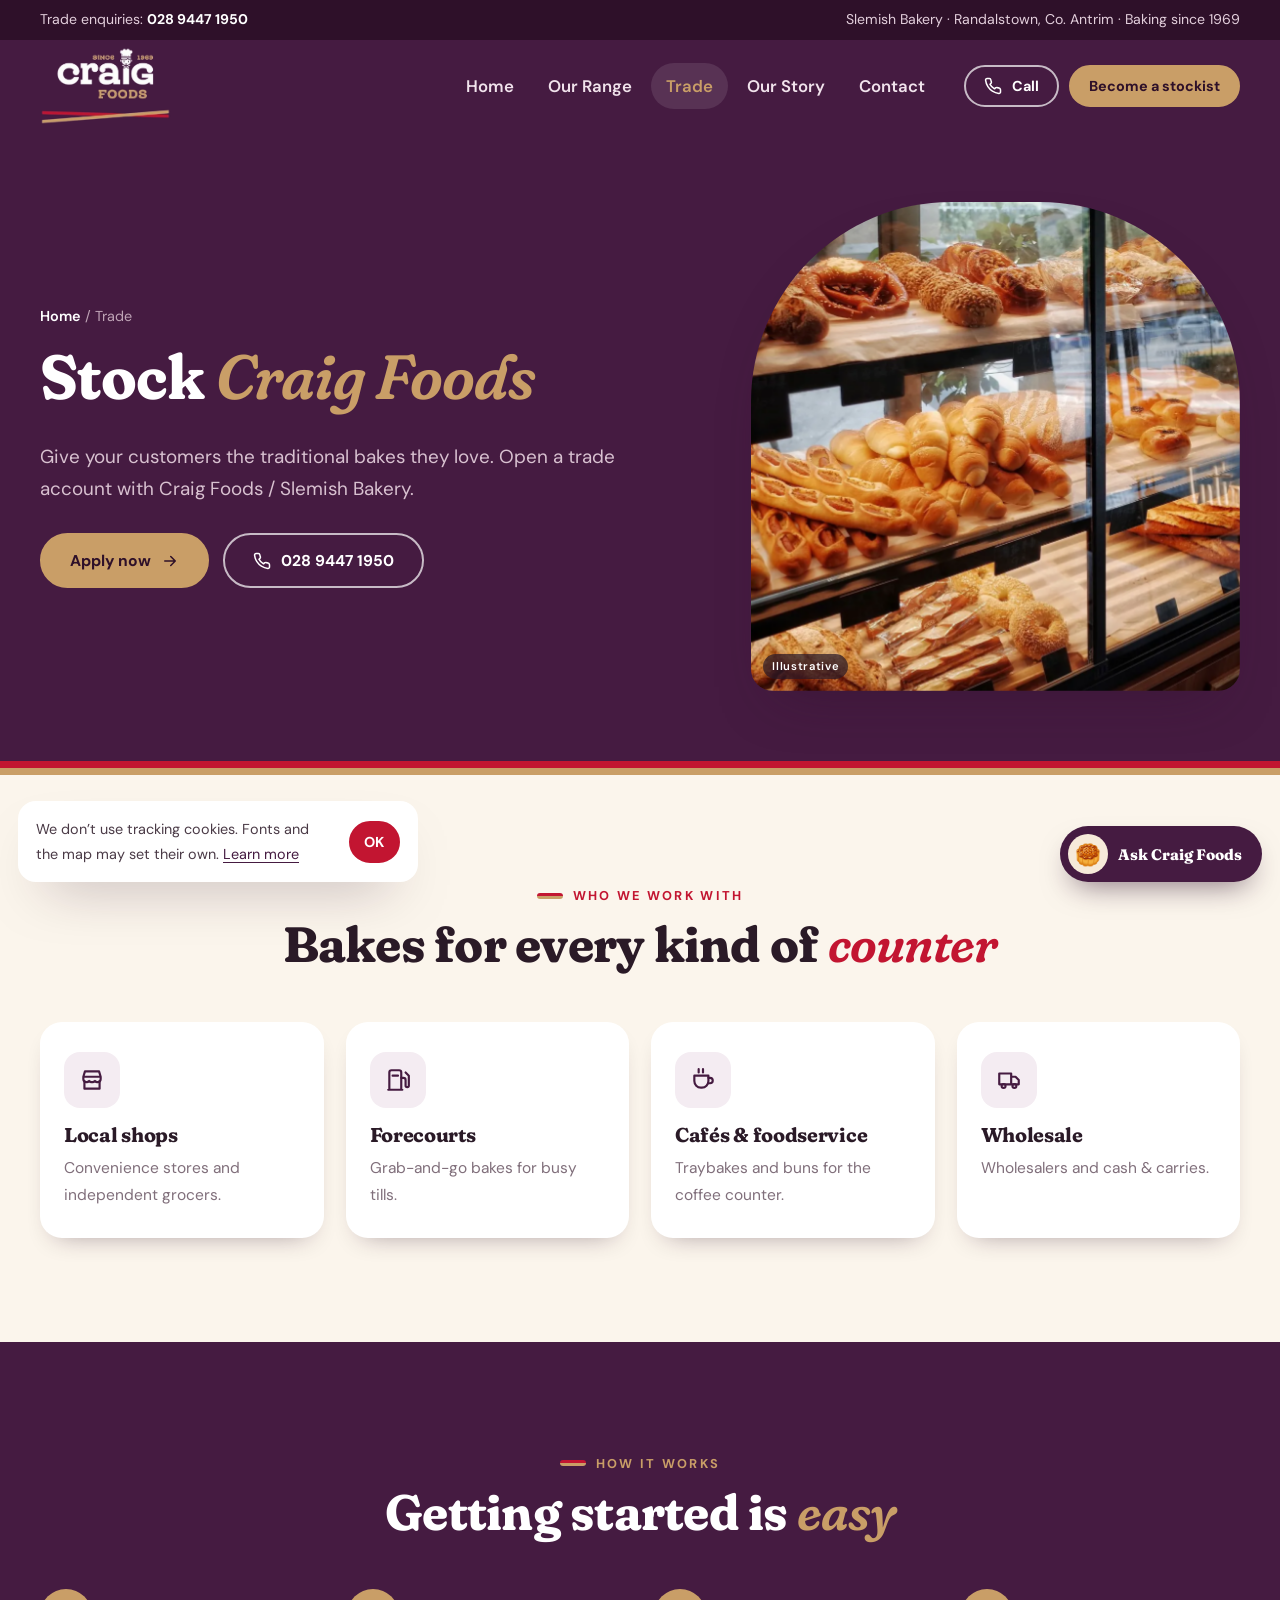
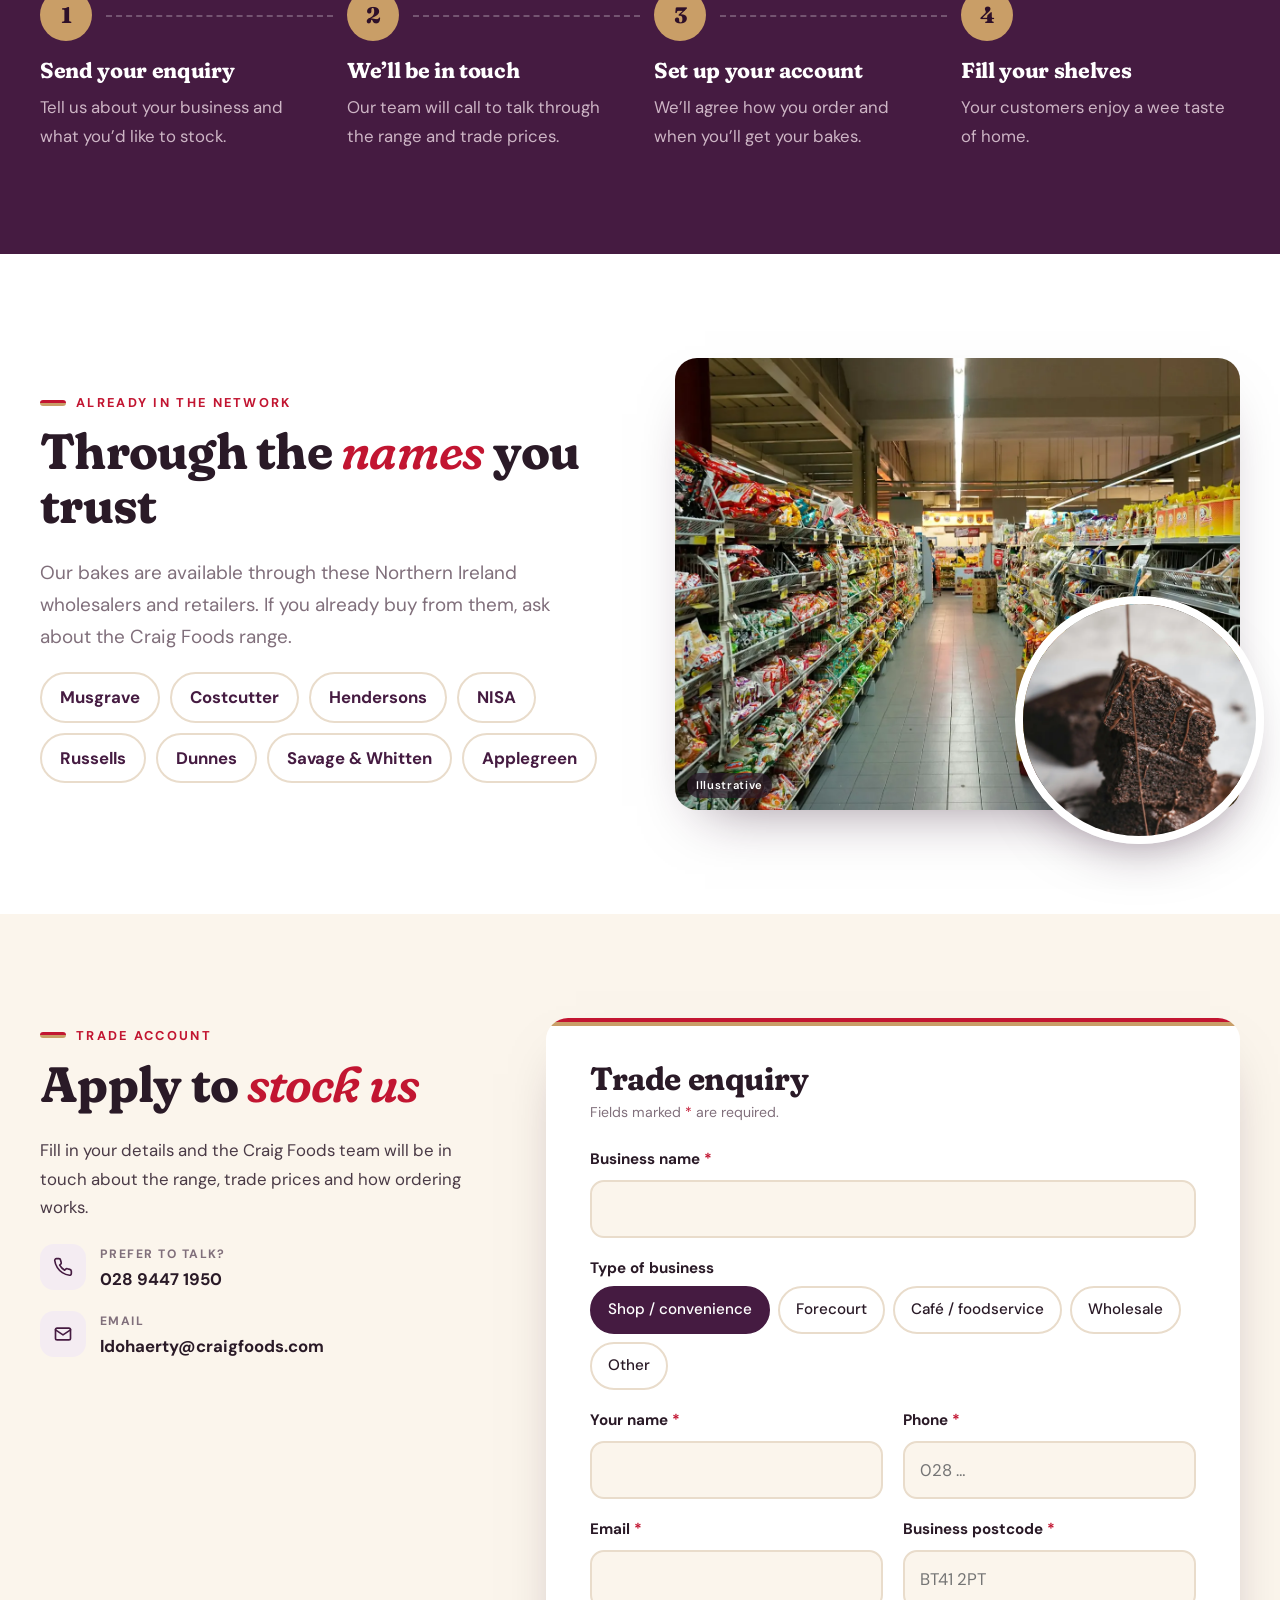
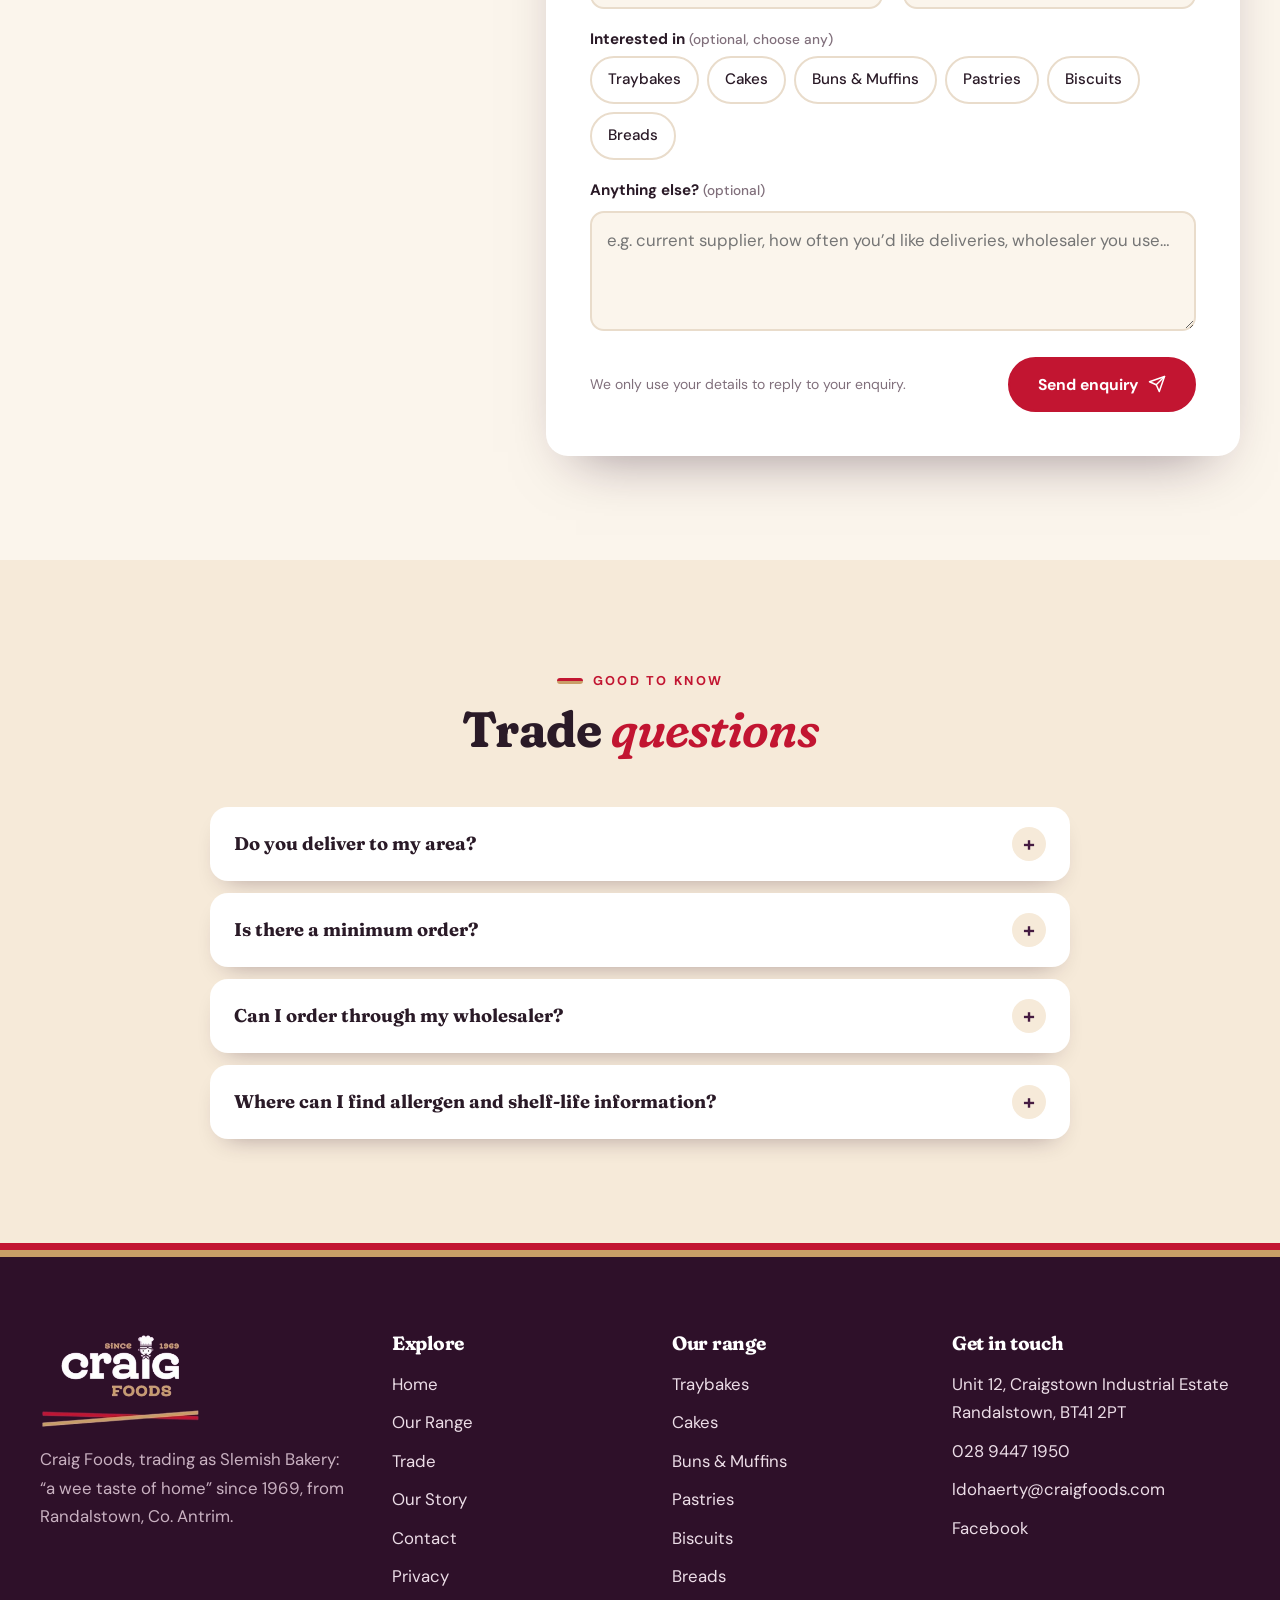
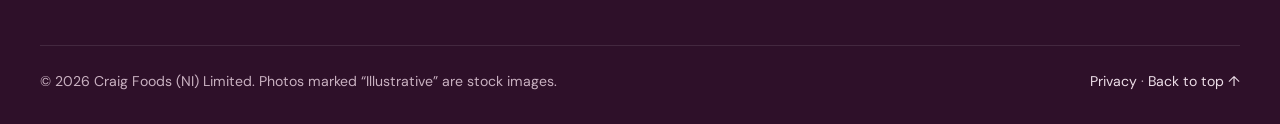
<file: craig-foods-WEBSITE/trade.html>
<!doctype html>
<html lang="en-GB" class="no-js">
<head>
<meta charset="utf-8">
<meta name="viewport" content="width=device-width, initial-scale=1, viewport-fit=cover">
<title>Trade Accounts | Stock Craig Foods / Slemish Bakery</title>
<meta name="description" content="Open a trade account with Craig Foods / Slemish Bakery, Randalstown: traditional Northern Irish cakes, traybakes, buns, pastries, biscuits and breads for shops, forecourts and cafés.">
<link rel="canonical" href="https://www.craigfoods.com/trade.html">
<meta name="theme-color" content="#451b41">
<meta name="geo.region" content="GB-NIR"><meta name="geo.placename" content="Randalstown">
<meta property="og:type" content="website">
<meta property="og:site_name" content="Craig Foods">
<meta property="og:title" content="Trade Accounts | Stock Craig Foods / Slemish Bakery">
<meta property="og:description" content="Open a trade account with Craig Foods / Slemish Bakery, Randalstown: traditional Northern Irish cakes, traybakes, buns, pastries, biscuits and breads for shops, forecourts and cafés.">
<meta property="og:url" content="https://www.craigfoods.com/trade.html">
<meta property="og:image" content="https://www.craigfoods.com/og-image.jpg">
<meta property="og:locale" content="en_GB">
<meta name="twitter:card" content="summary_large_image">
<link rel="icon" href="favicon.png" type="image/png">
<link rel="apple-touch-icon" href="favicon.png">
<link rel="manifest" href="site.webmanifest">
<link rel="preconnect" href="https://fonts.googleapis.com">
<link rel="preconnect" href="https://fonts.gstatic.com" crossorigin>
<link href="https://fonts.googleapis.com/css2?family=DM+Sans:opsz,wght@9..40,400;9..40,500;9..40,600;9..40,700&family=Fraunces:ital,opsz,wght,SOFT,WONK@0,9..144,600..800,100,1;1,9..144,600..700,100,1&display=swap" rel="stylesheet">
<link rel="stylesheet" href="styles.css">
<script type="application/ld+json">{"@context": "https://schema.org", "@type": "Organization", "name": "Craig Foods", "alternateName": "Slemish Bakery", "url": "https://www.craigfoods.com", "logo": "https://www.craigfoods.com/craig-logo.png", "telephone": "+442894471950", "email": "ldohaerty@craigfoods.com", "foundingDate": "1969", "sameAs": ["https://www.facebook.com/craigfood/"], "address": {"@type": "PostalAddress", "streetAddress": "Unit 12, Craigstown Industrial Estate, Craigstown Road", "addressLocality": "Randalstown", "addressRegion": "County Antrim", "postalCode": "BT41 2PT", "addressCountry": "GB"}, "description": "Wholesale bakery in Randalstown, Co. Antrim, baking cakes, buns, muffins, pastries, biscuits, breads and traybakes since 1969."}</script>
<script defer src="site-config.js"></script>
<script defer src="main.js"></script>
<script defer src="chatbot.js"></script>
</head>
<body>
<a class="skip" href="#main">Skip to content</a>
<div class="topbar"><div class="wrap"><span>Trade enquiries: <a href="tel:+442894471950">028 9447 1950</a></span><span class="hide-s">Slemish Bakery · Randalstown, Co. Antrim · Baking since 1969</span></div></div>
<header class="hdr">
  <div class="wrap hdr-in">
    <a class="logo" href="index.html" aria-label="Craig Foods home"><img src="craig-logo.png" alt="Craig Foods, since 1969" width="131" height="78"></a>
    <nav class="nav" id="nav" aria-label="Main"><ul><li><a href="index.html">Home</a></li><li><a href="range.html">Our Range</a></li><li><a href="trade.html" aria-current="page">Trade</a></li><li><a href="about.html">Our Story</a></li><li><a href="contact.html">Contact</a></li>
      <li class="m-only"><a class="btn btn-gold btn-block" href="trade.html#apply">Become a stockist <svg class="arr" viewBox="0 0 24 24" fill="none" stroke="currentColor" stroke-width="2" stroke-linecap="round" stroke-linejoin="round" aria-hidden="true"><path d="M5 12h14M13 6l6 6-6 6"/></svg></a></li>
      <li class="m-only"><a class="btn btn-light btn-block" href="tel:+442894471950"><svg viewBox="0 0 24 24" fill="none" stroke="currentColor" stroke-width="2" stroke-linecap="round" stroke-linejoin="round" aria-hidden="true"><path d="M22 16.9v3a2 2 0 0 1-2.2 2 19.8 19.8 0 0 1-8.6-3.1 19.5 19.5 0 0 1-6-6A19.8 19.8 0 0 1 2.1 4.2 2 2 0 0 1 4.1 2h3a2 2 0 0 1 2 1.7c.1.9.4 1.8.7 2.7a2 2 0 0 1-.5 2.1L8 9.8a16 16 0 0 0 6 6l1.3-1.3a2 2 0 0 1 2.1-.4c.9.3 1.8.6 2.7.7a2 2 0 0 1 1.7 2z"/></svg> 028 9447 1950</a></li></ul></nav>
    <div class="hdr-cta">
      <a class="btn btn-light btn-sm" href="tel:+442894471950"><svg viewBox="0 0 24 24" fill="none" stroke="currentColor" stroke-width="2" stroke-linecap="round" stroke-linejoin="round" aria-hidden="true"><path d="M22 16.9v3a2 2 0 0 1-2.2 2 19.8 19.8 0 0 1-8.6-3.1 19.5 19.5 0 0 1-6-6A19.8 19.8 0 0 1 2.1 4.2 2 2 0 0 1 4.1 2h3a2 2 0 0 1 2 1.7c.1.9.4 1.8.7 2.7a2 2 0 0 1-.5 2.1L8 9.8a16 16 0 0 0 6 6l1.3-1.3a2 2 0 0 1 2.1-.4c.9.3 1.8.6 2.7.7a2 2 0 0 1 1.7 2z"/></svg> Call</a>
      <a class="btn btn-gold btn-sm" href="trade.html#apply">Become a stockist</a>
      <button class="burger" aria-label="Open menu" aria-expanded="false" aria-controls="nav"><span></span><span></span><span></span></button>
    </div>
  </div>
</header>
<main id="main">
<section class="phero"><div class="wrap phero-in"><div class="load"><div class="crumbs"><a href="index.html">Home</a> / Trade</div><h1>Stock <em>Craig Foods</em></h1><p class="lead">Give your customers the traditional bakes they love. Open a trade account with Craig Foods / Slemish Bakery.</p><div class="btn-row"><a class="btn btn-gold" href="#apply">Apply now <svg class="arr" viewBox="0 0 24 24" fill="none" stroke="currentColor" stroke-width="2" stroke-linecap="round" stroke-linejoin="round" aria-hidden="true"><path d="M5 12h14M13 6l6 6-6 6"/></svg></a><a class="btn btn-light" href="tel:+442894471950"><svg viewBox="0 0 24 24" fill="none" stroke="currentColor" stroke-width="2" stroke-linecap="round" stroke-linejoin="round" aria-hidden="true"><path d="M22 16.9v3a2 2 0 0 1-2.2 2 19.8 19.8 0 0 1-8.6-3.1 19.5 19.5 0 0 1-6-6A19.8 19.8 0 0 1 2.1 4.2 2 2 0 0 1 4.1 2h3a2 2 0 0 1 2 1.7c.1.9.4 1.8.7 2.7a2 2 0 0 1-.5 2.1L8 9.8a16 16 0 0 0 6 6l1.3-1.3a2 2 0 0 1 2.1-.4c.9.3 1.8.6 2.7.7a2 2 0 0 1 1.7 2z"/></svg> 028 9447 1950</a></div></div>
  <div class="pic load"><img src="pastry-cabinet.webp" alt="A bakery cabinet stocked with pastries" width="900" height="900" decoding="async"><span class="lbl">Illustrative</span></div></div></section>
<section class="sec"><div class="wrap"><div class="head center rv"><span class="eyebrow">Who we work with</span><h2>Bakes for every kind of <em>counter</em></h2></div>
  <div class="feats"><div class="feat rv d1"><i><svg viewBox="0 0 24 24" fill="none" stroke="currentColor" stroke-width="2" stroke-linecap="round" stroke-linejoin="round" aria-hidden="true"><path d="M4 9 5.5 4h13L20 9M4 9h16v2a3 3 0 0 1-5.3 1.9A3 3 0 0 1 12 14a3 3 0 0 1-2.7-1.1A3 3 0 0 1 4 11z"/><path d="M5 13v7h14v-7"/></svg></i><h3>Local shops</h3><p>Convenience stores and independent grocers.</p></div><div class="feat rv d2"><i><svg viewBox="0 0 24 24" fill="none" stroke="currentColor" stroke-width="2" stroke-linecap="round" stroke-linejoin="round" aria-hidden="true"><path d="M4 21V5a2 2 0 0 1 2-2h7a2 2 0 0 1 2 2v16M3 21h13M7 8h5"/><path d="M15 10h2a2 2 0 0 1 2 2v5a1.5 1.5 0 0 0 3 0V8l-3-3"/></svg></i><h3>Forecourts</h3><p>Grab-and-go bakes for busy tills.</p></div><div class="feat rv d3"><i><svg viewBox="0 0 24 24" fill="none" stroke="currentColor" stroke-width="2" stroke-linecap="round" stroke-linejoin="round" aria-hidden="true"><path d="M4 8h13v5a6 6 0 0 1-6 6h-1a6 6 0 0 1-6-6z"/><path d="M17 10h1.5a2.5 2.5 0 0 1 0 5H17M8 2v3M12 2v3"/></svg></i><h3>Cafés &amp; foodservice</h3><p>Traybakes and buns for the coffee counter.</p></div><div class="feat rv d4"><i><svg viewBox="0 0 24 24" fill="none" stroke="currentColor" stroke-width="2" stroke-linecap="round" stroke-linejoin="round" aria-hidden="true"><path d="M3 6h11v10H3zM14 9h4l3 3v4h-7"/><circle cx="7" cy="17.5" r="1.8"/><circle cx="17" cy="17.5" r="1.8"/></svg></i><h3>Wholesale</h3><p>Wholesalers and cash &amp; carries.</p></div></div></div></section>
<section class="sec sec-plum"><div class="wrap"><div class="head center rv"><span class="eyebrow">How it works</span><h2>Getting started is <em>easy</em></h2></div>
  <div class="steps"><div class="step rv d1"><h3>Send your enquiry</h3><p>Tell us about your business and what you’d like to stock.</p></div><div class="step rv d2"><h3>We’ll be in touch</h3><p>Our team will call to talk through the range and trade prices.</p></div><div class="step rv d3"><h3>Set up your account</h3><p>We’ll agree how you order and when you’ll get your bakes.</p></div><div class="step rv d4"><h3>Fill your shelves</h3><p>Your customers enjoy a wee taste of home.</p></div></div></div></section>
<section class="sec sec-white"><div class="wrap split">
  <div class="rv"><span class="eyebrow">Already in the network</span><h2>Through the <em>names</em> you trust</h2><p class="lead">Our bakes are available through these Northern Ireland wholesalers and retailers. If you already buy from them, ask about the Craig Foods range.</p>
    <div class="chips"><span>Musgrave</span><span>Costcutter</span><span>Hendersons</span><span>NISA</span><span>Russells</span><span>Dunnes</span><span>Savage &amp; Whitten</span><span>Applegreen</span></div></div>
  <div class="frame rv d1"><div class="a"><img src="supermarket.webp" alt="Shop shelves" width="1500" height="1000" loading="lazy" decoding="async"><span class="lbl">Illustrative</span></div><div class="b"><img src="brownies.webp" alt="Traybakes" width="600" height="600" loading="lazy" decoding="async"></div></div>
</div></section>
<section class="sec" id="apply"><div class="wrap form-wrap">
  <aside class="form-side rv"><span class="eyebrow">Trade account</span><h2>Apply to <em>stock us</em></h2><p>Fill in your details and the Craig Foods team will be in touch about the range, trade prices and how ordering works.</p>
    <ul class="vlist"><li><i><svg viewBox="0 0 24 24" fill="none" stroke="currentColor" stroke-width="2" stroke-linecap="round" stroke-linejoin="round" aria-hidden="true"><path d="M22 16.9v3a2 2 0 0 1-2.2 2 19.8 19.8 0 0 1-8.6-3.1 19.5 19.5 0 0 1-6-6A19.8 19.8 0 0 1 2.1 4.2 2 2 0 0 1 4.1 2h3a2 2 0 0 1 2 1.7c.1.9.4 1.8.7 2.7a2 2 0 0 1-.5 2.1L8 9.8a16 16 0 0 0 6 6l1.3-1.3a2 2 0 0 1 2.1-.4c.9.3 1.8.6 2.7.7a2 2 0 0 1 1.7 2z"/></svg></i><div><small>Prefer to talk?</small><a href="tel:+442894471950">028 9447 1950</a></div></li><li><i><svg viewBox="0 0 24 24" fill="none" stroke="currentColor" stroke-width="2" stroke-linecap="round" stroke-linejoin="round" aria-hidden="true"><rect x="3" y="5" width="18" height="14" rx="2"/><path d="m3 7 9 6 9-6"/></svg></i><div><small>Email</small><a href="mailto:ldohaerty@craigfoods.com">ldohaerty@craigfoods.com</a></div></li></ul></aside>
  <div class="form-card rv d1"><h2>Trade enquiry</h2><p class="hint">Fields marked <span class="req">*</span> are required.</p>
    <form id="trade-form" data-send="Trade account enquiry" novalidate><div class="fgrid">
      <div class="f full"><label for="t-business">Business name <span class="req">*</span></label><input id="t-business" name="business" required autocomplete="organization" maxlength="120"><span class="err" role="alert"></span></div>
      <fieldset class="f full"><legend>Type of business</legend><div class="pills"><label><input type="radio" name="business_type" value="shop" checked><span>Shop / convenience</span></label><label><input type="radio" name="business_type" value="forecourt"><span>Forecourt</span></label><label><input type="radio" name="business_type" value="cafe"><span>Café / foodservice</span></label><label><input type="radio" name="business_type" value="wholesale"><span>Wholesale</span></label><label><input type="radio" name="business_type" value="other"><span>Other</span></label></div></fieldset>
      <div class="f"><label for="t-name">Your name <span class="req">*</span></label><input id="t-name" name="name" required autocomplete="name" maxlength="80"><span class="err" role="alert"></span></div>
      <div class="f"><label for="t-phone">Phone <span class="req">*</span></label><input id="t-phone" name="phone" type="tel" required autocomplete="tel" maxlength="20" placeholder="028 …"><span class="err" role="alert"></span></div>
      <div class="f"><label for="t-email">Email <span class="req">*</span></label><input id="t-email" name="email" type="email" required autocomplete="email" maxlength="120"><span class="err" role="alert"></span></div>
      <div class="f"><label for="t-postcode">Business postcode <span class="req">*</span></label><input id="t-postcode" name="postcode" required autocomplete="postal-code" maxlength="10" placeholder="BT41 2PT"><span class="err" role="alert"></span></div>
      <fieldset class="f full" data-multi="interested_in"><legend>Interested in <span class="opt">(optional, choose any)</span></legend><div class="pills"><label><input type="checkbox" name="interested_in" value="traybakes"><span>Traybakes</span></label><label><input type="checkbox" name="interested_in" value="cakes"><span>Cakes</span></label><label><input type="checkbox" name="interested_in" value="buns"><span>Buns &amp; Muffins</span></label><label><input type="checkbox" name="interested_in" value="pastries"><span>Pastries</span></label><label><input type="checkbox" name="interested_in" value="biscuits"><span>Biscuits</span></label><label><input type="checkbox" name="interested_in" value="breads"><span>Breads</span></label></div></fieldset>
      <div class="f full"><label for="t-notes">Anything else? <span class="opt">(optional)</span></label><textarea id="t-notes" name="notes" maxlength="2000" placeholder="e.g. current supplier, how often you’d like deliveries, wholesaler you use…"></textarea></div>
      <div class="hp" aria-hidden="true"><label for="t-honey">Leave this empty</label><input id="t-honey" name="_honey" tabindex="-1" autocomplete="off"></div></div>
      <div class="form-foot"><small>We only use your details to reply to your enquiry.</small><button class="btn" type="submit"><span class="spinner" aria-hidden="true"></span>Send enquiry <svg viewBox="0 0 24 24" fill="none" stroke="currentColor" stroke-width="2" stroke-linecap="round" stroke-linejoin="round" aria-hidden="true"><path d="M22 2 11 13"/><path d="M22 2 15 22l-4-9-9-4z"/></svg></button></div>
      <div class="status" role="status" aria-live="polite"></div></form></div>
</div></section>
<section class="sec sec-gold"><div class="wrap"><div class="head center rv"><span class="eyebrow">Good to know</span><h2>Trade <em>questions</em></h2></div><div class="faq rv">
  <details><summary>Do you deliver to my area?</summary><div class="ans"><p>Delivery areas and days depend on your location. Tell us your postcode on the form, or call 028 9447 1950, and we’ll let you know.</p></div></details>
  <details><summary>Is there a minimum order?</summary><div class="ans"><p>We’ll talk you through ordering and any minimums when we get in touch about your account.</p></div></details>
  <details><summary>Can I order through my wholesaler?</summary><div class="ans"><p>Our bakes are available through Musgrave, Costcutter, Hendersons, NISA, Russells, Dunnes, Savage &amp; Whitten and Applegreen. Ask your account manager about the Craig Foods range.</p></div></details>
  <details><summary>Where can I find allergen and shelf-life information?</summary><div class="ans"><p>It’s printed on every pack, and we can send product specifications to trade customers on request.</p></div></details>
</div></div></section>
</main>
<footer class="foot">
  <div class="stripes" aria-hidden="true"></div>
  <div class="wrap foot-grid">
    <div><a class="logo" href="index.html" aria-label="Craig Foods home"><img src="craig-logo.png" alt="Craig Foods, since 1969" width="162" height="96" loading="lazy"></a>
      <p>Craig Foods, trading as Slemish Bakery: “a wee taste of home” since 1969, from Randalstown, Co. Antrim.</p></div>
    <div><h4>Explore</h4><ul><li><a href="index.html">Home</a></li><li><a href="range.html">Our Range</a></li><li><a href="trade.html">Trade</a></li><li><a href="about.html">Our Story</a></li><li><a href="contact.html">Contact</a></li><li><a href="privacy.html">Privacy</a></li></ul></div>
    <div><h4>Our range</h4><ul><li><a href="range.html?tab=traybakes">Traybakes</a></li><li><a href="range.html?tab=cakes">Cakes</a></li><li><a href="range.html?tab=buns">Buns &amp; Muffins</a></li><li><a href="range.html?tab=pastries">Pastries</a></li><li><a href="range.html?tab=biscuits">Biscuits</a></li><li><a href="range.html?tab=breads">Breads</a></li></ul></div>
    <div><h4>Get in touch</h4><ul>
      <li><a href="https://www.google.com/maps/search/?api=1&amp;query=Craig+Foods,+Craigstown+Industrial+Estate,+Randalstown+BT41+2PT" target="_blank" rel="noopener">Unit 12, Craigstown Industrial Estate<br>Randalstown, BT41 2PT</a></li>
      <li><a href="tel:+442894471950">028 9447 1950</a></li>
      <li><a href="mailto:ldohaerty@craigfoods.com">ldohaerty@craigfoods.com</a></li>
      <li><a href="https://www.facebook.com/craigfood/" target="_blank" rel="noopener">Facebook</a></li></ul></div>
  </div>
  <div class="wrap foot-bottom"><span>© <span data-year>2026</span> Craig Foods (NI) Limited. Photos marked “Illustrative” are stock images.</span><span><a href="privacy.html">Privacy</a> · <a href="#main">Back to top ↑</a></span></div>
</footer>
<div class="mbar"><a class="btn btn-line" href="tel:+442894471950"><svg viewBox="0 0 24 24" fill="none" stroke="currentColor" stroke-width="2" stroke-linecap="round" stroke-linejoin="round" aria-hidden="true"><path d="M22 16.9v3a2 2 0 0 1-2.2 2 19.8 19.8 0 0 1-8.6-3.1 19.5 19.5 0 0 1-6-6A19.8 19.8 0 0 1 2.1 4.2 2 2 0 0 1 4.1 2h3a2 2 0 0 1 2 1.7c.1.9.4 1.8.7 2.7a2 2 0 0 1-.5 2.1L8 9.8a16 16 0 0 0 6 6l1.3-1.3a2 2 0 0 1 2.1-.4c.9.3 1.8.6 2.7.7a2 2 0 0 1 1.7 2z"/></svg> Call</a><a class="btn" href="trade.html#apply">Stock us</a></div>
<div class="cookie" hidden><p>We don’t use tracking cookies. Fonts and the map may set their own. <a href="privacy.html">Learn more</a></p><button class="btn btn-sm" type="button">OK</button></div>
</body>
</html>
</file>
<file: craig-foods-WEBSITE/styles.css>
/* Craig Foods / Slemish Bakery – "Plum, Gold & Jam" heritage theme. Colours sampled from the Craig Foods logo. No frameworks. */
:root {
  --plum: #451b41;
  --plum-d: #2e1029;
  --plum-l: #f4ecf2;
  --gold: #c99e67;
  --gold-d: #a67b45;
  --gold-l: #f6ead9;
  --jam: #c21531;
  --cream: #fbf5ec;
  --cream-d: #f1e6d4;
  --ink: #2a1a27;
  --text: #4a3a46;
  --muted: #806f7b;
  --line: #e9dccb;
  --white: #fff;
  --r: 22px;
  --sh: 0 26px 56px -30px rgba(46, 16, 41, .5);
  --sh-sm: 0 12px 26px -16px rgba(46, 16, 41, .45);
  --ease: cubic-bezier(.22, .7, .2, 1);
  --serif: 'Fraunces', Georgia, serif;
  --sans: 'DM Sans', system-ui, -apple-system, 'Segoe UI', sans-serif;
}
*, *::before, *::after { box-sizing: border-box; }
html { scroll-behavior: smooth; -webkit-text-size-adjust: 100%; }
body { margin: 0; font-family: var(--sans); font-size: 1.05rem; line-height: 1.7; color: var(--text); background: var(--cream); overflow-x: hidden; }
img { max-width: 100%; display: block; }
a { color: var(--plum); text-underline-offset: 3px; }
h1, h2, h3, h4 { font-family: var(--serif); font-weight: 700; color: var(--ink); line-height: 1.08; margin: 0 0 .5em; letter-spacing: -.015em; font-variation-settings: 'SOFT' 100, 'WONK' 1; }
h1 { font-size: clamp(2.6rem, 6vw, 4.8rem); }
h2 { font-size: clamp(2rem, 4vw, 3.1rem); }
h3 { font-size: 1.35rem; }
h1 em, h2 em { font-style: italic; color: var(--jam); font-weight: 600; }
p { margin: 0 0 1em; }
.wrap { width: min(1200px, 100% - 40px); margin-inline: auto; }
.sr-only { position: absolute; width: 1px; height: 1px; overflow: hidden; clip: rect(0 0 0 0); white-space: nowrap; }
.skip { position: absolute; left: -999px; top: 8px; background: var(--jam); color: #fff; padding: 10px 16px; z-index: 100; border-radius: 10px; }
.skip:focus { left: 8px; }
:focus-visible { outline: 3px solid var(--gold); outline-offset: 3px; }
.hide, [hidden] { display: none !important; }

/* ---------- Buttons ---------- */
.btn { position: relative; display: inline-flex; align-items: center; justify-content: center; gap: 10px; padding: 15px 28px; border: 2px solid var(--jam); border-radius: 999px; background: var(--jam); color: #fff; font: 700 .98rem var(--sans); text-decoration: none; cursor: pointer; white-space: nowrap; overflow: hidden; isolation: isolate; transition: color .35s, border-color .35s, transform .35s var(--ease), box-shadow .35s; }
.btn::before { content: ''; position: absolute; inset: -2px; background: var(--plum); border-radius: inherit; transform: scaleX(0); transform-origin: left; transition: transform .45s var(--ease); z-index: -1; }
.btn:hover { transform: translateY(-3px); box-shadow: 0 12px 22px -12px rgba(46, 16, 41, .7); border-color: var(--plum); }
.btn:hover::before { transform: scaleX(1); }
.btn:active { transform: translateY(0) scale(.98); }
.btn svg { width: 18px; height: 18px; flex: none; }
.btn .arr { transition: transform .35s var(--ease); }
.btn:hover .arr { transform: translateX(5px); }
.btn-gold { background: var(--gold); border-color: var(--gold); color: var(--plum-d); }
.btn-gold:hover { color: #fff; }
.btn-line { background: transparent; color: var(--plum); border-color: var(--plum); }
.btn-line:hover { color: #fff; }
.btn-light { background: transparent; color: #fff; border-color: rgba(255, 255, 255, .7); }
.btn-light::before { background: var(--gold); }
.btn-light:hover { color: var(--plum-d); border-color: var(--gold); }
.btn-sm { padding: 10px 18px; font-size: .9rem; }
.btn-block { width: 100%; }
.btn[disabled] { opacity: .6; pointer-events: none; }
.btn-row { display: flex; flex-wrap: wrap; gap: 14px; margin-top: 28px; }
.spinner { display: none; width: 16px; height: 16px; border: 2px solid currentColor; border-right-color: transparent; border-radius: 50%; animation: spin .8s linear infinite; }
.loading .spinner { display: inline-block; }
@keyframes spin { to { transform: rotate(360deg); } }
.link { font-weight: 700; color: var(--jam); text-decoration: none; display: inline-flex; gap: 8px; align-items: center; background: linear-gradient(currentColor, currentColor) 0 100% / 0 2px no-repeat; transition: background-size .4s var(--ease); padding-bottom: 2px; }
.link:hover { background-size: 100% 2px; }
.link svg { width: 17px; height: 17px; transition: transform .35s var(--ease); }
.link:hover svg { transform: translateX(5px); }

/* ---------- Stripe motif (from the logo) ---------- */
.stripes { height: 14px; background: linear-gradient(to bottom, var(--jam) 0 50%, var(--gold) 50% 100%); }
.stripe-tag { display: inline-block; width: 64px; height: 8px; background: linear-gradient(to bottom, var(--jam) 0 50%, var(--gold) 50%); border-radius: 4px; transform: rotate(-3deg); margin-bottom: 18px; }

/* ---------- Header ---------- */
.topbar { background: var(--plum-d); color: #e3cfdc; font-size: .88rem; }
.topbar .wrap { display: flex; justify-content: space-between; align-items: center; gap: 16px; min-height: 40px; flex-wrap: wrap; }
.topbar a { color: #fff; font-weight: 700; text-decoration: none; }
.topbar a:hover { color: var(--gold); }
.hdr { position: sticky; top: 0; z-index: 50; background: var(--plum); transition: box-shadow .3s; }
.hdr.scrolled { box-shadow: 0 12px 30px -18px rgba(0, 0, 0, .6); }
.hdr-in { display: flex; align-items: center; gap: 24px; height: 92px; transition: height .3s; }
.hdr.scrolled .hdr-in { height: 76px; }
.logo { display: block; flex: none; }
.logo img { height: 78px; width: auto; transition: height .3s, transform .5s var(--ease); }
.hdr.scrolled .logo img { height: 62px; }
.logo:hover img { transform: rotate(-2deg) scale(1.03); }
.nav { margin-left: auto; }
.nav ul { list-style: none; display: flex; gap: 4px; margin: 0; padding: 0; align-items: center; }
.nav a { position: relative; display: block; padding: 9px 15px; color: #f1e3ec; text-decoration: none; font-weight: 600; border-radius: 999px; white-space: nowrap; transition: color .3s, background .3s; }
.nav a::after { content: ''; position: absolute; left: 15px; right: 15px; bottom: 5px; height: 2px; background: var(--gold); transform: scaleX(0); transition: transform .35s var(--ease); }
.nav a:hover { color: #fff; }
.nav a:hover::after { transform: scaleX(1); }
.nav a[aria-current="page"] { background: rgba(255, 255, 255, .1); color: var(--gold); }
.nav .m-only { display: none; }
.hdr-cta { display: flex; gap: 10px; align-items: center; }
.burger { display: none; width: 48px; height: 48px; border: 2px solid rgba(255, 255, 255, .4); border-radius: 14px; background: transparent; cursor: pointer; padding: 0; flex-direction: column; justify-content: center; align-items: center; gap: 5px; }
.burger span { width: 20px; height: 2px; background: #fff; border-radius: 2px; transition: transform .3s var(--ease), opacity .3s; }
.burger[aria-expanded="true"] span:nth-child(1) { transform: translateY(7px) rotate(45deg); }
.burger[aria-expanded="true"] span:nth-child(2) { opacity: 0; }
.burger[aria-expanded="true"] span:nth-child(3) { transform: translateY(-7px) rotate(-45deg); }

/* ---------- Animations ---------- */
.load { animation: rise .9s var(--ease) both; }
.load:nth-child(2) { animation-delay: .12s; } .load:nth-child(3) { animation-delay: .24s; }
@keyframes rise { from { opacity: 0; transform: translateY(24px); } to { opacity: 1; transform: none; } }
.no-js .rv, .rv.in { opacity: 1; transform: none; }
.rv { opacity: 0; transform: translateY(28px); transition: opacity .8s var(--ease), transform .8s var(--ease); }
.d1 { transition-delay: .08s; } .d2 { transition-delay: .16s; } .d3 { transition-delay: .24s; } .d4 { transition-delay: .32s; } .d5 { transition-delay: .4s; } .d6 { transition-delay: .48s; }

/* ---------- Sections ---------- */
.sec { padding: 104px 0; position: relative; }
.sec-white { background: #fff; }
.sec-gold { background: var(--gold-l); }
.sec-plum { background: var(--plum); color: #e6d4e0; }
.sec-plum h2, .sec-plum h3 { color: #fff; }
.sec-plum h2 em { color: var(--gold); }
.eyebrow { display: inline-flex; align-items: center; gap: 10px; font: 700 .8rem var(--sans); letter-spacing: .18em; text-transform: uppercase; color: var(--jam); margin-bottom: 14px; }
.eyebrow::before { content: ''; width: 26px; height: 6px; border-radius: 3px; background: linear-gradient(to bottom, var(--jam) 0 50%, var(--gold) 50%); }
.sec-plum .eyebrow { color: var(--gold); }
.head { max-width: 720px; margin-bottom: 50px; }
.head.center { margin-inline: auto; text-align: center; }
.head p { color: var(--muted); font-size: 1.12rem; }
.sec-plum .head p { color: #cdb5c5; }
.head-row { display: flex; justify-content: space-between; align-items: end; gap: 24px; flex-wrap: wrap; margin-bottom: 44px; }
.head-row .head { margin: 0; }
.lead { font-size: 1.18rem; color: var(--muted); max-width: 580px; }
.split { display: grid; grid-template-columns: 1fr 1fr; gap: 70px; align-items: center; }
.split > * { min-width: 0; }
.lbl { position: absolute; left: 12px; bottom: 12px; background: rgba(42, 26, 39, .72); color: #fff; font-size: .7rem; font-weight: 600; letter-spacing: .06em; padding: 3px 9px; border-radius: 999px; z-index: 2; pointer-events: none; }

/* ---------- Hero ---------- */
.hero { position: relative; background: var(--plum); color: #e6d4e0; overflow: hidden; }
.hero::before { content: ''; position: absolute; right: -140px; top: -140px; width: 520px; height: 520px; border-radius: 50%; background: radial-gradient(circle, rgba(201, 158, 103, .22), transparent 70%); }
.hero-in { position: relative; display: grid; grid-template-columns: 1.05fr .95fr; gap: 50px; align-items: center; padding: 70px 0 90px; }
.hero-in > * { min-width: 0; }
.hero h1 { color: #fff; }
.hero h1 em { color: var(--gold); }
.hero .lead { color: #d8c1d0; }
.hero .script { font: italic 600 1.35rem var(--serif); color: var(--gold); margin-bottom: 10px; }
.hero-pic { position: relative; }
.hero-pic .ph { position: relative; border-radius: 240px 240px var(--r) var(--r); overflow: hidden; aspect-ratio: 4 / 5; box-shadow: var(--sh); border: 6px solid rgba(255, 255, 255, .08); }
.hero-pic .ph img { width: 100%; height: 100%; object-fit: cover; animation: zoomout 9s var(--ease) both; }
@keyframes zoomout { from { transform: scale(1.12); } to { transform: scale(1); } }
.stamp { position: absolute; left: -40px; bottom: 50px; width: 150px; height: 150px; border-radius: 50%; background: var(--gold); color: var(--plum-d); display: grid; place-items: center; text-align: center; box-shadow: var(--sh); z-index: 3; animation: wobble 6s ease-in-out infinite; }
.stamp::before { content: ''; position: absolute; inset: 8px; border-radius: 50%; border: 2px dashed rgba(46, 16, 41, .45); }
.stamp b { display: block; font: 800 2.3rem/1 var(--serif); margin-top: 4px; letter-spacing: 0; }
.stamp span { font: 700 .72rem var(--sans); letter-spacing: .14em; text-transform: uppercase; line-height: 1.35; }
@keyframes wobble { 0%, 100% { transform: rotate(-6deg); } 50% { transform: rotate(4deg); } }
.hero-facts { display: flex; flex-wrap: wrap; gap: 10px 26px; margin-top: 30px; padding: 0; list-style: none; }
.hero-facts li { display: flex; gap: 8px; align-items: center; font-weight: 600; color: #f1e3ec; }
.hero-facts svg { width: 20px; height: 20px; color: var(--gold); flex: none; }

/* ---------- Favourites (illustrations) ---------- */
.favs { display: grid; grid-template-columns: repeat(3, 1fr); gap: 28px; }
.favs > * { min-width: 0; }
.fav { background: #fff; border-radius: var(--r); padding: 30px 28px 32px; text-align: center; box-shadow: var(--sh-sm); position: relative; overflow: hidden; transition: transform .45s var(--ease), box-shadow .45s var(--ease); }
.fav::after { content: ''; position: absolute; left: 0; right: 0; bottom: 0; height: 8px; background: linear-gradient(to bottom, var(--jam) 0 50%, var(--gold) 50%); transform: scaleX(0); transform-origin: left; transition: transform .5s var(--ease); }
.fav:hover { transform: translateY(-8px); box-shadow: var(--sh); }
.fav:hover::after { transform: scaleX(1); }
.fav .art { height: 170px; display: grid; place-items: center; margin-bottom: 16px; background: radial-gradient(circle at 50% 60%, var(--gold-l) 0 58%, transparent 59%); }
.fav .art svg { width: 210px; height: 160px; transition: transform .6s var(--ease); }
.fav:hover .art svg { transform: scale(1.08) rotate(-3deg); }
.fav h3 { font-size: 1.6rem; margin-bottom: 6px; }
.fav p { color: var(--muted); margin: 0; }
.fav .tag { display: inline-block; font: 700 .72rem var(--sans); letter-spacing: .14em; text-transform: uppercase; color: var(--jam); margin-bottom: 8px; }

/* ---------- Range grid ---------- */
.range { display: grid; grid-template-columns: repeat(3, 1fr); gap: 24px; }
.range > * { min-width: 0; }
.rcard { position: relative; display: block; border-radius: var(--r); overflow: hidden; aspect-ratio: 4 / 3.4; text-decoration: none; color: #fff; box-shadow: var(--sh-sm); isolation: isolate; }
.rcard img { position: absolute; inset: 0; width: 100%; height: 100%; object-fit: cover; transition: transform 1s var(--ease); z-index: -2; }
.rcard::before { content: ''; position: absolute; inset: 0; background: linear-gradient(to top, rgba(46, 16, 41, .92) 0%, rgba(46, 16, 41, .25) 55%, transparent 80%); z-index: -1; transition: background .4s; }
.rcard:hover img { transform: scale(1.08); }
.rcard .txt { position: absolute; left: 24px; right: 24px; bottom: 22px; }
.rcard h3 { color: #fff; font-size: 1.55rem; margin: 0 0 4px; }
.rcard p { margin: 0; color: #e8d6e2; font-size: .95rem; max-height: 0; opacity: 0; overflow: hidden; transition: max-height .5s var(--ease), opacity .4s; }
.rcard:hover p, .rcard:focus-visible p { max-height: 90px; opacity: 1; }
.rcard .go { position: absolute; top: 18px; right: 18px; width: 44px; height: 44px; border-radius: 50%; background: var(--gold); color: var(--plum-d); display: grid; place-items: center; transform: rotate(-45deg) scale(.8); opacity: 0; transition: all .45s var(--ease); }
.rcard:hover .go { transform: none; opacity: 1; }
.rcard .go svg { width: 18px; height: 18px; }
.rcard .lbl { left: auto; right: 12px; bottom: auto; top: 12px; }
.rcard:hover .lbl { opacity: 0; }

/* ---------- Brands ---------- */
.brands { display: grid; grid-template-columns: repeat(4, 1fr); gap: 18px; }
.brands > * { min-width: 0; }
.brand { border: 2px solid rgba(255, 255, 255, .16); border-radius: var(--r); padding: 28px 22px; text-align: center; transition: border-color .35s, background .35s, transform .45s var(--ease); }
.brand:hover { border-color: var(--gold); background: rgba(255, 255, 255, .05); transform: translateY(-5px); }
.brand b { display: block; font: 700 1.5rem var(--serif); color: #fff; margin-bottom: 6px; }
.brand span { color: #cdb5c5; font-size: .95rem; }

/* ---------- Stockists marquee ---------- */
.marquee { overflow: hidden; padding: 6px 0; mask-image: linear-gradient(to right, transparent, #000 8%, #000 92%, transparent); -webkit-mask-image: linear-gradient(to right, transparent, #000 8%, #000 92%, transparent); }
.marquee .track { display: flex; gap: 14px; width: max-content; animation: slide 36s linear infinite; }
.marquee:hover .track { animation-play-state: paused; }
.marquee span { flex: none; padding: 12px 24px; border-radius: 999px; background: #fff; border: 2px solid var(--line); font: 700 1.05rem var(--serif); color: var(--plum); }
@keyframes slide { to { transform: translateX(-50%); } }
.chips { display: flex; flex-wrap: wrap; gap: 10px; }
.chips span { padding: 9px 18px; border-radius: 999px; background: #fff; border: 2px solid var(--line); font-weight: 700; color: var(--plum); transition: border-color .3s, transform .3s var(--ease); }
.chips span:hover { border-color: var(--gold); transform: translateY(-2px); }

/* ---------- Features / steps ---------- */
.feats { display: grid; grid-template-columns: repeat(4, 1fr); gap: 22px; }
.feats > * { min-width: 0; }
.feat { background: #fff; border-radius: var(--r); padding: 30px 24px; box-shadow: var(--sh-sm); transition: transform .45s var(--ease); }
.feat:hover { transform: translateY(-6px); }
.feat i { width: 56px; height: 56px; border-radius: 16px; background: var(--plum-l); color: var(--plum); display: grid; place-items: center; margin-bottom: 16px; transition: background .35s, color .35s, transform .45s var(--ease); }
.feat:hover i { background: var(--plum); color: var(--gold); transform: rotate(-8deg); }
.feat svg { width: 26px; height: 26px; }
.feat h3 { font-size: 1.25rem; }
.feat p { margin: 0; color: var(--muted); font-size: .97rem; }
.steps { display: grid; grid-template-columns: repeat(4, 1fr); gap: 28px; counter-reset: s; }
.steps > * { min-width: 0; }
.step { counter-increment: s; position: relative; padding-top: 70px; }
.step::before { content: counter(s); position: absolute; top: 0; left: 0; width: 52px; height: 52px; border-radius: 50%; background: var(--gold); color: var(--plum-d); display: grid; place-items: center; font: 800 1.4rem var(--serif); }
.step::after { content: ''; position: absolute; top: 26px; left: 66px; right: -14px; border-top: 2px dashed rgba(255, 255, 255, .25); }
.step:last-child::after { display: none; }
.step p { color: #cdb5c5; margin: 0; }
.sec:not(.sec-plum) .step::after { border-color: var(--line); }
.sec:not(.sec-plum) .step p { color: var(--muted); }

/* ---------- Photo frame ---------- */
.frame { position: relative; }
.frame .a { position: relative; border-radius: var(--r); overflow: hidden; aspect-ratio: 5 / 4; box-shadow: var(--sh); }
.frame .a img { width: 100%; height: 100%; object-fit: cover; transition: transform 1.2s var(--ease); }
.frame:hover .a img { transform: scale(1.05); }
.frame .b { position: absolute; right: -24px; bottom: -34px; width: 44%; aspect-ratio: 1; border-radius: 50%; overflow: hidden; border: 8px solid var(--cream); box-shadow: var(--sh); }
.frame .b img { width: 100%; height: 100%; object-fit: cover; }
.sec-white .frame .b { border-color: #fff; }
.sec-plum .frame .b { border-color: var(--plum); }
.ticks { list-style: none; padding: 0; margin: 22px 0; display: grid; gap: 12px; }
.ticks li { display: flex; gap: 12px; align-items: flex-start; }
.ticks li::before { content: ''; flex: none; width: 22px; height: 22px; margin-top: 3px; border-radius: 50%; background: var(--jam) url("data:image/svg+xml,%3Csvg xmlns='http://www.w3.org/2000/svg' viewBox='0 0 24 24' fill='none' stroke='white' stroke-width='3.2' stroke-linecap='round' stroke-linejoin='round'%3E%3Cpath d='M6 12.5 10 16.5 18 8'/%3E%3C/svg%3E") center / 14px no-repeat; }
.sec-plum .ticks li::before { background-color: var(--gold); }

/* ---------- Tabs (range page) ---------- */
.tabs-wrap { display: flex; justify-content: center; margin-bottom: 44px; }
.tabs { position: relative; display: inline-flex; flex-wrap: wrap; justify-content: center; gap: 4px; background: #fff; padding: 6px; border-radius: 999px; box-shadow: var(--sh-sm); max-width: 100%; }
.tabs button { position: relative; z-index: 1; border: 0; background: transparent; font: 700 .97rem var(--sans); color: var(--text); padding: 11px 20px; border-radius: 999px; cursor: pointer; transition: color .35s; white-space: nowrap; }
.tabs button:hover { color: var(--jam); }
.tabs button[aria-selected="true"] { color: #fff; }
.tabs .ind { position: absolute; left: 0; top: 0; height: 0; background: var(--plum); border-radius: 999px; transition: transform .5s var(--ease), width .5s var(--ease), height .5s var(--ease); }
[role=tabpanel] { animation: rise .55s var(--ease); }
.panel { display: grid; grid-template-columns: 1fr 1.1fr; gap: 50px; align-items: center; }
.panel > * { min-width: 0; }
.panel .pics { display: grid; grid-template-columns: 1fr 1fr; gap: 14px; }
.panel .pics div { position: relative; border-radius: var(--r); overflow: hidden; aspect-ratio: 1; }
.panel .pics div:first-child { grid-column: span 2; aspect-ratio: 16 / 10; }
.panel .pics img { width: 100%; height: 100%; object-fit: cover; transition: transform 1s var(--ease); }
.panel .pics div:hover img { transform: scale(1.07); }
.panel .favline { display: flex; gap: 14px; align-items: center; background: var(--gold-l); border-radius: 16px; padding: 14px 18px; margin: 18px 0; }
.panel .favline svg { width: 70px; height: 54px; flex: none; }
.panel .favline small { display: block; color: var(--muted); font-size: .85rem; }
.panel .favline b { color: var(--plum); }

/* ---------- Page hero ---------- */
.phero { position: relative; background: var(--plum); color: #e6d4e0; overflow: hidden; }
.phero::after { content: ''; position: absolute; left: 0; right: 0; bottom: 0; height: 14px; background: linear-gradient(to bottom, var(--jam) 0 50%, var(--gold) 50%); }
.phero-in { display: grid; grid-template-columns: 1.15fr .85fr; gap: 50px; align-items: center; padding: 70px 0 84px; }
.phero-in > * { min-width: 0; }
.phero h1 { color: #fff; font-size: clamp(2.3rem, 5vw, 3.9rem); }
.phero h1 em { color: var(--gold); }
.phero .lead { color: #d8c1d0; }
.phero .pic { position: relative; border-radius: 200px 200px var(--r) var(--r); overflow: hidden; aspect-ratio: 1; box-shadow: var(--sh); }
.phero .pic img { width: 100%; height: 100%; object-fit: cover; animation: zoomout 9s var(--ease) both; }
.crumbs { font-size: .9rem; color: #bfa4b6; margin-bottom: 14px; }
.crumbs a { color: #fff; text-decoration: none; font-weight: 600; }
.crumbs a:hover { color: var(--gold); }

/* ---------- Visit / contact ---------- */
.visit { display: grid; grid-template-columns: .95fr 1.05fr; background: #fff; border-radius: var(--r); overflow: hidden; box-shadow: var(--sh); }
.visit > * { min-width: 0; }
.visit .info { padding: 50px 46px; }
.vlist { list-style: none; padding: 0; margin: 22px 0 0; display: grid; gap: 18px; }
.vlist li { display: flex; gap: 14px; align-items: flex-start; }
.vlist i { flex: none; width: 46px; height: 46px; border-radius: 14px; background: var(--plum-l); color: var(--plum); display: grid; place-items: center; }
.vlist svg { width: 20px; height: 20px; }
.vlist small { display: block; font-size: .76rem; font-weight: 700; letter-spacing: .12em; text-transform: uppercase; color: var(--muted); }
.vlist a, .vlist strong { color: var(--ink); font-weight: 700; text-decoration: none; word-break: break-word; }
.vlist a:hover { color: var(--jam); }
.map { min-height: 440px; background: var(--cream-d); }
.map iframe { width: 100%; height: 100%; min-height: 440px; border: 0; display: block; }

/* ---------- Forms ---------- */
.form-wrap { display: grid; grid-template-columns: .8fr 1.2fr; gap: 44px; align-items: start; }
.form-wrap > * { min-width: 0; }
.form-side { position: sticky; top: 110px; }
.form-card { background: #fff; border-radius: var(--r); padding: 44px; box-shadow: var(--sh); position: relative; overflow: hidden; }
.form-card::before { content: ''; position: absolute; left: 0; right: 0; top: 0; height: 8px; background: linear-gradient(to bottom, var(--jam) 0 50%, var(--gold) 50%); }
.form-card h2 { font-size: 2rem; margin-bottom: 4px; }
.fgrid { display: grid; grid-template-columns: 1fr 1fr; gap: 18px 20px; margin-top: 22px; }
.fgrid > * { min-width: 0; }
.f { display: flex; flex-direction: column; gap: 7px; border: 0; padding: 0; margin: 0; min-width: 0; }
.f.full { grid-column: 1 / -1; }
.f label, .f legend { font-weight: 700; font-size: .95rem; color: var(--ink); padding: 0; }
.f .opt { color: var(--muted); font-weight: 500; font-size: .85rem; }
.f input, .f select, .f textarea { font: inherit; padding: 13px 15px; border: 2px solid var(--line); border-radius: 14px; background: var(--cream); color: var(--text); width: 100%; transition: border-color .3s, background .3s, box-shadow .3s; }
.f textarea { min-height: 120px; resize: vertical; }
.f input:focus, .f select:focus, .f textarea:focus { outline: 0; border-color: var(--plum); background: #fff; box-shadow: 0 0 0 4px rgba(69, 27, 65, .1); }
.f.bad input, .f.bad textarea, .f.bad select { border-color: #b3122b; background: #fff5f6; }
.err { color: #b3122b; font-size: .88rem; font-weight: 600; }
.err:empty { display: none; }
.hint { color: var(--muted); font-size: .88rem; }
.req { color: var(--jam); }
.pills { display: flex; flex-wrap: wrap; gap: 8px; margin-top: 4px; }
.pills label { position: relative; cursor: pointer; font-weight: 500; }
.pills input { position: absolute; left: 0; top: 0; opacity: 0; width: 1px !important; height: 1px; padding: 0 !important; pointer-events: none; }
.pills span { display: inline-flex; align-items: center; gap: 6px; padding: 9px 16px; border: 2px solid var(--line); border-radius: 999px; background: #fff; font-size: .95rem; color: var(--ink); transition: all .3s var(--ease); }
.pills label:hover span { border-color: var(--plum); transform: translateY(-2px); }
.pills input:checked + span { background: var(--plum); color: #fff; border-color: var(--plum); }
.pills input[type=checkbox]:checked + span::before { content: '✓'; font-weight: 800; color: var(--gold); }
.pills input:focus-visible + span { outline: 3px solid var(--gold); outline-offset: 2px; }
.hp { position: absolute; left: -5000px; }
.form-foot { display: flex; justify-content: space-between; align-items: center; gap: 18px; flex-wrap: wrap; margin-top: 26px; }
.form-foot small { color: var(--muted); max-width: 360px; }
.status { margin-top: 18px; font-weight: 600; border-radius: 14px; }
.status:empty { display: none; }
.status.ok { background: #eef7ec; border: 2px solid #8cc084; color: #2c5a24; padding: 16px 18px; }
.status.bad { background: #fff1f2; border: 2px solid #eba1aa; color: #8a1022; padding: 16px 18px; }

/* ---------- FAQ ---------- */
.faq { max-width: 860px; margin: 0 auto; display: grid; gap: 12px; }
.faq details { background: #fff; border-radius: 18px; box-shadow: var(--sh-sm); transition: box-shadow .3s; }
.faq details[open] { box-shadow: var(--sh); }
.faq summary { list-style: none; cursor: pointer; padding: 20px 24px; font: 700 1.15rem var(--serif); color: var(--ink); display: flex; justify-content: space-between; gap: 16px; align-items: center; transition: color .3s; }
.faq summary:hover { color: var(--jam); }
.faq summary::-webkit-details-marker { display: none; }
.faq summary::after { content: '+'; flex: none; width: 34px; height: 34px; border-radius: 50%; background: var(--gold-l); color: var(--plum); display: grid; place-items: center; font: 700 1.3rem var(--sans); transition: transform .4s var(--ease), background .3s; }
.faq details[open] summary::after { transform: rotate(45deg); background: var(--gold); }
.faq .ans { padding: 0 24px 22px; color: var(--muted); animation: rise .45s var(--ease); }
.faq .ans p:last-child { margin: 0; }

/* ---------- CTA band / legal / 404 ---------- */
.cta-band { background: var(--jam); color: #ffe3e7; border-radius: calc(var(--r) + 8px); padding: 60px 56px; display: grid; grid-template-columns: 1.4fr auto; gap: 30px; align-items: center; position: relative; overflow: hidden; }
.cta-band > * { min-width: 0; position: relative; }
.cta-band::before { content: ''; position: absolute; right: -60px; top: -60px; width: 260px; height: 260px; border-radius: 50%; border: 30px solid rgba(255, 255, 255, .08); }
.cta-band h2 { color: #fff; margin-bottom: 8px; }
.cta-band h2 em { color: var(--gold-l); }
.cta-band p { margin: 0; }
.cta-band .btn-row { margin: 0; }
.cta-band .btn-gold:hover::before { background: var(--plum-d); }
.legal { max-width: 800px; }
.legal h2 { font-size: 1.6rem; margin-top: 1.4em; }
.nf { padding: 110px 0; text-align: center; }
.nf .big { font: 800 clamp(6rem, 16vw, 10rem) / 1 var(--serif); color: var(--jam); }
.nf .btn-row { justify-content: center; }

/* ---------- Footer ---------- */
.foot { background: var(--plum-d); color: #c9b1c1; padding: 0 0 30px; }
.foot .stripes { margin-bottom: 76px; }
.foot-grid { display: grid; grid-template-columns: 1.3fr 1fr 1fr 1.2fr; gap: 40px; }
.foot-grid > * { min-width: 0; }
.foot .logo img { height: 96px; }
.foot h4 { color: #fff; font-size: 1.2rem; margin-bottom: 16px; }
.foot ul { list-style: none; padding: 0; margin: 0; display: grid; gap: 10px; }
.foot a { color: #ecdde7; text-decoration: none; transition: color .25s; word-break: break-word; }
.foot a:hover { color: var(--gold); }
.foot p { margin-top: 16px; }
.foot-bottom { display: flex; justify-content: space-between; gap: 16px; flex-wrap: wrap; border-top: 1px solid rgba(255, 255, 255, .1); margin-top: 54px; padding-top: 24px; font-size: .88rem; }

/* ---------- Mobile bar + cookie ---------- */
.mbar { display: none; }
.cookie { position: fixed; left: 18px; bottom: 18px; z-index: 75; max-width: 400px; background: #fff; padding: 16px 18px; border-radius: 18px; box-shadow: var(--sh); display: flex; gap: 14px; align-items: center; animation: rise .6s var(--ease); }
.cookie p { margin: 0; font-size: .9rem; }

@media (max-width: 1100px) {
  .nav a { padding: 9px 10px; font-size: .95rem; }
  .nav a::after { left: 10px; right: 10px; }
  .hdr-cta .btn-light { display: none; }
}
@media (max-width: 960px) {
  .burger { display: flex; }
  .nav { position: fixed; top: 92px; left: 0; right: 0; bottom: 0; background: var(--plum); padding: 24px; opacity: 0; visibility: hidden; transform: translateY(-10px); transition: opacity .3s, visibility .3s, transform .35s var(--ease); z-index: 49; overflow-y: auto; }
  .hdr.scrolled .nav { top: 76px; }
  .nav.open { opacity: 1; visibility: visible; transform: none; }
  .nav ul { flex-direction: column; align-items: stretch; gap: 4px; }
  .nav a { font-size: 1.15rem; padding: 15px 18px; border-radius: 14px; }
  .nav a::after { display: none; }
  .nav .m-only { display: block; margin-top: 10px; }
  .hdr-cta .btn { display: none; }
  .hero-in, .phero-in, .split, .visit, .form-wrap, .panel { grid-template-columns: 1fr; }
  .hero-in { padding: 50px 0 70px; }
  .hero-pic { max-width: 520px; }
  .stamp { left: auto; right: 0; bottom: auto; top: -24px; width: 124px; height: 124px; }
  .stamp b { font-size: 1.9rem; }
  .phero .pic { max-width: 420px; }
  .favs, .range { grid-template-columns: repeat(2, 1fr); }
  .brands, .feats, .steps { grid-template-columns: repeat(2, 1fr); }
  .step::after { display: none; }
  .foot-grid { grid-template-columns: 1fr 1fr; }
  .form-side { position: static; }
  .cta-band { grid-template-columns: 1fr; padding: 46px 34px; }
  .frame { max-width: 560px; }
}
@media (max-width: 640px) {
  body { padding-bottom: 76px; }
  .sec { padding: 72px 0; }
  .wrap { width: calc(100% - 32px); }
  .hdr-in { height: 78px; }
  .nav { top: 78px; }
  .logo img { height: 58px; }
  .topbar .hide-s { display: none; }
  .topbar .wrap { justify-content: center; }
  .favs, .range, .brands, .feats, .steps { grid-template-columns: 1fr; }
  .fgrid { grid-template-columns: 1fr; }
  .foot-grid { grid-template-columns: 1fr; }
  .rcard p { max-height: 90px; opacity: 1; }
  .rcard .go { opacity: 1; transform: none; width: 38px; height: 38px; }
  .tabs { border-radius: 20px; }
  .tabs button { padding: 9px 14px; font-size: .92rem; }
  .tabs .ind { border-radius: 14px; }
  .visit .info, .form-card { padding: 32px 22px; }
  .frame .b { right: 8px; bottom: -24px; }
  .mbar { display: grid; grid-template-columns: 1fr 1fr; gap: 10px; position: fixed; left: 0; right: 0; bottom: 0; z-index: 55; background: rgba(251, 245, 236, .97); border-top: 1px solid var(--line); padding: 10px 14px calc(10px + env(safe-area-inset-bottom)); }
  .mbar .btn { padding: 12px 8px; }
  .cookie { left: 12px; right: 12px; bottom: 150px; max-width: none; }
}
@media (prefers-reduced-motion: reduce) {
  *, *::before, *::after { animation: none !important; transition: none !important; scroll-behavior: auto !important; }
  .rv { opacity: 1; transform: none; }
}
</file>
